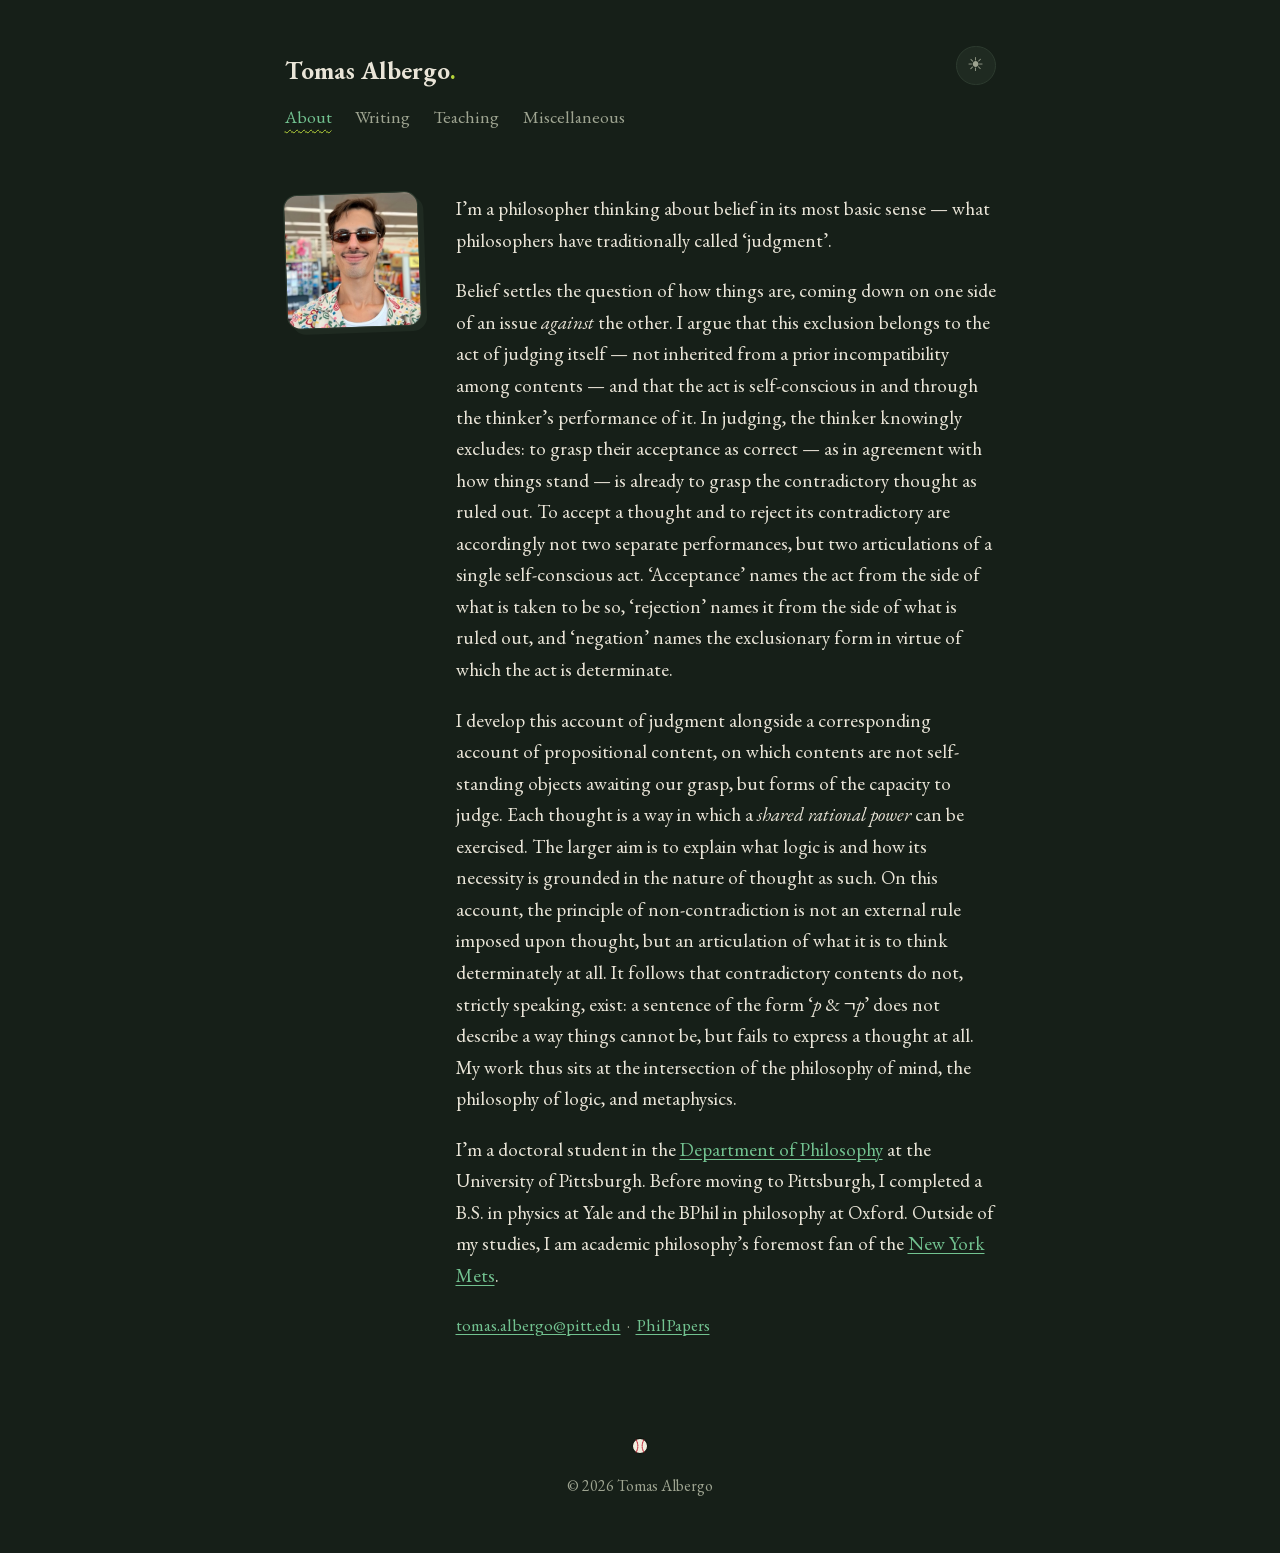
<file: index.html>
<!DOCTYPE html>
<html lang="en">
<head>
  <meta charset="utf-8">
  <meta name="viewport" content="width=device-width, initial-scale=1">
  <title>Tomas Albergo</title>
  <meta name="description" content="Tomas Albergo — philosopher thinking about belief and judgment. Doctoral student in Philosophy at the University of Pittsburgh.">
  <meta property="og:type" content="website">
  <meta property="og:title" content="Tomas Albergo">
  <meta property="og:description" content="Philosopher thinking about belief and judgment. Doctoral student in Philosophy at the University of Pittsburgh.">
  <meta property="og:url" content="https://tomasalbergo.com/">
  <meta property="og:image" content="https://tomasalbergo.com/photo.jpg">
  <meta name="twitter:card" content="summary">
  <meta name="google-site-verification" content="ArDgcw3N_p2uInqVRMdQoOHSDqNxz90BxAihpVG6E00">
  <link rel="icon" href="favicon.svg" type="image/svg+xml">
  <link rel="stylesheet" href="style.css">
  <script src="theme.js"></script>
  <script src="runner.js" defer></script>
</head>
<body>

<header class="site-header">
  <a class="wordmark" href="index.html">Tomas Albergo<span class="dot">.</span></a>
  <nav>
    <a href="index.html" aria-current="page">About</a>
    <a href="writing.html">Writing</a>
    <a href="teaching.html">Teaching</a>
    <a href="miscellaneous.html">Miscellaneous</a>
  </nav>
</header>

<main>
  <section class="intro">
    <!-- photo.jpg is a web-sized copy of TA.jpeg (the full-size original) -->
    <img class="portrait" src="photo.jpg" alt="Photo of Tomas Albergo">

    <div>
      <h1 class="visually-hidden">About</h1>
      <p>
        I’m a philosopher thinking about belief in its most basic
        sense — what philosophers have traditionally called
        ‘judgment’.
      </p>
      <p>
        Belief settles the question of how things are, coming down
        on one side of an issue <em>against</em> the other. I argue
        that this exclusion belongs to the act of judging itself —
        not inherited from a prior incompatibility among contents —
        and that the act is self-conscious in and through the
        thinker’s performance of it. In judging, the thinker
        knowingly excludes: to grasp their acceptance as correct —
        as in agreement with how things stand — is already to grasp
        the contradictory thought as ruled out. To accept a thought
        and to reject its contradictory are accordingly not two
        separate performances, but two articulations of a single
        self-conscious act. ‘Acceptance’ names the act from the side
        of what is taken to be so, ‘rejection’ names it from the
        side of what is ruled out, and ‘negation’ names the
        exclusionary form in virtue of which the act is determinate.
      </p>
      <p>
        I develop this account of judgment alongside a corresponding
        account of propositional content, on which contents are not
        self-standing objects awaiting our grasp, but forms of the
        capacity to judge. Each thought is a way in which a
        <em>shared rational power</em> can be exercised. The larger
        aim is to explain what logic is and how its necessity is
        grounded in the nature of thought as such. On this account,
        the principle of non-contradiction is not an external rule
        imposed upon thought, but an articulation of what it is to
        think determinately at all. It follows that contradictory
        contents do not, strictly speaking, exist: a sentence of the
        form ‘<em>p</em> &amp; ¬<em>p</em>’ does not describe a way things cannot be,
        but fails to express a thought at all. My work thus sits at
        the intersection of the philosophy of mind, the philosophy
        of logic, and metaphysics.
      </p>
      <p>
        I’m a doctoral student in the
        <a href="https://www.philosophy.pitt.edu/">Department of
        Philosophy</a> at the University of Pittsburgh. Before moving
        to Pittsburgh, I completed a B.S. in physics at Yale and the
        BPhil in philosophy at Oxford. Outside of my studies, I am
        academic philosophy’s foremost fan of the
        <a href="https://www.youtube.com/watch?v=Fd4uZqP17Pk&amp;list=RDFd4uZqP17Pk&amp;start_radio=1">New
        York Mets</a>.
      </p>
      <p class="contact-line">
        <a href="mailto:tomas.albergo@pitt.edu">tomas.albergo@pitt.edu</a>
        &nbsp;·&nbsp; <a href="https://philpeople.org/profiles/tomas-anthony-albergo">PhilPapers</a>
      </p>
    </div>
  </section>

</main>

<p class="asterism"><svg class="footer-ball" viewBox="0 0 32 32" aria-hidden="true"><circle cx="16" cy="16" r="13.5"/><path d="M9.2 5.2 A 21 21 0 0 1 9.2 26.8"/><path d="M22.8 5.2 A 21 21 0 0 0 22.8 26.8"/></svg></p>

<footer class="site-footer">
  © 2026 Tomas Albergo
</footer>

</body>
</html>
</file>
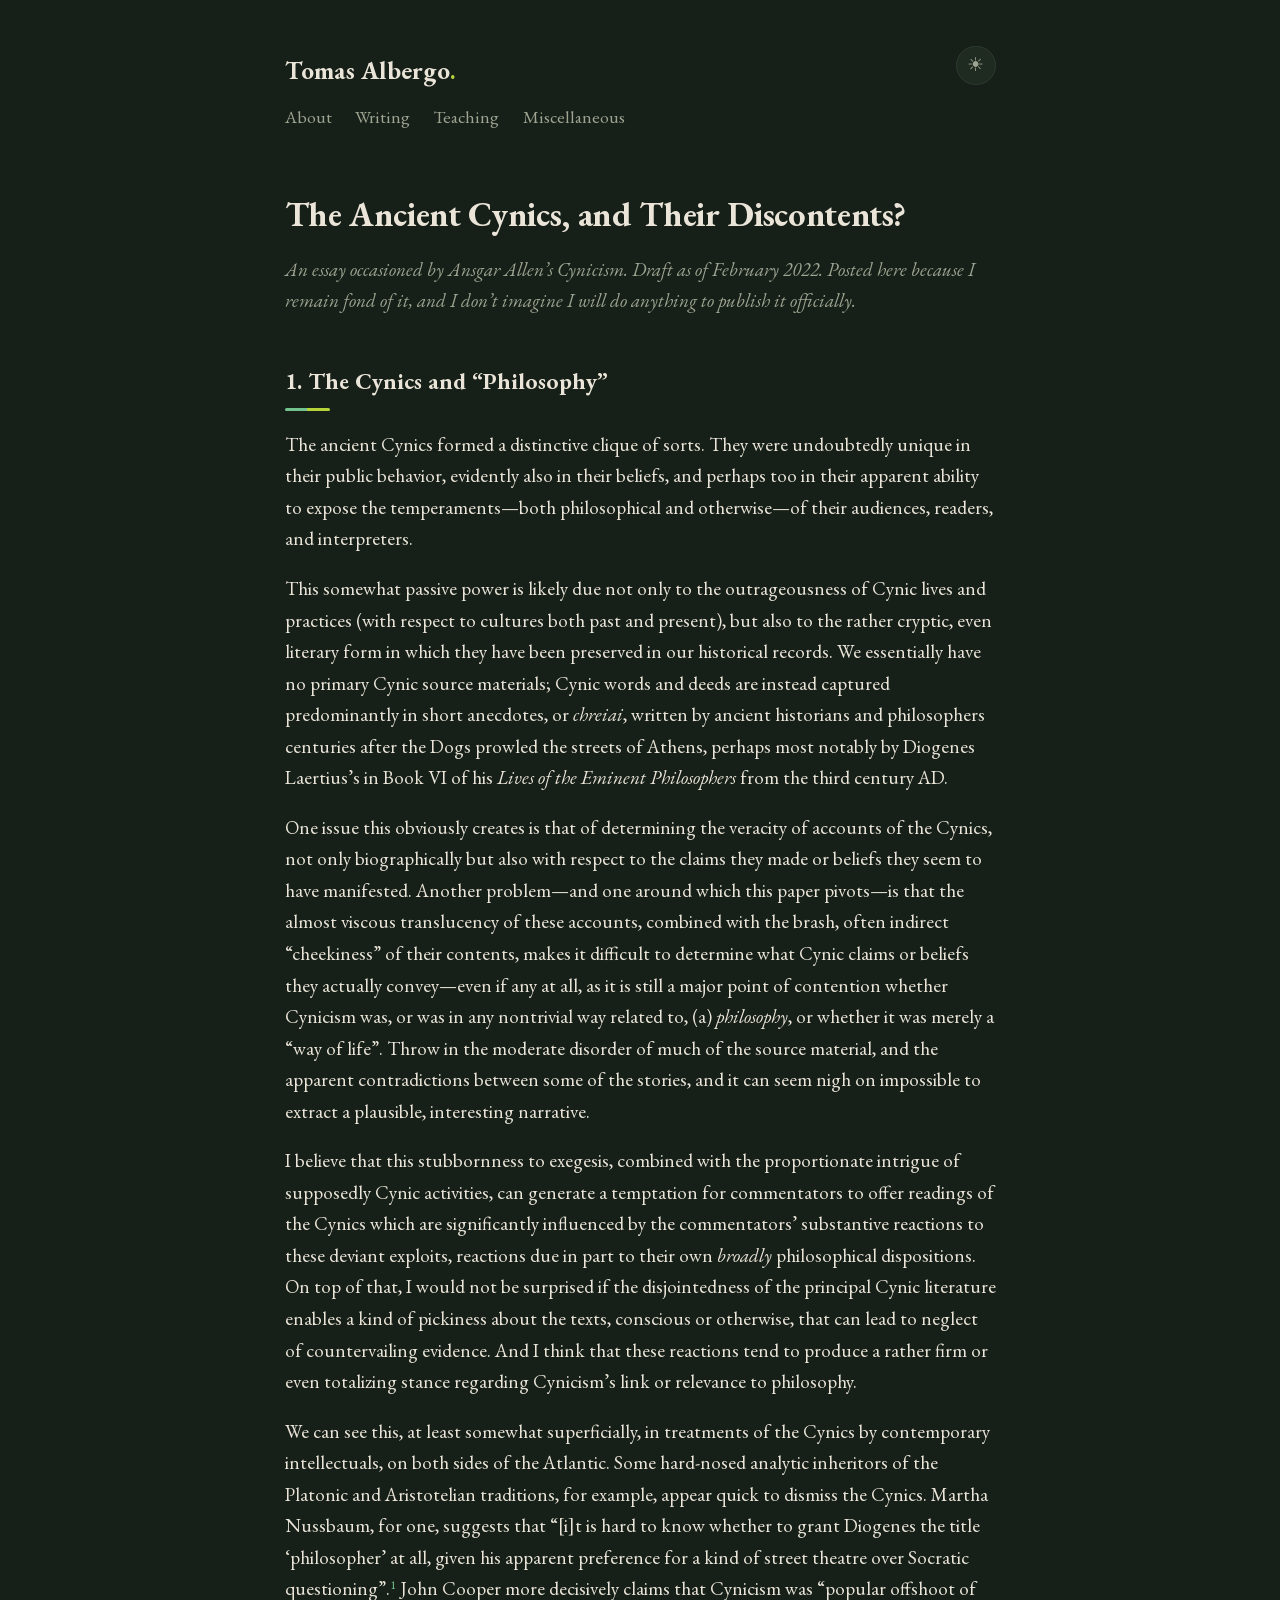
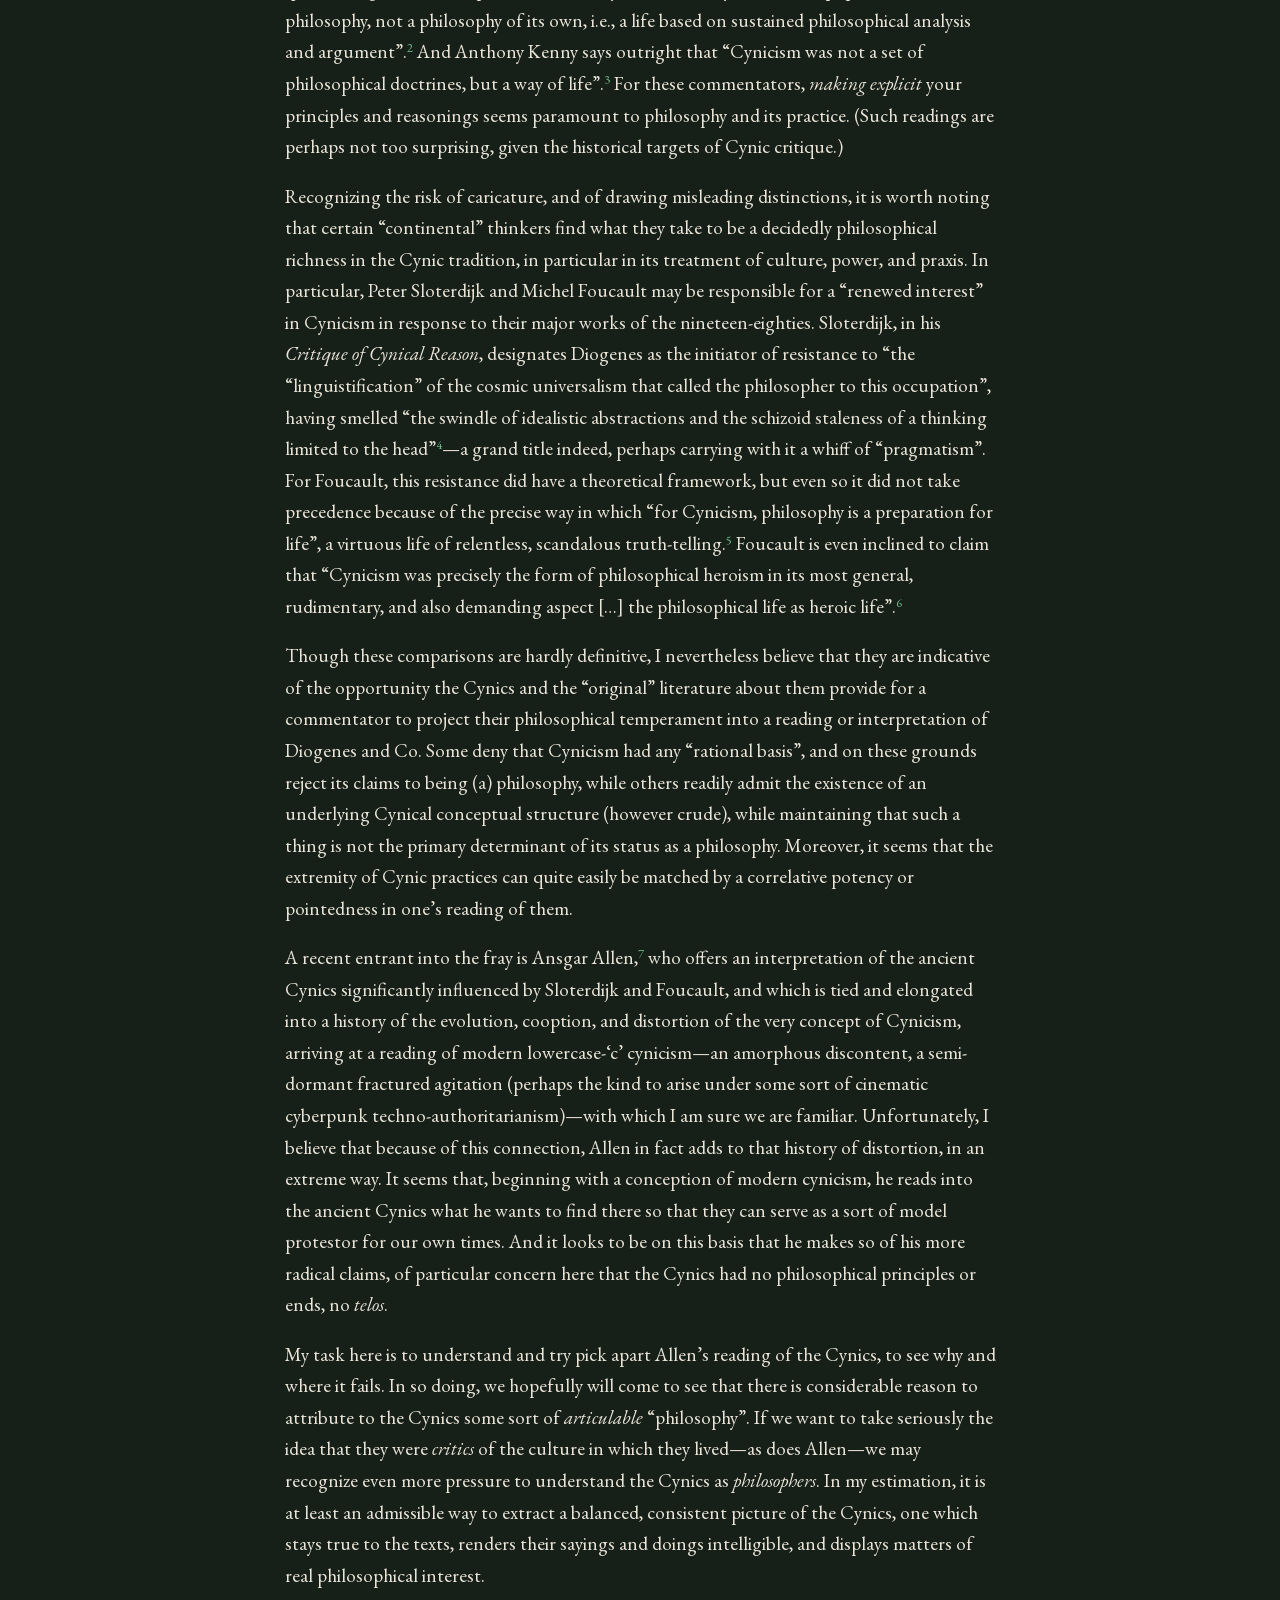
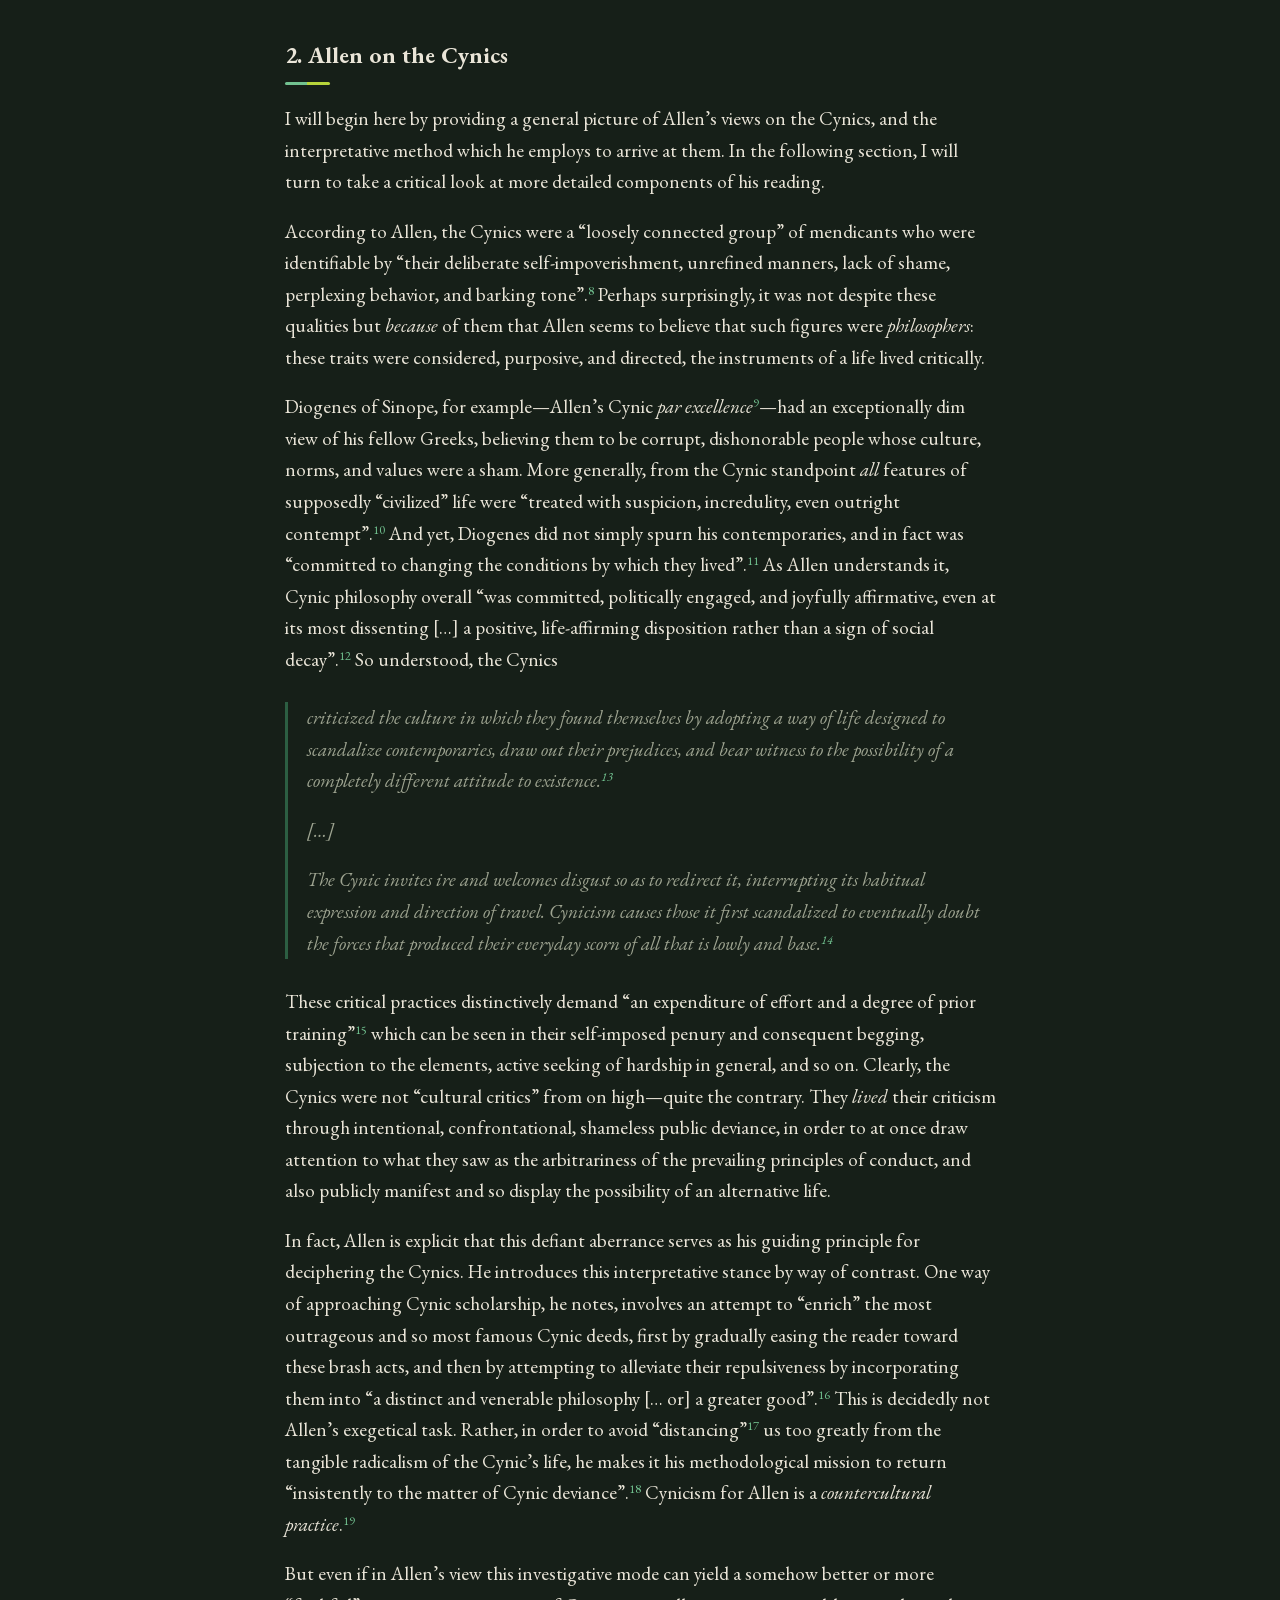
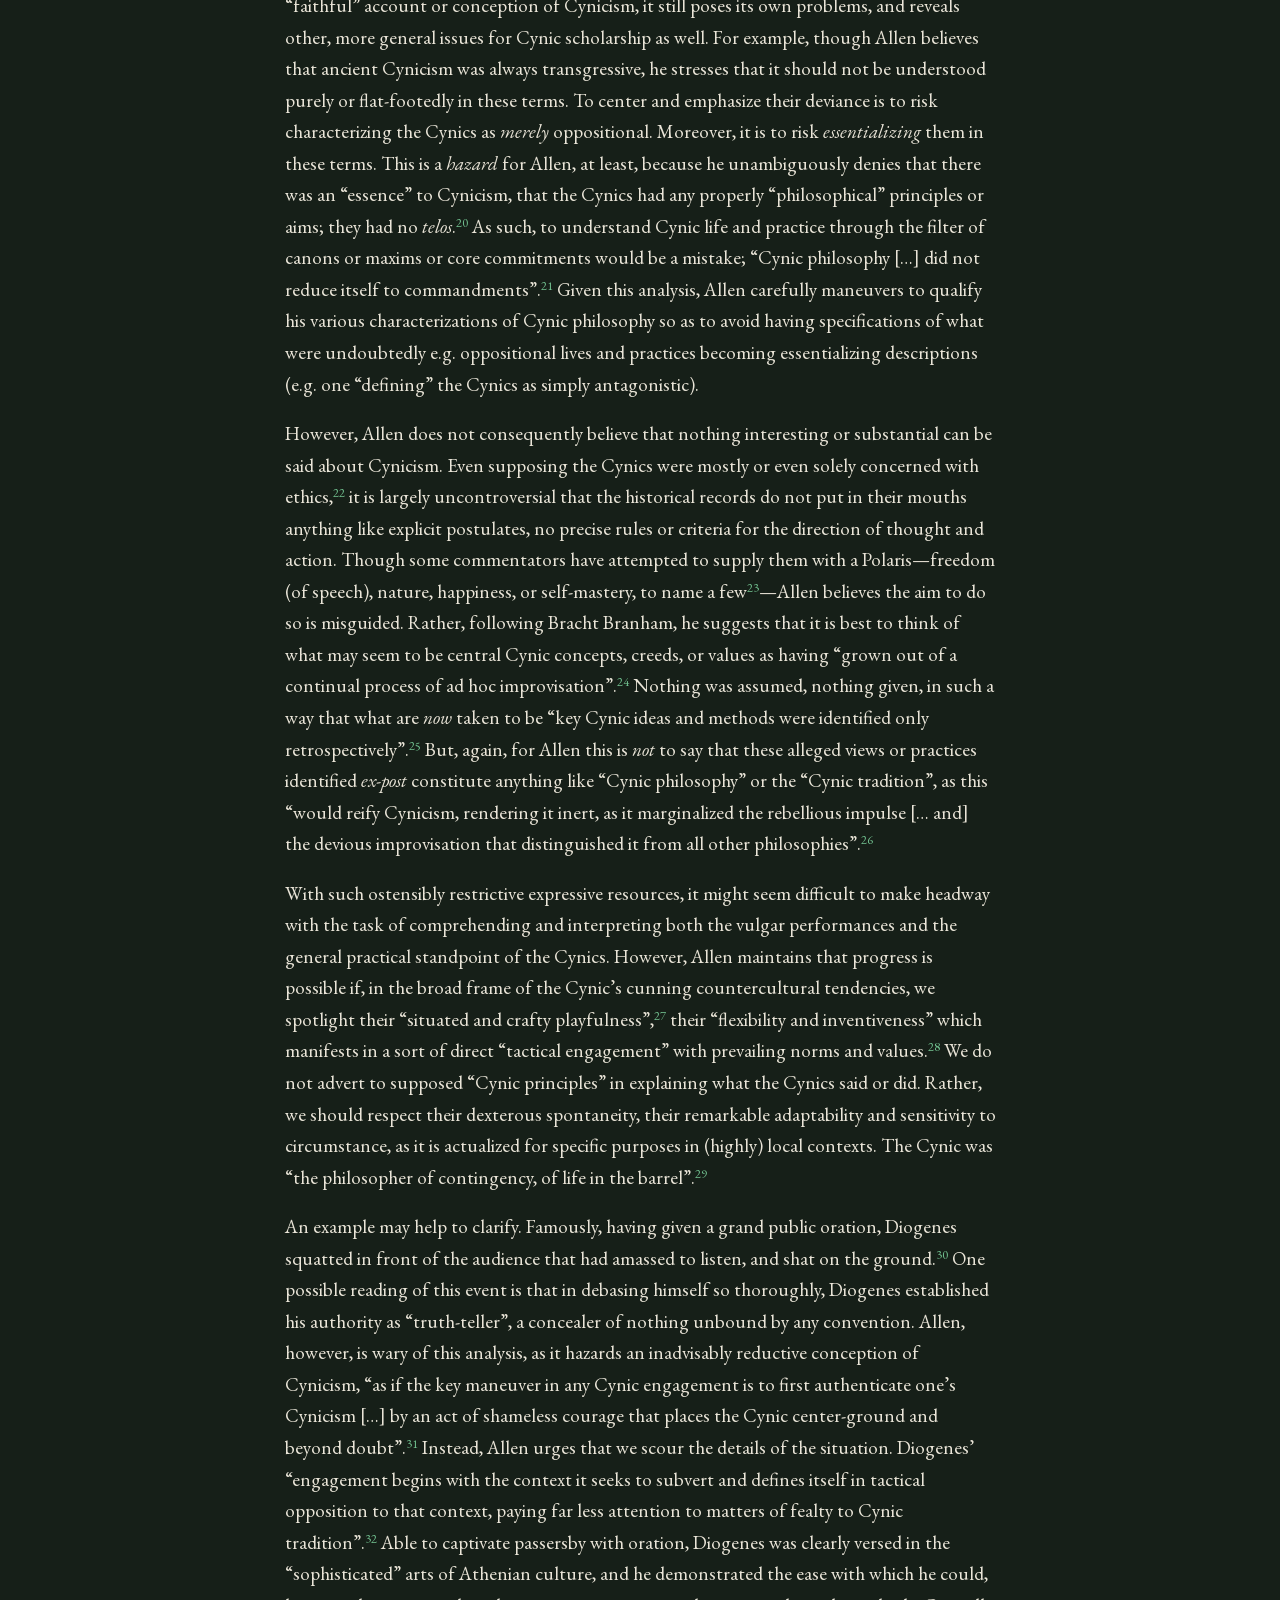
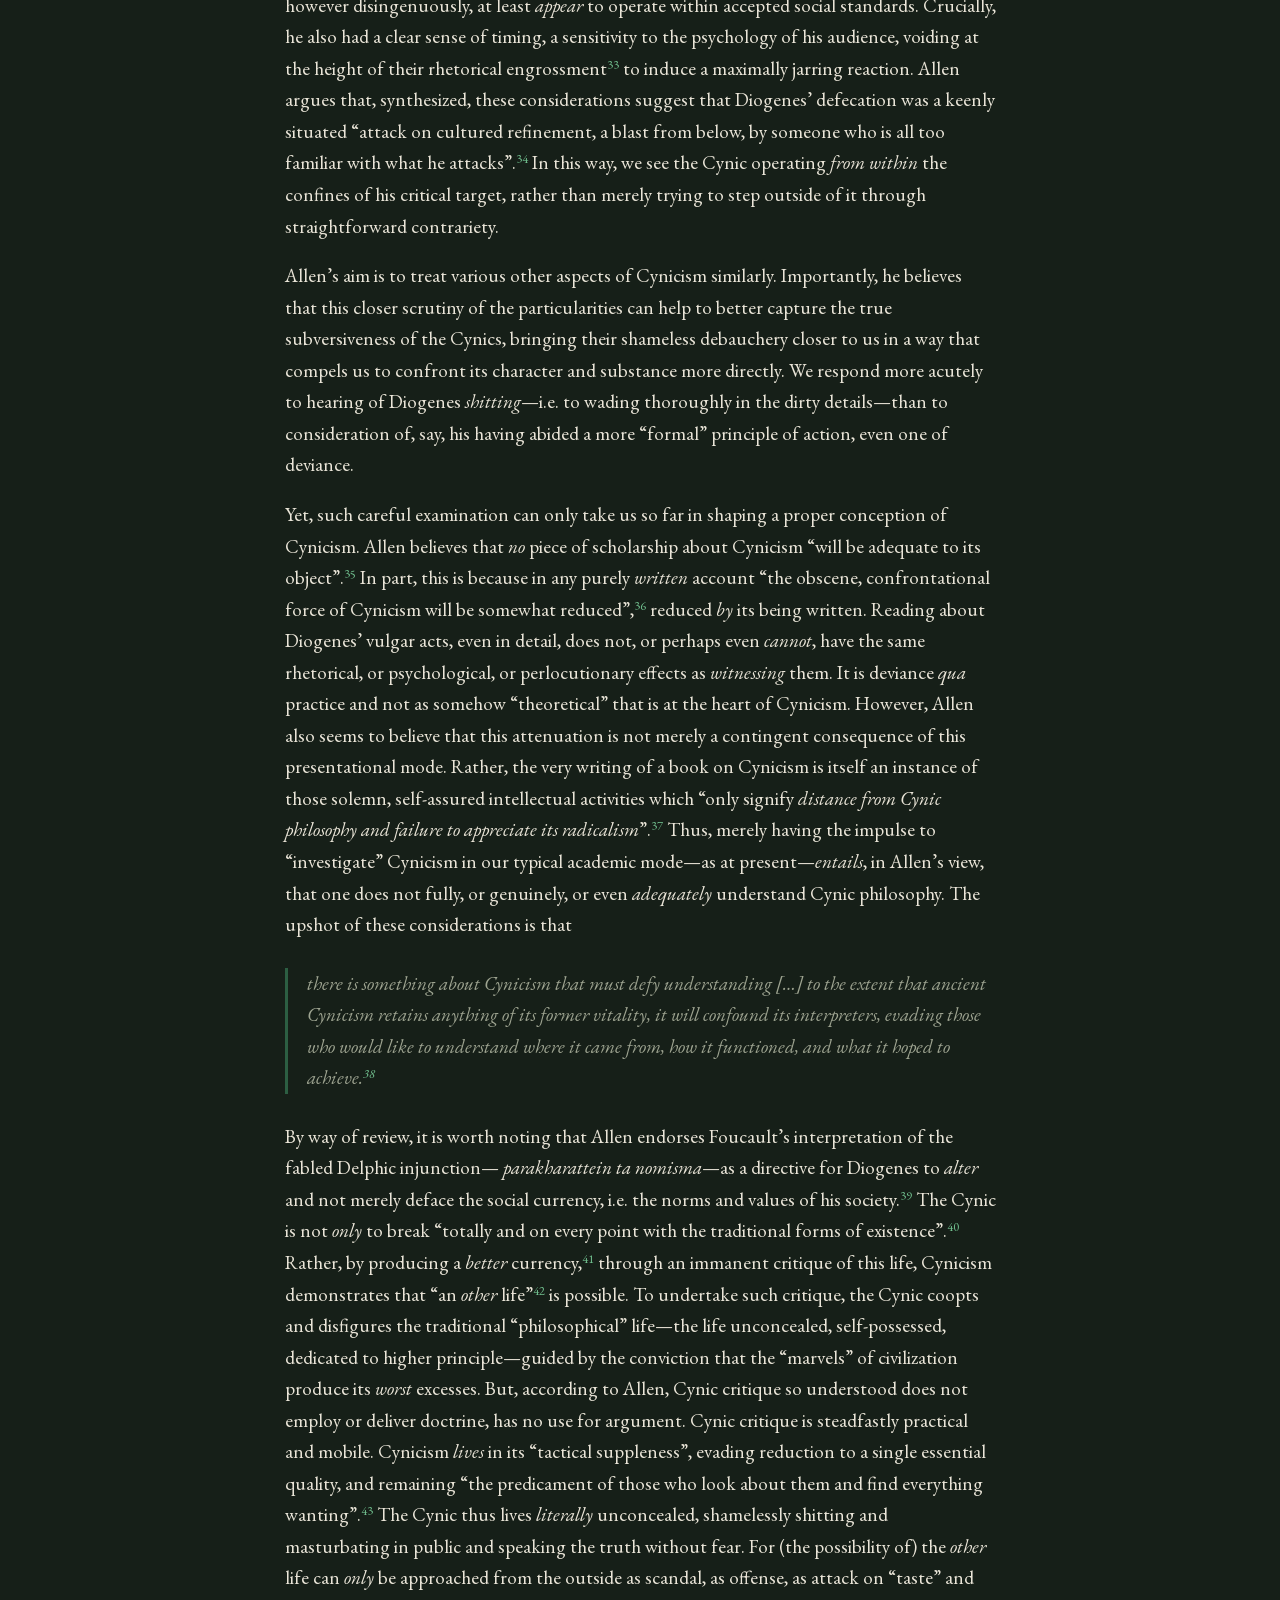
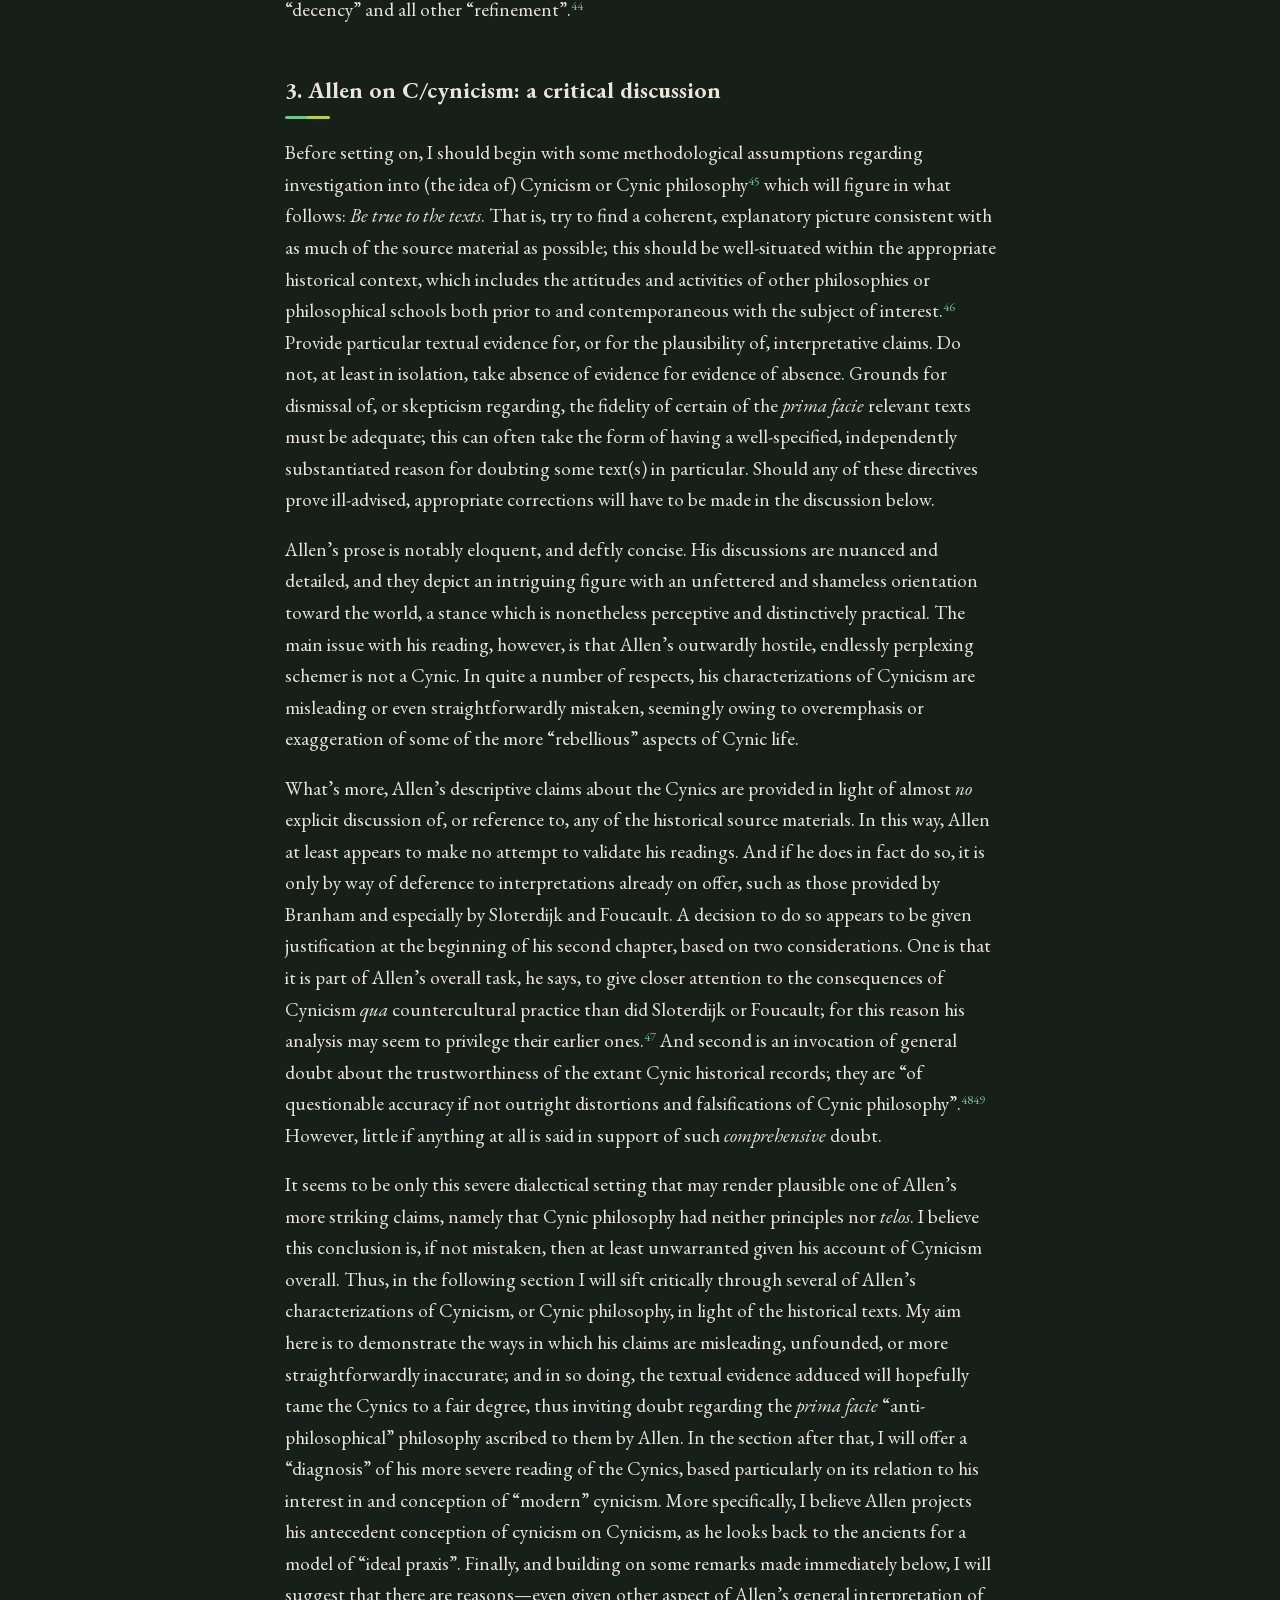
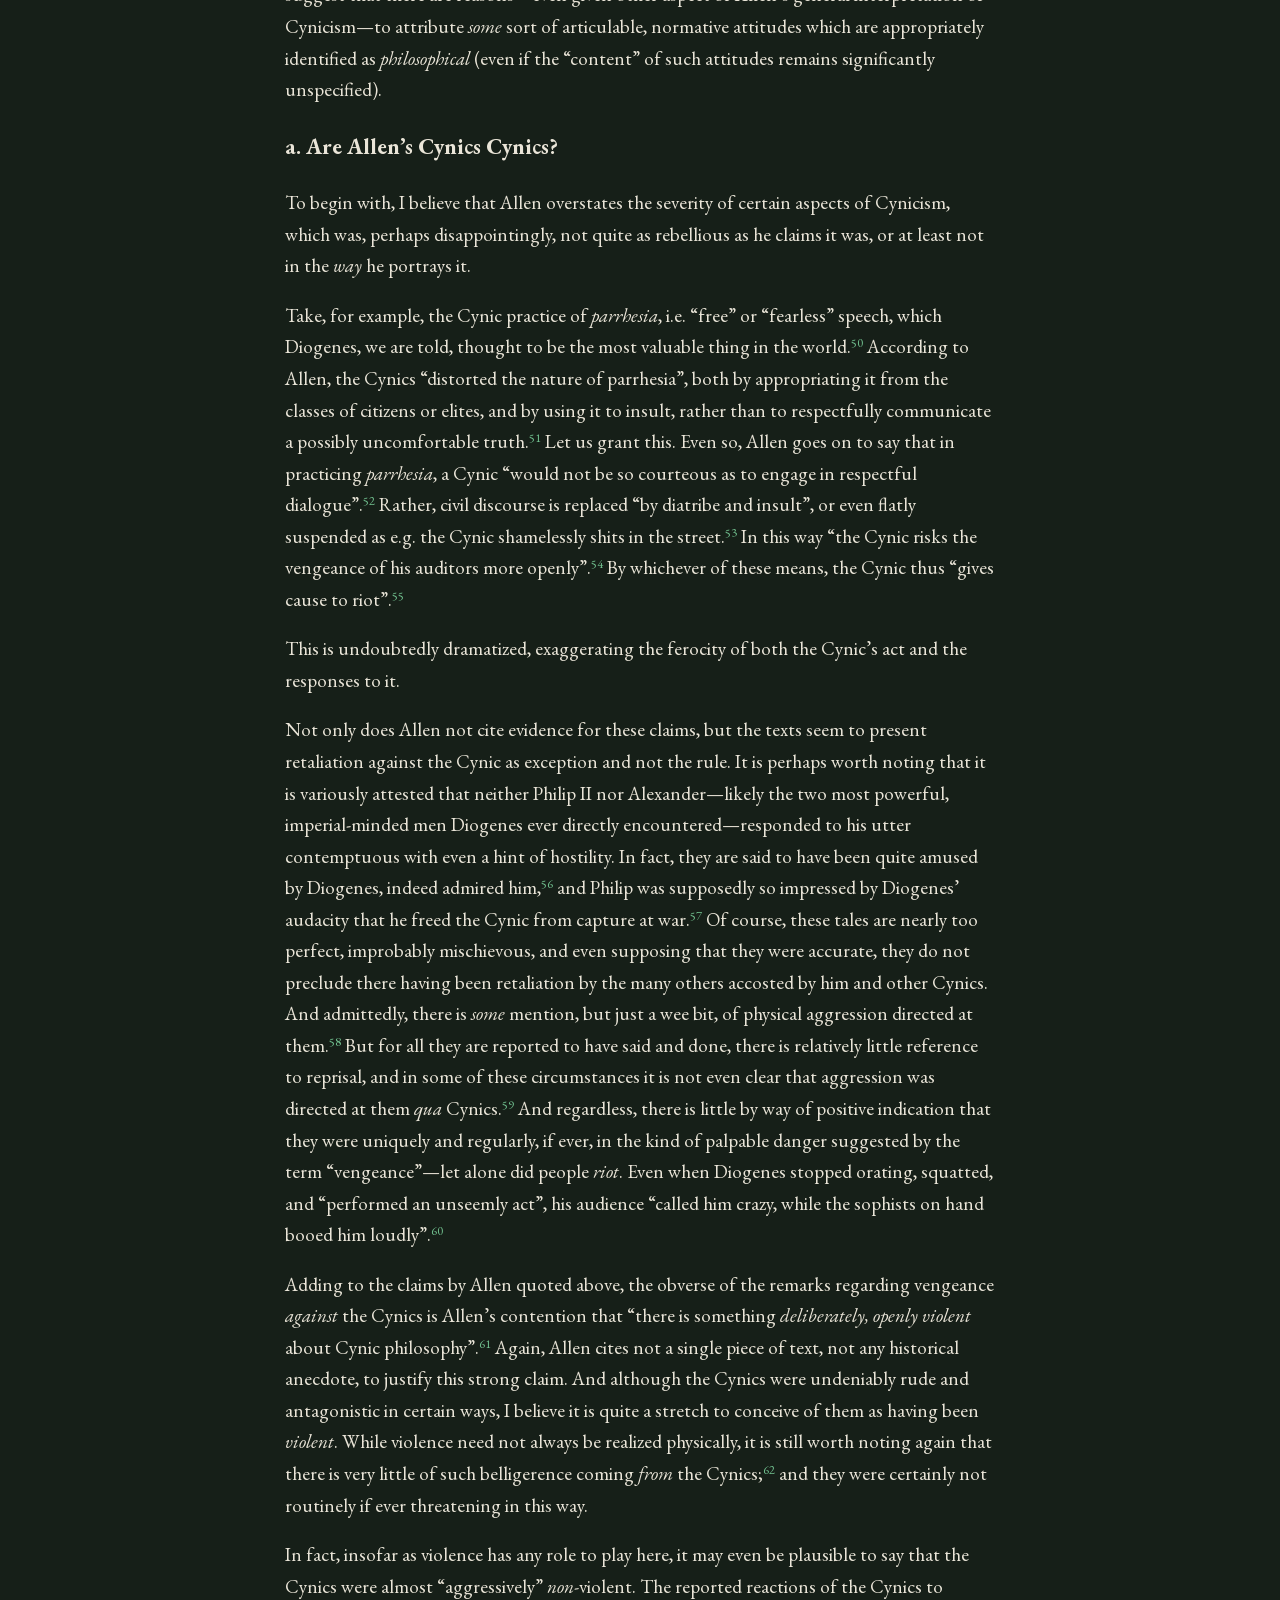
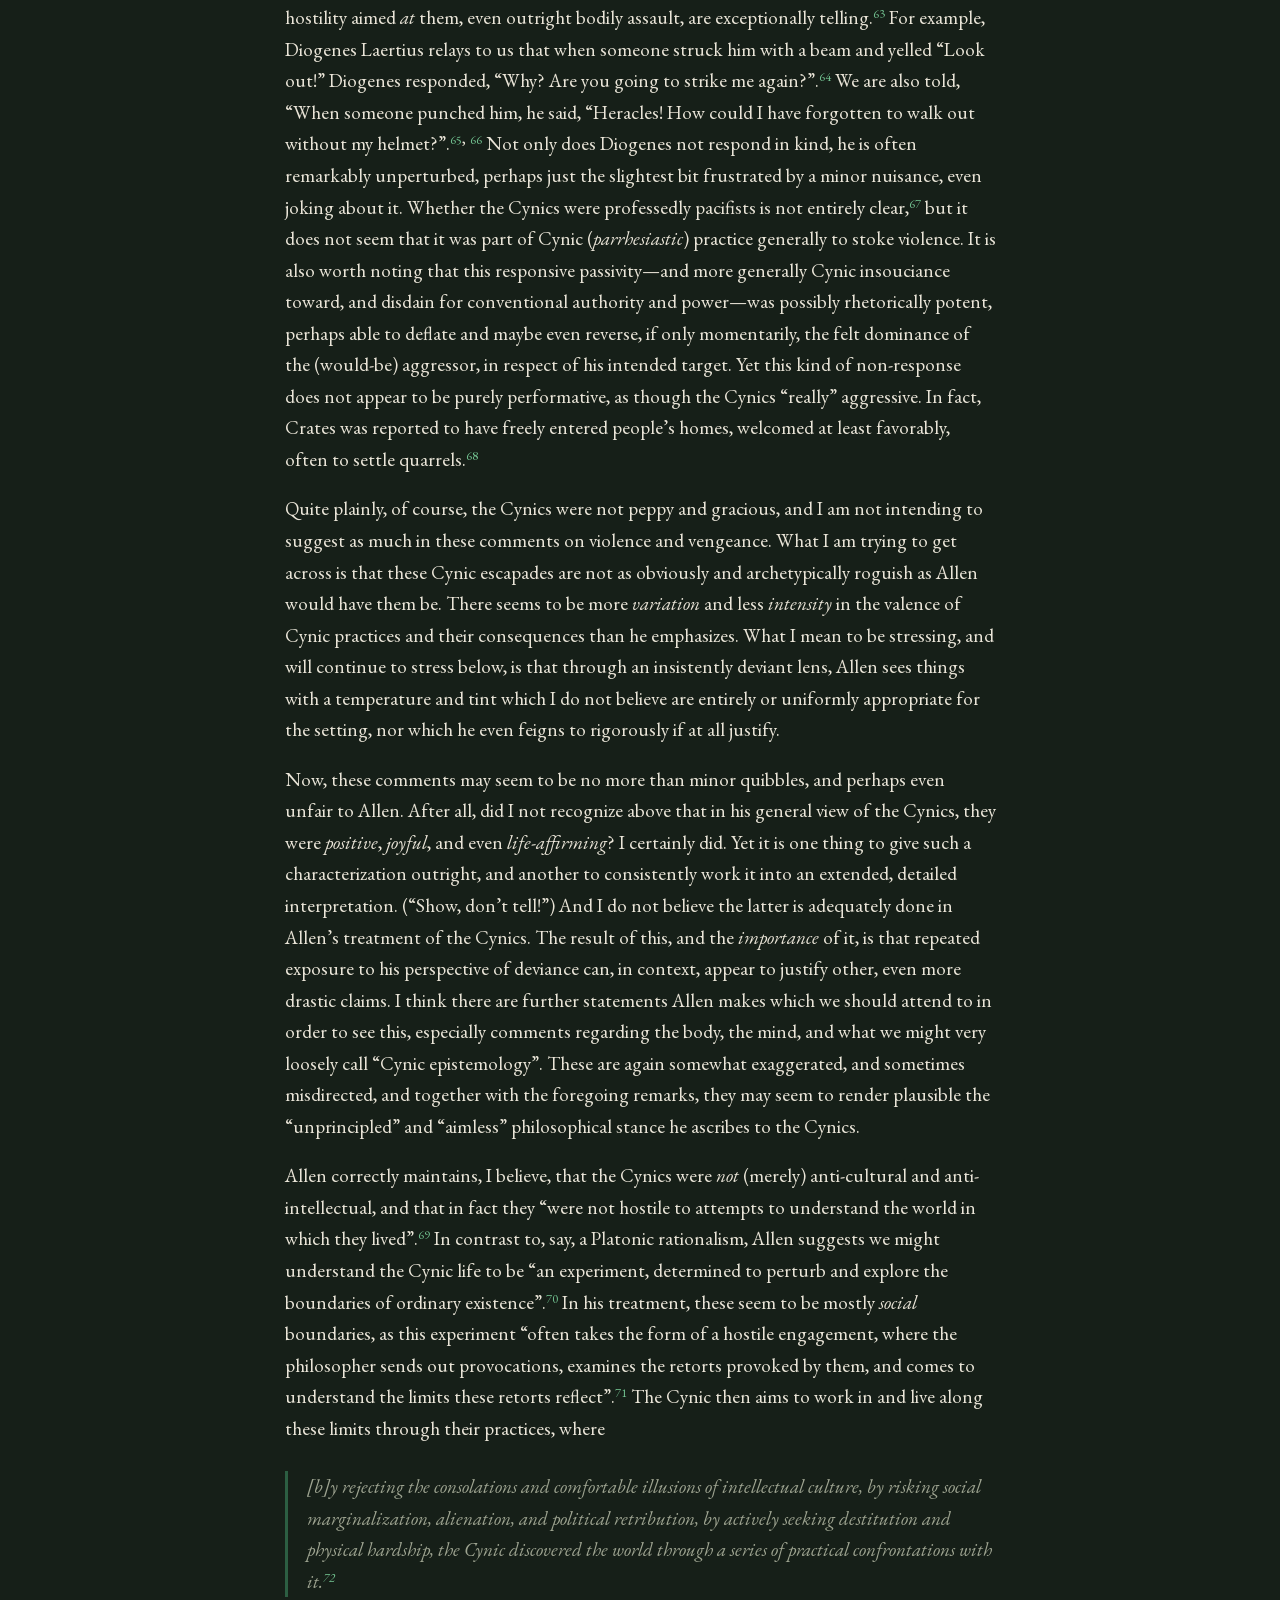
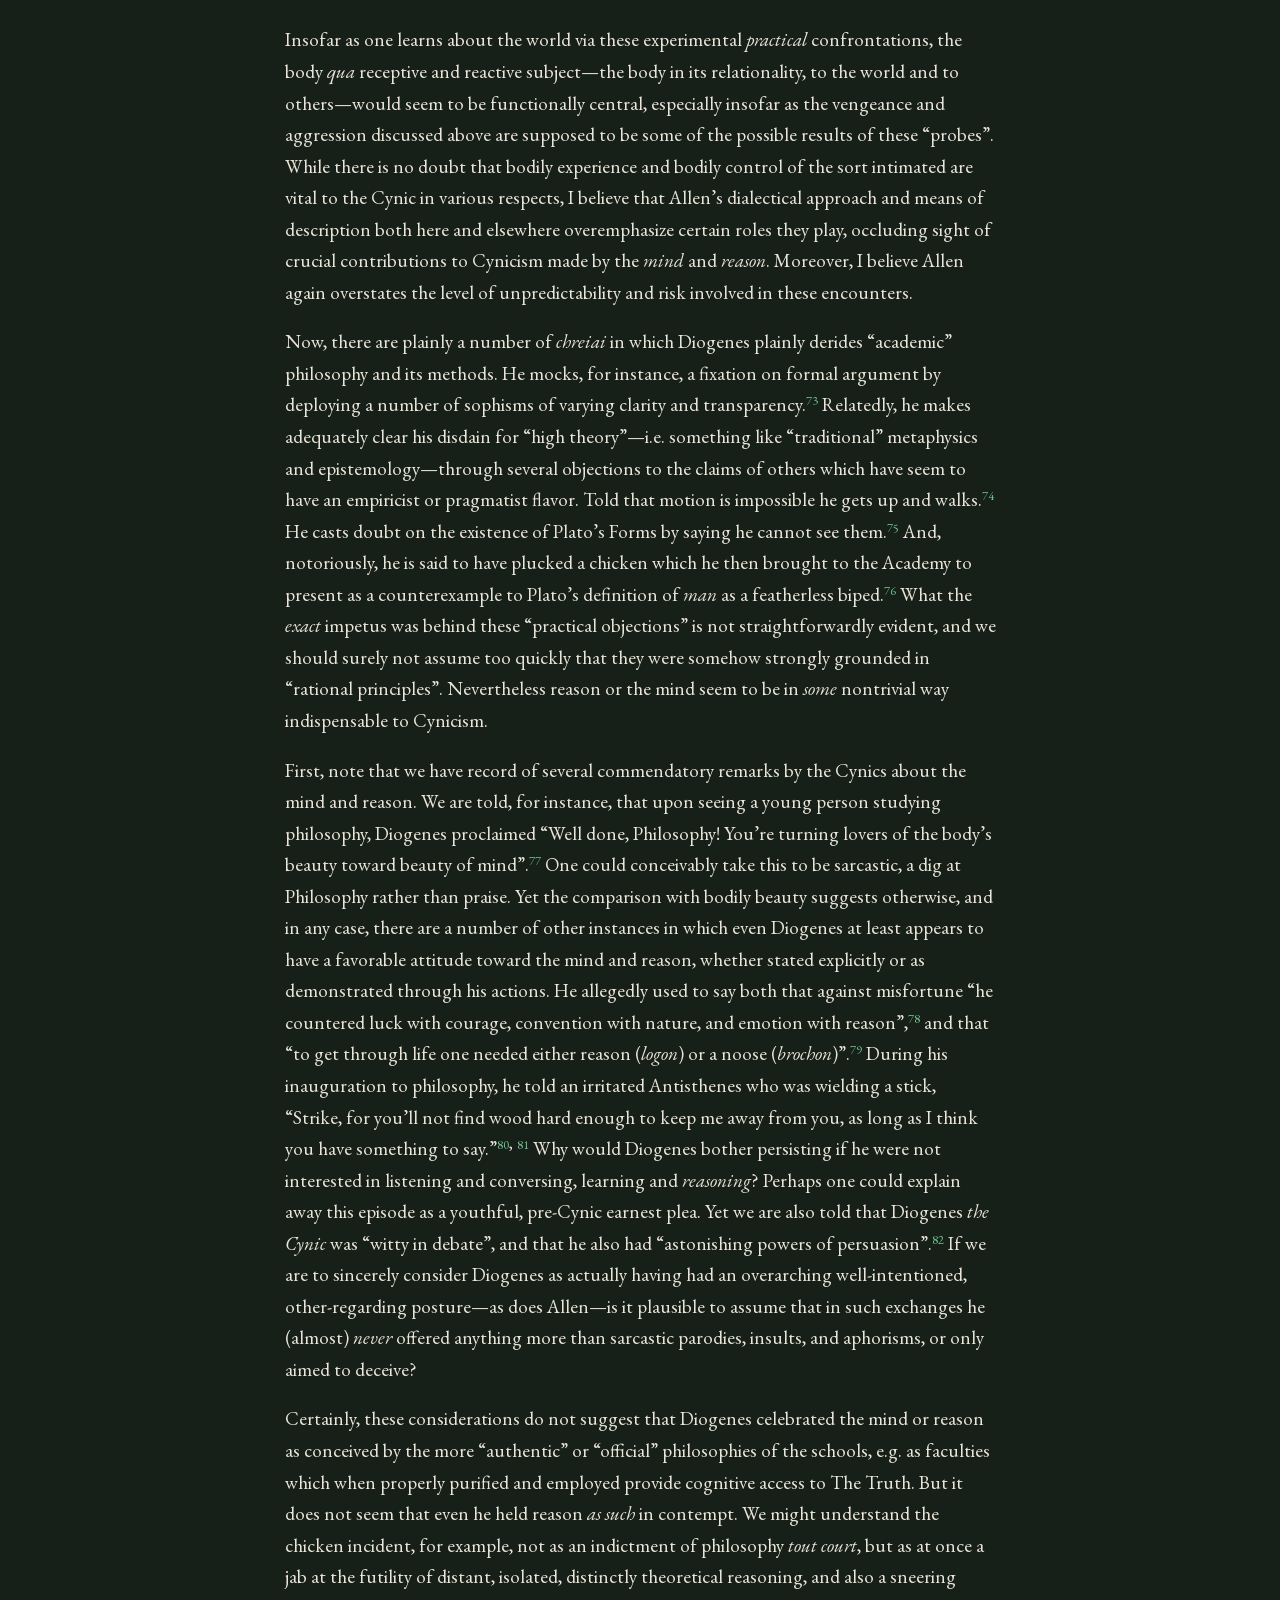
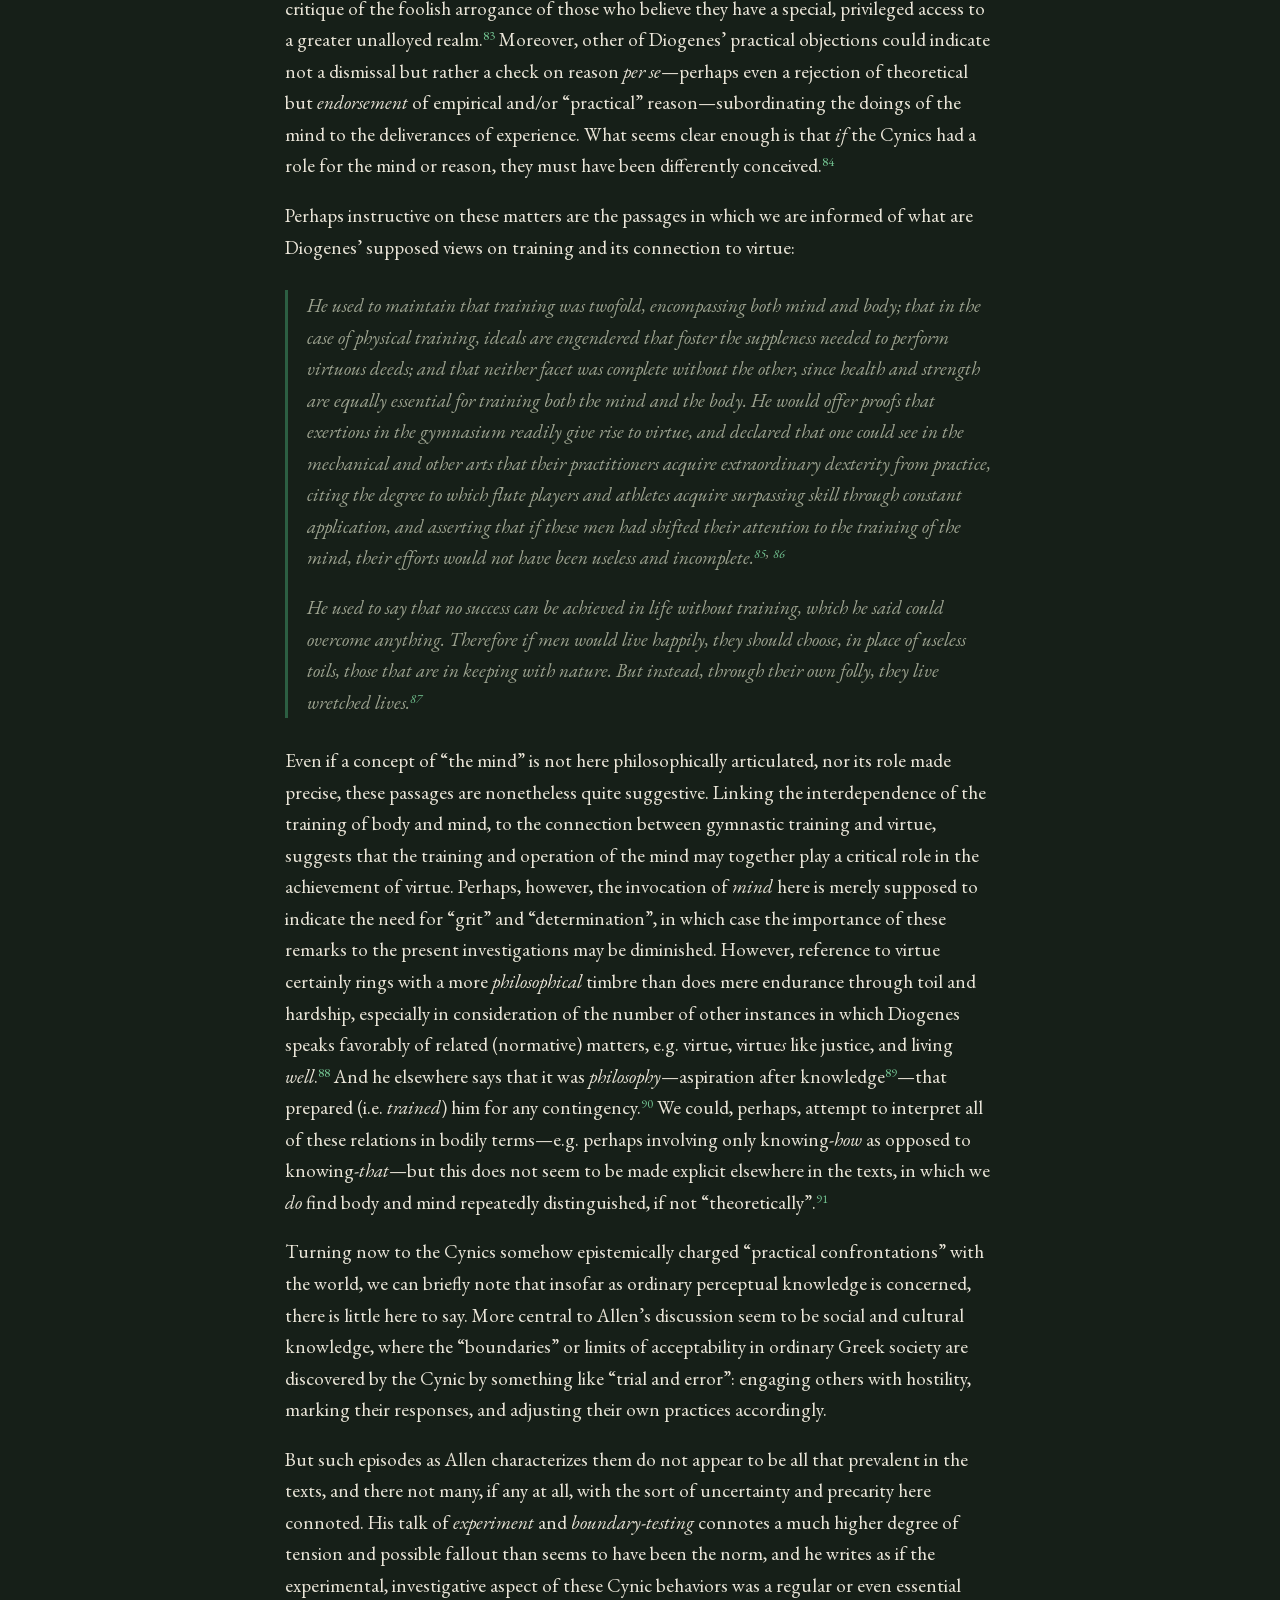
<file: ancient-cynics.html>
<!DOCTYPE html>
<html lang="en">
<head>
  <meta charset="utf-8">
  <meta name="viewport" content="width=device-width, initial-scale=1">
  <title>The Ancient Cynics, and Their Discontents? — Tomas Albergo</title>
  <meta name="description" content="An essay by Tomas Albergo on the ancient Cynics and Ansgar Allen's reading of them: were the Dogs philosophers?">
  <meta property="og:type" content="article">
  <meta property="og:title" content="The Ancient Cynics, and Their Discontents?">
  <meta property="og:description" content="An essay by Tomas Albergo on the ancient Cynics and Ansgar Allen's reading of them: were the Dogs philosophers?">
  <meta property="og:url" content="https://tomasalbergo.com/ancient-cynics.html">
  <meta property="og:image" content="https://tomasalbergo.com/photo.jpg">
  <meta name="twitter:card" content="summary">
  <link rel="icon" href="favicon.svg" type="image/svg+xml">
  <link rel="stylesheet" href="style.css">
  <script src="theme.js"></script>
  <script src="runner.js" defer></script>
  <style>
    /* essay furniture */
    .essay-meta { color: var(--ink-soft); font-style: italic; margin-top: -0.5rem; }
    .essay p { margin: 0 0 1rem; }
    a.footnote-ref { text-decoration: none; font-size: 0.78em; }
    sup { line-height: 0; }
    .divider { text-align: center; color: var(--pop-strong); font-size: 1.1rem; margin: 2.5rem 0; user-select: none; }
    .refs p { font-size: 0.88rem; color: var(--ink-soft); margin: 0 0 0.6rem; }
    .footnotes ol { padding-left: 1.6rem; }
    .footnotes li p { font-size: 0.88rem; color: var(--ink-soft); margin: 0 0 0.6rem; }
    .footnotes li:target { background: var(--paper-raised); border-radius: 4px; }
    a.footnote-back { text-decoration: none; color: var(--accent); }
    .backlink { font-size: 0.95rem; margin-top: 3rem; }
  </style>
</head>
<body>

<header class="site-header">
  <a class="wordmark" href="index.html">Tomas Albergo<span class="dot">.</span></a>
  <nav>
    <a href="index.html">About</a>
    <a href="writing.html">Writing</a>
    <a href="teaching.html">Teaching</a>
    <a href="miscellaneous.html">Miscellaneous</a>
  </nav>
</header>

<main class="essay">
  <h1>The Ancient Cynics, and Their Discontents?</h1>
  <p class="essay-meta">
    An essay occasioned by Ansgar Allen’s <em>Cynicism</em>.
    Draft as of February 2022. Posted here because I remain fond of
    it, and I don’t imagine I will do anything to publish it
    officially.
  </p>

<h2>1. The Cynics and “Philosophy”</h2>
<p>The ancient Cynics formed a distinctive clique of sorts. They were
undoubtedly unique in their public behavior, evidently also in their
beliefs, and perhaps too in their apparent ability to expose the
temperaments—both philosophical and otherwise—of their audiences,
readers, and interpreters.</p>
<p>This somewhat passive power is likely due not only to the
outrageousness of Cynic lives and practices (with respect to cultures
both past and present), but also to the rather cryptic, even literary
form in which they have been preserved in our historical records. We
essentially have no primary Cynic source materials; Cynic words and
deeds are instead captured predominantly in short anecdotes, or
<em>chreiai</em>, written by ancient historians and philosophers
centuries after the Dogs prowled the streets of Athens, perhaps most
notably by Diogenes Laertius’s in Book VI of his <em>Lives of the
Eminent Philosophers</em> from the third century AD.</p>
<p>One issue this obviously creates is that of determining the veracity
of accounts of the Cynics, not only biographically but also with respect
to the claims they made or beliefs they seem to have manifested. Another
problem—and one around which this paper pivots—is that the almost
viscous translucency of these accounts, combined with the brash, often
indirect “cheekiness” of their contents, makes it difficult to determine
what Cynic claims or beliefs they actually convey—even if any at all, as
it is still a major point of contention whether Cynicism was, or was in
any nontrivial way related to, (a) <em>philosophy</em>, or whether it
was merely a “way of life”. Throw in the moderate disorder of much of
the source material, and the apparent contradictions between some of the
stories, and it can seem nigh on impossible to extract a plausible,
interesting narrative.</p>
<p>I believe that this stubbornness to exegesis, combined with the
proportionate intrigue of supposedly Cynic activities, can generate a
temptation for commentators to offer readings of the Cynics which are
significantly influenced by the commentators’ substantive reactions to
these deviant exploits, reactions due in part to their own
<em>broadly</em> philosophical dispositions. On top of that, I would not
be surprised if the disjointedness of the principal Cynic literature
enables a kind of pickiness about the texts, conscious or otherwise,
that can lead to neglect of countervailing evidence. And I think that
these reactions tend to produce a rather firm or even totalizing stance
regarding Cynicism’s link or relevance to philosophy.</p>
<p>We can see this, at least somewhat superficially, in treatments of
the Cynics by contemporary intellectuals, on both sides of the Atlantic.
Some hard-nosed analytic inheritors of the Platonic and Aristotelian
traditions, for example, appear quick to dismiss the Cynics. Martha
Nussbaum, for one, suggests that “[i]t is hard to know whether to grant
Diogenes the title ‘philosopher’ at all, given his apparent preference
for a kind of street theatre over Socratic questioning”.<a href="#fn1"
class="footnote-ref" id="fnref1" role="doc-noteref"><sup>1</sup></a>
John Cooper more decisively claims that Cynicism was “popular offshoot
of philosophy, not a philosophy of its own, i.e., a life based on
sustained philosophical analysis and argument”.<a href="#fn2"
class="footnote-ref" id="fnref2" role="doc-noteref"><sup>2</sup></a> And
Anthony Kenny says outright that “Cynicism was not a set of
philosophical doctrines, but a way of life”.<a href="#fn3"
class="footnote-ref" id="fnref3" role="doc-noteref"><sup>3</sup></a> For
these commentators, <em>making explicit</em> your principles and
reasonings seems paramount to philosophy and its practice. (Such
readings are perhaps not too surprising, given the historical targets of
Cynic critique.)</p>
<p>Recognizing the risk of caricature, and of drawing misleading
distinctions, it is worth noting that certain “continental” thinkers
find what they take to be a decidedly philosophical richness in the
Cynic tradition, in particular in its treatment of culture, power, and
praxis. In particular, Peter Sloterdijk and Michel Foucault may be
responsible for a “renewed interest” in Cynicism in response to their
major works of the nineteen-eighties. Sloterdijk, in his <em>Critique of
Cynical Reason</em>, designates Diogenes as the initiator of resistance
to “the “linguistification” of the cosmic universalism that called the
philosopher to this occupation”, having smelled “the swindle of
idealistic abstractions and the schizoid staleness of a thinking limited
to the head”<a href="#fn4" class="footnote-ref" id="fnref4"
role="doc-noteref"><sup>4</sup></a>—a grand title indeed, perhaps
carrying with it a whiff of “pragmatism”. For Foucault, this resistance
did have a theoretical framework, but even so it did not take precedence
because of the precise way in which “for Cynicism, philosophy is a
preparation for life”, a virtuous life of relentless, scandalous
truth-telling.<a href="#fn5" class="footnote-ref" id="fnref5"
role="doc-noteref"><sup>5</sup></a> Foucault is even inclined to claim
that “Cynicism was precisely the form of philosophical heroism in its
most general, rudimentary, and also demanding aspect […] the
philosophical life as heroic life”.<a href="#fn6" class="footnote-ref"
id="fnref6" role="doc-noteref"><sup>6</sup></a></p>
<p>Though these comparisons are hardly definitive, I nevertheless
believe that they are indicative of the opportunity the Cynics and the
“original” literature about them provide for a commentator to project
their philosophical temperament into a reading or interpretation of
Diogenes and Co. Some deny that Cynicism had any “rational basis”, and
on these grounds reject its claims to being (a) philosophy, while others
readily admit the existence of an underlying Cynical conceptual
structure (however crude), while maintaining that such a thing is not
the primary determinant of its status as a philosophy. Moreover, it
seems that the extremity of Cynic practices can quite easily be matched
by a correlative potency or pointedness in one’s reading of them.</p>
<p>A recent entrant into the fray is Ansgar Allen,<a href="#fn7"
class="footnote-ref" id="fnref7" role="doc-noteref"><sup>7</sup></a> who
offers an interpretation of the ancient Cynics significantly influenced
by Sloterdijk and Foucault, and which is tied and elongated into a
history of the evolution, cooption, and distortion of the very concept
of Cynicism, arriving at a reading of modern lowercase-‘c’ cynicism—an
amorphous discontent, a semi-dormant fractured agitation (perhaps the
kind to arise under some sort of cinematic cyberpunk
techno-authoritarianism)—with which I am sure we are familiar.
Unfortunately, I believe that because of this connection, Allen in fact
adds to that history of distortion, in an extreme way. It seems that,
beginning with a conception of modern cynicism, he reads into the
ancient Cynics what he wants to find there so that they can serve as a
sort of model protestor for our own times. And it looks to be on this
basis that he makes so of his more radical claims, of particular concern
here that the Cynics had no philosophical principles or ends, no
<em>telos</em>.</p>
<p>My task here is to understand and try pick apart Allen’s reading of
the Cynics, to see why and where it fails. In so doing, we hopefully
will come to see that there is considerable reason to attribute to the
Cynics some sort of <em>articulable</em> “philosophy”. If we want to
take seriously the idea that they were <em>critics</em> of the culture
in which they lived—as does Allen—we may recognize even more pressure to
understand the Cynics as <em>philosophers</em>. In my estimation, it is
at least an admissible way to extract a balanced, consistent picture of
the Cynics, one which stays true to the texts, renders their sayings and
doings intelligible, and displays matters of real philosophical
interest.</p>
<h2>2. Allen on the Cynics</h2>
<p>I will begin here by providing a general picture of Allen’s views on
the Cynics, and the interpretative method which he employs to arrive at
them. In the following section, I will turn to take a critical look at
more detailed components of his reading.</p>
<p>According to Allen, the Cynics were a “loosely connected group” of
mendicants who were identifiable by “their deliberate
self-impoverishment, unrefined manners, lack of shame, perplexing
behavior, and barking tone”.<a href="#fn8" class="footnote-ref"
id="fnref8" role="doc-noteref"><sup>8</sup></a> Perhaps surprisingly, it
was not despite these qualities but <em>because</em> of them that Allen
seems to believe that such figures were <em>philosophers</em>: these
traits were considered, purposive, and directed, the instruments of a
life lived critically.</p>
<p>Diogenes of Sinope, for example—Allen’s Cynic <em>par
excellence</em><a href="#fn9" class="footnote-ref" id="fnref9"
role="doc-noteref"><sup>9</sup></a>—had an exceptionally dim view of his
fellow Greeks, believing them to be corrupt, dishonorable people whose
culture, norms, and values were a sham. More generally, from the Cynic
standpoint <em>all</em> features of supposedly “civilized” life were
“treated with suspicion, incredulity, even outright contempt”.<a
href="#fn10" class="footnote-ref" id="fnref10"
role="doc-noteref"><sup>10</sup></a> And yet, Diogenes did not simply
spurn his contemporaries, and in fact was “committed to changing the
conditions by which they lived”.<a href="#fn11" class="footnote-ref"
id="fnref11" role="doc-noteref"><sup>11</sup></a> As Allen understands
it, Cynic philosophy overall “was committed, politically engaged, and
joyfully affirmative, even at its most dissenting […] a positive,
life-affirming disposition rather than a sign of social decay”.<a
href="#fn12" class="footnote-ref" id="fnref12"
role="doc-noteref"><sup>12</sup></a> So understood, the Cynics</p>
<blockquote>
<p><em>criticized the culture</em> in which they found themselves <em>by
adopting a way of life designed to scandalize contemporaries</em>, draw
out their prejudices, and bear witness to the possibility of a
completely different attitude to existence.<a href="#fn13"
class="footnote-ref" id="fnref13"
role="doc-noteref"><sup>13</sup></a></p>
<p>[…]</p>
<p>The Cynic <em>invites ire and welcomes disgust so as to redirect
it</em>, interrupting its habitual expression and direction of travel.
Cynicism causes those it first scandalized to eventually <em>doubt the
forces that produced their everyday scorn</em> of all that is lowly and
base.<a href="#fn14" class="footnote-ref" id="fnref14"
role="doc-noteref"><sup>14</sup></a></p>
</blockquote>
<p>These critical practices distinctively demand “an expenditure of
effort and a degree of prior training”<a href="#fn15"
class="footnote-ref" id="fnref15" role="doc-noteref"><sup>15</sup></a>
which can be seen in their self-imposed penury and consequent begging,
subjection to the elements, active seeking of hardship in general, and
so on. Clearly, the Cynics were not “cultural critics” from on
high—quite the contrary. They <em>lived</em> their criticism through
intentional, confrontational, shameless public deviance, in order to at
once draw attention to what they saw as the arbitrariness of the
prevailing principles of conduct, and also publicly manifest and so
display the possibility of an alternative life.</p>
<p>In fact, Allen is explicit that this defiant aberrance serves as his
guiding principle for deciphering the Cynics. He introduces this
interpretative stance by way of contrast. One way of approaching Cynic
scholarship, he notes, involves an attempt to “enrich” the most
outrageous and so most famous Cynic deeds, first by gradually easing the
reader toward these brash acts, and then by attempting to alleviate
their repulsiveness by incorporating them into “a distinct and venerable
philosophy [… or] a greater good”.<a href="#fn16" class="footnote-ref"
id="fnref16" role="doc-noteref"><sup>16</sup></a> This is decidedly not
Allen’s exegetical task. Rather, in order to avoid “distancing”<a
href="#fn17" class="footnote-ref" id="fnref17"
role="doc-noteref"><sup>17</sup></a> us too greatly from the tangible
radicalism of the Cynic’s life, he makes it his methodological mission
to return “insistently to the matter of Cynic deviance”.<a href="#fn18"
class="footnote-ref" id="fnref18" role="doc-noteref"><sup>18</sup></a>
Cynicism for Allen is a <em>countercultural practice</em>.<a
href="#fn19" class="footnote-ref" id="fnref19"
role="doc-noteref"><sup>19</sup></a></p>
<p>But even if in Allen’s view this investigative mode can yield a
somehow better or more “faithful” account or conception of Cynicism, it
still poses its own problems, and reveals other, more general issues for
Cynic scholarship as well. For example, though Allen believes that
ancient Cynicism was always transgressive, he stresses that it should
not be understood purely or flat-footedly in these terms. To center and
emphasize their deviance is to risk characterizing the Cynics as
<em>merely</em> oppositional. Moreover, it is to risk
<em>essentializing</em> them in these terms. This is a <em>hazard</em>
for Allen, at least, because he unambiguously denies that there was an
“essence” to Cynicism, that the Cynics had any properly “philosophical”
principles or aims; they had no <em>telos</em>.<a href="#fn20"
class="footnote-ref" id="fnref20" role="doc-noteref"><sup>20</sup></a>
As such, to understand Cynic life and practice through the filter of
canons or maxims or core commitments would be a mistake; “Cynic
philosophy […] did not reduce itself to commandments”.<a href="#fn21"
class="footnote-ref" id="fnref21" role="doc-noteref"><sup>21</sup></a>
Given this analysis, Allen carefully maneuvers to qualify his various
characterizations of Cynic philosophy so as to avoid having
specifications of what were undoubtedly e.g. oppositional lives and
practices becoming essentializing descriptions (e.g. one “defining” the
Cynics as simply antagonistic).</p>
<p>However, Allen does not consequently believe that nothing interesting
or substantial can be said about Cynicism. Even supposing the Cynics
were mostly or even solely concerned with ethics,<a href="#fn22"
class="footnote-ref" id="fnref22" role="doc-noteref"><sup>22</sup></a>
it is largely uncontroversial that the historical records do not put in
their mouths anything like explicit postulates, no precise rules or
criteria for the direction of thought and action. Though some
commentators have attempted to supply them with a Polaris—freedom (of
speech), nature, happiness, or self-mastery, to name a few<a
href="#fn23" class="footnote-ref" id="fnref23"
role="doc-noteref"><sup>23</sup></a>—Allen believes the aim to do so is
misguided. Rather, following Bracht Branham, he suggests that it is best
to think of what may seem to be central Cynic concepts, creeds, or
values as having “grown out of a continual process of ad hoc
improvisation”.<a href="#fn24" class="footnote-ref" id="fnref24"
role="doc-noteref"><sup>24</sup></a> Nothing was assumed, nothing given,
in such a way that what are <em>now</em> taken to be “key Cynic ideas
and methods were identified only retrospectively”.<a href="#fn25"
class="footnote-ref" id="fnref25" role="doc-noteref"><sup>25</sup></a>
But, again, for Allen this is <em>not</em> to say that these alleged
views or practices identified <em>ex-post</em> constitute anything like
“Cynic philosophy” or the “Cynic tradition”, as this “would reify
Cynicism, rendering it inert, as it marginalized the rebellious impulse
[… and] the devious improvisation that distinguished it from all other
philosophies”.<a href="#fn26" class="footnote-ref" id="fnref26"
role="doc-noteref"><sup>26</sup></a></p>
<p>With such ostensibly restrictive expressive resources, it might seem
difficult to make headway with the task of comprehending and
interpreting both the vulgar performances and the general practical
standpoint of the Cynics. However, Allen maintains that progress is
possible if, in the broad frame of the Cynic’s cunning countercultural
tendencies, we spotlight their “situated and crafty playfulness”,<a
href="#fn27" class="footnote-ref" id="fnref27"
role="doc-noteref"><sup>27</sup></a> their “flexibility and
inventiveness” which manifests in a sort of direct “tactical engagement”
with prevailing norms and values.<a href="#fn28" class="footnote-ref"
id="fnref28" role="doc-noteref"><sup>28</sup></a> We do not advert to
supposed “Cynic principles” in explaining what the Cynics said or did.
Rather, we should respect their dexterous spontaneity, their remarkable
adaptability and sensitivity to circumstance, as it is actualized for
specific purposes in (highly) local contexts. The Cynic was “the
philosopher of contingency, of life in the barrel”.<a href="#fn29"
class="footnote-ref" id="fnref29"
role="doc-noteref"><sup>29</sup></a></p>
<p>An example may help to clarify. Famously, having given a grand public
oration, Diogenes squatted in front of the audience that had amassed to
listen, and shat on the ground.<a href="#fn30" class="footnote-ref"
id="fnref30" role="doc-noteref"><sup>30</sup></a> One possible reading
of this event is that in debasing himself so thoroughly, Diogenes
established his authority as “truth-teller”, a concealer of nothing
unbound by any convention. Allen, however, is wary of this analysis, as
it hazards an inadvisably reductive conception of Cynicism, “as if the
key maneuver in any Cynic engagement is to first authenticate one’s
Cynicism […] by an act of shameless courage that places the Cynic
center-ground and beyond doubt”.<a href="#fn31" class="footnote-ref"
id="fnref31" role="doc-noteref"><sup>31</sup></a> Instead, Allen urges
that we scour the details of the situation. Diogenes’ “engagement begins
with the context it seeks to subvert and defines itself in tactical
opposition to that context, paying far less attention to matters of
fealty to Cynic tradition”.<a href="#fn32" class="footnote-ref"
id="fnref32" role="doc-noteref"><sup>32</sup></a> Able to captivate
passersby with oration, Diogenes was clearly versed in the
“sophisticated” arts of Athenian culture, and he demonstrated the ease
with which he could, however disingenuously, at least <em>appear</em> to
operate within accepted social standards. Crucially, he also had a clear
sense of timing, a sensitivity to the psychology of his audience,
voiding at the height of their rhetorical engrossment<a href="#fn33"
class="footnote-ref" id="fnref33" role="doc-noteref"><sup>33</sup></a>
to induce a maximally jarring reaction. Allen argues that, synthesized,
these considerations suggest that Diogenes’ defecation was a keenly
situated “attack on cultured refinement, a blast from below, by someone
who is all too familiar with what he attacks”.<a href="#fn34"
class="footnote-ref" id="fnref34" role="doc-noteref"><sup>34</sup></a>
In this way, we see the Cynic operating <em>from within</em> the
confines of his critical target, rather than merely trying to step
outside of it through straightforward contrariety.</p>
<p>Allen’s aim is to treat various other aspects of Cynicism similarly.
Importantly, he believes that this closer scrutiny of the
particularities can help to better capture the true subversiveness of
the Cynics, bringing their shameless debauchery closer to us in a way
that compels us to confront its character and substance more directly.
We respond more acutely to hearing of Diogenes <em>shitting</em>—i.e. to
wading thoroughly in the dirty details—than to consideration of, say,
his having abided a more “formal” principle of action, even one of
deviance.</p>
<p>Yet, such careful examination can only take us so far in shaping a
proper conception of Cynicism. Allen believes that <em>no</em> piece of
scholarship about Cynicism “will be adequate to its object”.<a
href="#fn35" class="footnote-ref" id="fnref35"
role="doc-noteref"><sup>35</sup></a> In part, this is because in any
purely <em>written</em> account “the obscene, confrontational force of
Cynicism will be somewhat reduced”,<a href="#fn36" class="footnote-ref"
id="fnref36" role="doc-noteref"><sup>36</sup></a> reduced <em>by</em>
its being written. Reading about Diogenes’ vulgar acts, even in detail,
does not, or perhaps even <em>cannot</em>, have the same rhetorical, or
psychological, or perlocutionary effects as <em>witnessing</em> them. It
is deviance <em>qua</em> practice and not as somehow “theoretical” that
is at the heart of Cynicism. However, Allen also seems to believe that
this attenuation is not merely a contingent consequence of this
presentational mode. Rather, the very writing of a book on Cynicism is
itself an instance of those solemn, self-assured intellectual activities
which “only signify <em>distance from Cynic philosophy and</em>
<em>failure to appreciate its radicalism</em>”.<a href="#fn37"
class="footnote-ref" id="fnref37" role="doc-noteref"><sup>37</sup></a>
Thus, merely having the impulse to “investigate” Cynicism in our typical
academic mode—as at present—<em>entails</em>, in Allen’s view, that one
does not fully, or genuinely, or even <em>adequately</em> understand
Cynic philosophy. The upshot of these considerations is that</p>
<blockquote>
<p><em>there is</em> <em>something about Cynicism that must defy
understanding</em> […] to the extent that ancient Cynicism retains
anything of its <em>former vitality</em>, it <em>will confound its
interpreters</em>, evading those who would like to understand where it
came from, how it functioned, and what it hoped to achieve.<a
href="#fn38" class="footnote-ref" id="fnref38"
role="doc-noteref"><sup>38</sup></a></p>
</blockquote>
<p>By way of review, it is worth noting that Allen endorses Foucault’s
interpretation of the fabled Delphic injunction— <em>parakharattein ta
nomisma</em>—as a directive for Diogenes to <em>alter</em> and not
merely deface the social currency, i.e. the norms and values of his
society.<a href="#fn39" class="footnote-ref" id="fnref39"
role="doc-noteref"><sup>39</sup></a> The Cynic is not <em>only</em> to
break “totally and on every point with the traditional forms of
existence”.<a href="#fn40" class="footnote-ref" id="fnref40"
role="doc-noteref"><sup>40</sup></a> Rather, by producing a
<em>better</em> currency,<a href="#fn41" class="footnote-ref"
id="fnref41" role="doc-noteref"><sup>41</sup></a> through an immanent
critique of this life, Cynicism demonstrates that “an <em>other</em>
life”<a href="#fn42" class="footnote-ref" id="fnref42"
role="doc-noteref"><sup>42</sup></a> is possible. To undertake such
critique, the Cynic coopts and disfigures the traditional
“philosophical” life—the life unconcealed, self-possessed, dedicated to
higher principle—guided by the conviction that the “marvels” of
civilization produce its <em>worst</em> excesses. But, according to
Allen, Cynic critique so understood does not employ or deliver doctrine,
has no use for argument. Cynic critique is steadfastly practical and
mobile. Cynicism <em>lives</em> in its “tactical suppleness”, evading
reduction to a single essential quality, and remaining “the predicament
of those who look about them and find everything wanting”.<a
href="#fn43" class="footnote-ref" id="fnref43"
role="doc-noteref"><sup>43</sup></a> The Cynic thus lives
<em>literally</em> unconcealed, shamelessly shitting and masturbating in
public and speaking the truth without fear. For (the possibility of) the
<em>other</em> life can <em>only</em> be approached from the outside as
scandal, as offense, as attack on “taste” and “decency” and all other
“refinement”.<a href="#fn44" class="footnote-ref" id="fnref44"
role="doc-noteref"><sup>44</sup></a></p>
<h2>3. Allen on C/cynicism: a critical discussion</h2>
<p>Before setting on, I should begin with some methodological
assumptions regarding investigation into (the idea of) Cynicism or Cynic
philosophy<a href="#fn45" class="footnote-ref" id="fnref45"
role="doc-noteref"><sup>45</sup></a> which will figure in what follows:
<em>Be true to the texts</em>. That is, try to find a coherent,
explanatory picture consistent with as much of the source material as
possible; this should be well-situated within the appropriate historical
context, which includes the attitudes and activities of other
philosophies or philosophical schools both prior to and contemporaneous
with the subject of interest.<a href="#fn46" class="footnote-ref"
id="fnref46" role="doc-noteref"><sup>46</sup></a> Provide particular
textual evidence for, or for the plausibility of, interpretative claims.
Do not, at least in isolation, take absence of evidence for evidence of
absence. Grounds for dismissal of, or skepticism regarding, the fidelity
of certain of the <em>prima facie</em> relevant texts must be adequate;
this can often take the form of having a well-specified, independently
substantiated reason for doubting some text(s) in particular. Should any
of these directives prove ill-advised, appropriate corrections will have
to be made in the discussion below.</p>
<p>Allen’s prose is notably eloquent, and deftly concise. His
discussions are nuanced and detailed, and they depict an intriguing
figure with an unfettered and shameless orientation toward the world, a
stance which is nonetheless perceptive and distinctively practical. The
main issue with his reading, however, is that Allen’s outwardly hostile,
endlessly perplexing schemer is not a Cynic. In quite a number of
respects, his characterizations of Cynicism are misleading or even
straightforwardly mistaken, seemingly owing to overemphasis or
exaggeration of some of the more “rebellious” aspects of Cynic life.</p>
<p>What’s more, Allen’s descriptive claims about the Cynics are provided
in light of almost <em>no</em> explicit discussion of, or reference to,
any of the historical source materials. In this way, Allen at least
appears to make no attempt to validate his readings. And if he does in
fact do so, it is only by way of deference to interpretations already on
offer, such as those provided by Branham and especially by Sloterdijk
and Foucault. A decision to do so appears to be given justification at
the beginning of his second chapter, based on two considerations. One is
that it is part of Allen’s overall task, he says, to give closer
attention to the consequences of Cynicism <em>qua</em> countercultural
practice than did Sloterdijk or Foucault; for this reason his analysis
may seem to privilege their earlier ones.<a href="#fn47"
class="footnote-ref" id="fnref47" role="doc-noteref"><sup>47</sup></a>
And second is an invocation of general doubt about the trustworthiness
of the extant Cynic historical records; they are “of questionable
accuracy if not outright distortions and falsifications of Cynic
philosophy”.<a href="#fn48" class="footnote-ref" id="fnref48"
role="doc-noteref"><sup>48</sup></a><a href="#fn49" class="footnote-ref"
id="fnref49" role="doc-noteref"><sup>49</sup></a> However, little if
anything at all is said in support of such <em>comprehensive</em>
doubt.</p>
<p>It seems to be only this severe dialectical setting that may render
plausible one of Allen’s more striking claims, namely that Cynic
philosophy had neither principles nor <em>telos</em>. I believe this
conclusion is, if not mistaken, then at least unwarranted given his
account of Cynicism overall. Thus, in the following section I will sift
critically through several of Allen’s characterizations of Cynicism, or
Cynic philosophy, in light of the historical texts. My aim here is to
demonstrate the ways in which his claims are misleading, unfounded, or
more straightforwardly inaccurate; and in so doing, the textual evidence
adduced will hopefully tame the Cynics to a fair degree, thus inviting
doubt regarding the <em>prima facie</em> “anti-philosophical” philosophy
ascribed to them by Allen. In the section after that, I will offer a
“diagnosis” of his more severe reading of the Cynics, based particularly
on its relation to his interest in and conception of “modern” cynicism.
More specifically, I believe Allen projects his antecedent conception of
cynicism on Cynicism, as he looks back to the ancients for a model of
“ideal praxis”. Finally, and building on some remarks made immediately
below, I will suggest that there are reasons—even given other aspect of
Allen’s general interpretation of Cynicism—to attribute <em>some</em>
sort of articulable, normative attitudes which are appropriately
identified as <em>philosophical</em> (even if the “content” of such
attitudes remains significantly unspecified).</p>
<h3>a. Are Allen’s Cynics Cynics?</h3>
<p>To begin with, I believe that Allen overstates the severity of
certain aspects of Cynicism, which was, perhaps disappointingly, not
quite as rebellious as he claims it was, or at least not in the
<em>way</em> he portrays it.</p>
<p>Take, for example, the Cynic practice of <em>parrhesia</em>, i.e.
“free” or “fearless” speech, which Diogenes, we are told, thought to be
the most valuable thing in the world.<a href="#fn50"
class="footnote-ref" id="fnref50" role="doc-noteref"><sup>50</sup></a>
According to Allen, the Cynics “distorted the nature of parrhesia”, both
by appropriating it from the classes of citizens or elites, and by using
it to insult, rather than to respectfully communicate a possibly
uncomfortable truth.<a href="#fn51" class="footnote-ref" id="fnref51"
role="doc-noteref"><sup>51</sup></a> Let us grant this. Even so, Allen
goes on to say that in practicing <em>parrhesia</em>, a Cynic “would not
be so courteous as to engage in respectful dialogue”.<a href="#fn52"
class="footnote-ref" id="fnref52" role="doc-noteref"><sup>52</sup></a>
Rather, civil discourse is replaced “by diatribe and insult”, or even
flatly suspended as e.g. the Cynic shamelessly shits in the street.<a
href="#fn53" class="footnote-ref" id="fnref53"
role="doc-noteref"><sup>53</sup></a> In this way “the Cynic risks the
vengeance of his auditors more openly”.<a href="#fn54"
class="footnote-ref" id="fnref54" role="doc-noteref"><sup>54</sup></a>
By whichever of these means, the Cynic thus “gives cause to riot”.<a
href="#fn55" class="footnote-ref" id="fnref55"
role="doc-noteref"><sup>55</sup></a></p>
<p>This is undoubtedly dramatized, exaggerating the ferocity of both the
Cynic’s act and the responses to it.</p>
<p>Not only does Allen not cite evidence for these claims, but the texts
seem to present retaliation against the Cynic as exception and not the
rule. It is perhaps worth noting that it is variously attested that
neither Philip II nor Alexander—likely the two most powerful,
imperial-minded men Diogenes ever directly encountered—responded to his
utter contemptuous with even a hint of hostility. In fact, they are said
to have been quite amused by Diogenes, indeed admired him,<a
href="#fn56" class="footnote-ref" id="fnref56"
role="doc-noteref"><sup>56</sup></a> and Philip was supposedly so
impressed by Diogenes’ audacity that he freed the Cynic from capture at
war.<a href="#fn57" class="footnote-ref" id="fnref57"
role="doc-noteref"><sup>57</sup></a> Of course, these tales are nearly
too perfect, improbably mischievous, and even supposing that they were
accurate, they do not preclude there having been retaliation by the many
others accosted by him and other Cynics. And admittedly, there is
<em>some</em> mention, but just a wee bit, of physical aggression
directed at them.<a href="#fn58" class="footnote-ref" id="fnref58"
role="doc-noteref"><sup>58</sup></a> But for all they are reported to
have said and done, there is relatively little reference to reprisal,
and in some of these circumstances it is not even clear that aggression
was directed at them <em>qua</em> Cynics.<a href="#fn59"
class="footnote-ref" id="fnref59" role="doc-noteref"><sup>59</sup></a>
And regardless, there is little by way of positive indication that they
were uniquely and regularly, if ever, in the kind of palpable danger
suggested by the term “vengeance”—let alone did people <em>riot</em>.
Even when Diogenes stopped orating, squatted, and “performed an unseemly
act”, his audience “called him crazy, while the sophists on hand booed
him loudly”.<a href="#fn60" class="footnote-ref" id="fnref60"
role="doc-noteref"><sup>60</sup></a></p>
<p>Adding to the claims by Allen quoted above, the obverse of the
remarks regarding vengeance <em>against</em> the Cynics is Allen’s
contention that “there is something <em>deliberately, openly
violent</em> about Cynic philosophy”.<a href="#fn61"
class="footnote-ref" id="fnref61" role="doc-noteref"><sup>61</sup></a>
Again, Allen cites not a single piece of text, not any historical
anecdote, to justify this strong claim. And although the Cynics were
undeniably rude and antagonistic in certain ways, I believe it is quite
a stretch to conceive of them as having been <em>violent</em>. While
violence need not always be realized physically, it is still worth
noting again that there is very little of such belligerence coming
<em>from</em> the Cynics;<a href="#fn62" class="footnote-ref"
id="fnref62" role="doc-noteref"><sup>62</sup></a> and they were
certainly not routinely if ever threatening in this way.</p>
<p>In fact, insofar as violence has any role to play here, it may even
be plausible to say that the Cynics were almost “aggressively”
<em>non-</em>violent. The reported reactions of the Cynics to hostility
aimed <em>at</em> them, even outright bodily assault, are exceptionally
telling.<a href="#fn63" class="footnote-ref" id="fnref63"
role="doc-noteref"><sup>63</sup></a> For example, Diogenes Laertius
relays to us that when someone struck him with a beam and yelled “Look
out!” Diogenes responded, “Why? Are you going to strike me again?”.<a
href="#fn64" class="footnote-ref" id="fnref64"
role="doc-noteref"><sup>64</sup></a> We are also told, “When someone
punched him, he said, “Heracles! How could I have forgotten to walk out
without my helmet?”.<a href="#fn65" class="footnote-ref" id="fnref65"
role="doc-noteref"><sup>65</sup></a><sup>,</sup> <a href="#fn66"
class="footnote-ref" id="fnref66" role="doc-noteref"><sup>66</sup></a>
Not only does Diogenes not respond in kind, he is often remarkably
unperturbed, perhaps just the slightest bit frustrated by a minor
nuisance, even joking about it. Whether the Cynics were professedly
pacifists is not entirely clear,<a href="#fn67" class="footnote-ref"
id="fnref67" role="doc-noteref"><sup>67</sup></a> but it does not seem
that it was part of Cynic (<em>parrhesiastic</em>) practice generally to
stoke violence. It is also worth noting that this responsive
passivity—and more generally Cynic insouciance toward, and disdain for
conventional authority and power—was possibly rhetorically potent,
perhaps able to deflate and maybe even reverse, if only momentarily, the
felt dominance of the (would-be) aggressor, in respect of his intended
target. Yet this kind of non-response does not appear to be purely
performative, as though the Cynics “really” aggressive. In fact, Crates
was reported to have freely entered people’s homes, welcomed at least
favorably, often to settle quarrels.<a href="#fn68" class="footnote-ref"
id="fnref68" role="doc-noteref"><sup>68</sup></a></p>
<p>Quite plainly, of course, the Cynics were not peppy and gracious, and
I am not intending to suggest as much in these comments on violence and
vengeance. What I am trying to get across is that these Cynic escapades
are not as obviously and archetypically roguish as Allen would have them
be. There seems to be more <em>variation</em> and less
<em>intensity</em> in the valence of Cynic practices and their
consequences than he emphasizes. What I mean to be stressing, and will
continue to stress below, is that through an insistently deviant lens,
Allen sees things with a temperature and tint which I do not believe are
entirely or uniformly appropriate for the setting, nor which he even
feigns to rigorously if at all justify.</p>
<p>Now, these comments may seem to be no more than minor quibbles, and
perhaps even unfair to Allen. After all, did I not recognize above that
in his general view of the Cynics, they were <em>positive</em>,
<em>joyful</em>, and even <em>life-affirming</em>? I certainly did. Yet
it is one thing to give such a characterization outright, and another to
consistently work it into an extended, detailed interpretation. (“Show,
don’t tell!”) And I do not believe the latter is adequately done in
Allen’s treatment of the Cynics. The result of this, and the
<em>importance</em> of it, is that repeated exposure to his perspective
of deviance can, in context, appear to justify other, even more drastic
claims. I think there are further statements Allen makes which we should
attend to in order to see this, especially comments regarding the body,
the mind, and what we might very loosely call “Cynic epistemology”.
These are again somewhat exaggerated, and sometimes misdirected, and
together with the foregoing remarks, they may seem to render plausible
the “unprincipled” and “aimless” philosophical stance he ascribes to the
Cynics.</p>
<p>Allen correctly maintains, I believe, that the Cynics were
<em>not</em> (merely) anti-cultural and anti-intellectual, and that in
fact they “were not hostile to attempts to understand the world in which
they lived”.<a href="#fn69" class="footnote-ref" id="fnref69"
role="doc-noteref"><sup>69</sup></a> In contrast to, say, a Platonic
rationalism, Allen suggests we might understand the Cynic life to be “an
experiment, determined to perturb and explore the boundaries of ordinary
existence”.<a href="#fn70" class="footnote-ref" id="fnref70"
role="doc-noteref"><sup>70</sup></a> In his treatment, these seem to be
mostly <em>social</em> boundaries, as this experiment “often takes the
form of a hostile engagement, where the philosopher sends out
provocations, examines the retorts provoked by them, and comes to
understand the limits these retorts reflect”.<a href="#fn71"
class="footnote-ref" id="fnref71" role="doc-noteref"><sup>71</sup></a>
The Cynic then aims to work in and live along these limits through their
practices, where</p>
<blockquote>
<p>[b]y rejecting the consolations and comfortable illusions of
intellectual culture, by risking social marginalization, alienation, and
political retribution, by actively seeking destitution and physical
hardship, the Cynic discovered the world through a series of practical
confrontations with it.<a href="#fn72" class="footnote-ref" id="fnref72"
role="doc-noteref"><sup>72</sup></a></p>
</blockquote>
<p>Insofar as one learns about the world via these experimental
<em>practical</em> confrontations, the body <em>qua</em> receptive and
reactive subject—the body in its relationality, to the world and to
others—would seem to be functionally central, especially insofar as the
vengeance and aggression discussed above are supposed to be some of the
possible results of these “probes”. While there is no doubt that bodily
experience and bodily control of the sort intimated are vital to the
Cynic in various respects, I believe that Allen’s dialectical approach
and means of description both here and elsewhere overemphasize certain
roles they play, occluding sight of crucial contributions to Cynicism
made by the <em>mind</em> and <em>reason</em>. Moreover, I believe Allen
again overstates the level of unpredictability and risk involved in
these encounters.</p>
<p>Now, there are plainly a number of <em>chreiai</em> in which Diogenes
plainly derides “academic” philosophy and its methods. He mocks, for
instance, a fixation on formal argument by deploying a number of
sophisms of varying clarity and transparency.<a href="#fn73"
class="footnote-ref" id="fnref73" role="doc-noteref"><sup>73</sup></a>
Relatedly, he makes adequately clear his disdain for “high theory”—i.e.
something like “traditional” metaphysics and epistemology—through
several objections to the claims of others which have seem to have an
empiricist or pragmatist flavor. Told that motion is impossible he gets
up and walks.<a href="#fn74" class="footnote-ref" id="fnref74"
role="doc-noteref"><sup>74</sup></a> He casts doubt on the existence of
Plato’s Forms by saying he cannot see them.<a href="#fn75"
class="footnote-ref" id="fnref75" role="doc-noteref"><sup>75</sup></a>
And, notoriously, he is said to have plucked a chicken which he then
brought to the Academy to present as a counterexample to Plato’s
definition of <em>man</em> as a featherless biped.<a href="#fn76"
class="footnote-ref" id="fnref76" role="doc-noteref"><sup>76</sup></a>
What the <em>exact</em> impetus was behind these “practical objections”
is not straightforwardly evident, and we should surely not assume too
quickly that they were somehow strongly grounded in “rational
principles”. Nevertheless reason or the mind seem to be in <em>some</em>
nontrivial way indispensable to Cynicism.</p>
<p>First, note that we have record of several commendatory remarks by
the Cynics about the mind and reason. We are told, for instance, that
upon seeing a young person studying philosophy, Diogenes proclaimed
“Well done, Philosophy! You’re turning lovers of the body’s beauty
toward beauty of mind”.<a href="#fn77" class="footnote-ref" id="fnref77"
role="doc-noteref"><sup>77</sup></a> One could conceivably take this to
be sarcastic, a dig at Philosophy rather than praise. Yet the comparison
with bodily beauty suggests otherwise, and in any case, there are a
number of other instances in which even Diogenes at least appears to
have a favorable attitude toward the mind and reason, whether stated
explicitly or as demonstrated through his actions. He allegedly used to
say both that against misfortune “he countered luck with courage,
convention with nature, and emotion with reason”,<a href="#fn78"
class="footnote-ref" id="fnref78" role="doc-noteref"><sup>78</sup></a>
and that “to get through life one needed either reason (<em>logon</em>)
or a noose (<em>brochon</em>)”.<a href="#fn79" class="footnote-ref"
id="fnref79" role="doc-noteref"><sup>79</sup></a> During his
inauguration to philosophy, he told an irritated Antisthenes who was
wielding a stick, “Strike, for you’ll not find wood hard enough to keep
me away from you, as long as I think you have something to say.”<a
href="#fn80" class="footnote-ref" id="fnref80"
role="doc-noteref"><sup>80</sup></a><sup>,</sup> <a href="#fn81"
class="footnote-ref" id="fnref81" role="doc-noteref"><sup>81</sup></a>
Why would Diogenes bother persisting if he were not interested in
listening and conversing, learning and <em>reasoning</em>? Perhaps one
could explain away this episode as a youthful, pre-Cynic earnest plea.
Yet we are also told that Diogenes <em>the Cynic</em> was “witty in
debate”, and that he also had “astonishing powers of persuasion”.<a
href="#fn82" class="footnote-ref" id="fnref82"
role="doc-noteref"><sup>82</sup></a> If we are to sincerely consider
Diogenes as actually having had an overarching well-intentioned,
other-regarding posture—as does Allen—is it plausible to assume that in
such exchanges he (almost) <em>never</em> offered anything more than
sarcastic parodies, insults, and aphorisms, or only aimed to
deceive?</p>
<p>Certainly, these considerations do not suggest that Diogenes
celebrated the mind or reason as conceived by the more “authentic” or
“official” philosophies of the schools, e.g. as faculties which when
properly purified and employed provide cognitive access to The Truth.
But it does not seem that even he held reason <em>as such</em> in
contempt. We might understand the chicken incident, for example, not as
an indictment of philosophy <em>tout court</em>, but as at once a jab at
the futility of distant, isolated, distinctly theoretical reasoning, and
also a sneering critique of the foolish arrogance of those who believe
they have a special, privileged access to a greater unalloyed realm.<a
href="#fn83" class="footnote-ref" id="fnref83"
role="doc-noteref"><sup>83</sup></a> Moreover, other of Diogenes’
practical objections could indicate not a dismissal but rather a check
on reason <em>per se</em>—perhaps even a rejection of theoretical but
<em>endorsement</em> of empirical and/or “practical”
reason—subordinating the doings of the mind to the deliverances of
experience. What seems clear enough is that <em>if</em> the Cynics had a
role for the mind or reason, they must have been differently
conceived.<a href="#fn84" class="footnote-ref" id="fnref84"
role="doc-noteref"><sup>84</sup></a></p>
<p>Perhaps instructive on these matters are the passages in which we are
informed of what are Diogenes’ supposed views on training and its
connection to virtue:</p>
<blockquote>
<p>He used to maintain that training was twofold, encompassing both mind
and body; that in the case of physical training, ideals are engendered
that foster the suppleness needed to perform virtuous deeds; and that
neither facet was complete without the other, since health and strength
are equally essential for training both the mind and the body. He would
offer proofs that exertions in the gymnasium readily give rise to
virtue, and declared that one could see in the mechanical and other arts
that their practitioners acquire extraordinary dexterity from practice,
citing the degree to which flute players and athletes acquire surpassing
skill through constant application, and asserting that <em>if these men
had shifted their attention to the training of the mind</em>, their
efforts would not have been useless and incomplete.<a href="#fn85"
class="footnote-ref" id="fnref85"
role="doc-noteref"><sup>85</sup></a><sup>,</sup> <a href="#fn86"
class="footnote-ref" id="fnref86"
role="doc-noteref"><sup>86</sup></a></p>
<p>He used to say that no success can be achieved in life without
training, which he said could overcome anything. Therefore if men would
live happily, they should choose, in place of useless toils, those that
are in keeping with nature. But instead, through their own folly, they
live wretched lives.<a href="#fn87" class="footnote-ref" id="fnref87"
role="doc-noteref"><sup>87</sup></a></p>
</blockquote>
<p>Even if a concept of “the mind” is not here philosophically
articulated, nor its role made precise, these passages are nonetheless
quite suggestive. Linking the interdependence of the training of body
and mind, to the connection between gymnastic training and virtue,
suggests that the training and operation of the mind may together play a
critical role in the achievement of virtue. Perhaps, however, the
invocation of <em>mind</em> here is merely supposed to indicate the need
for “grit” and “determination”, in which case the importance of these
remarks to the present investigations may be diminished. However,
reference to virtue certainly rings with a more <em>philosophical</em>
timbre than does mere endurance through toil and hardship, especially in
consideration of the number of other instances in which Diogenes speaks
favorably of related (normative) matters, e.g. virtue, virtue<em>s</em>
like justice, and living <em>well</em>.<a href="#fn88"
class="footnote-ref" id="fnref88" role="doc-noteref"><sup>88</sup></a>
And he elsewhere says that it was <em>philosophy</em>—aspiration after
knowledge<a href="#fn89" class="footnote-ref" id="fnref89"
role="doc-noteref"><sup>89</sup></a>—that prepared (i.e.
<em>trained</em>) him for any contingency.<a href="#fn90"
class="footnote-ref" id="fnref90" role="doc-noteref"><sup>90</sup></a>
We could, perhaps, attempt to interpret all of these relations in bodily
terms—e.g. perhaps involving only knowing-<em>how</em> as opposed to
knowing-<em>that</em>—but this does not seem to be made explicit
elsewhere in the texts, in which we <em>do</em> find body and mind
repeatedly distinguished, if not “theoretically”.<a href="#fn91"
class="footnote-ref" id="fnref91"
role="doc-noteref"><sup>91</sup></a></p>
<p>Turning now to the Cynics somehow epistemically charged “practical
confrontations” with the world, we can briefly note that insofar as
ordinary perceptual knowledge is concerned, there is little here to say.
More central to Allen’s discussion seem to be social and cultural
knowledge, where the “boundaries” or limits of acceptability in ordinary
Greek society are discovered by the Cynic by something like “trial and
error”: engaging others with hostility, marking their responses, and
adjusting their own practices accordingly.</p>
<p>But such episodes as Allen characterizes them do not appear to be all
that prevalent in the texts, and there not many, if any at all, with the
sort of uncertainty and precarity here connoted. His talk of
<em>experiment</em> and <em>boundary-testing</em> connotes a much higher
degree of tension and possible fallout than seems to have been the norm,
and he writes as if the experimental, investigative aspect of these
Cynic behaviors was a regular or even essential component of them.
Unfortunately, things do not look to be quite as thrilling. For one
thing, it is far from clear that e.g. the Cynic’s wit “always carried
with it an element of danger”,<a href="#fn92" class="footnote-ref"
id="fnref92" role="doc-noteref"><sup>92</sup></a> as many of the
reported quips seem to be comparatively dull yet pithy remarks, that
were potentially even groaners;<a href="#fn93" class="footnote-ref"
id="fnref93" role="doc-noteref"><sup>93</sup></a> dogs may be
territorial, but they are also playful, <em>man’s best friend</em>.
Moreover, Diogenes, for example, seems to have almost never been
apprehensive or trepidatious whatsoever in his capers, but instead was
confident and often flatly arrogant;<a href="#fn94" class="footnote-ref"
id="fnref94" role="doc-noteref"><sup>94</sup></a> it is not apparent
that he spent much effort “testing the waters” to see what Athenian
society would permit of him.<a href="#fn95" class="footnote-ref"
id="fnref95" role="doc-noteref"><sup>95</sup></a> And relatedly, it is
not clear that many, if any, of the <em>chreiai</em> give the impression
that Diogenes had set out to use these social shenanigans as “learning
experiences” in the way Allen suggests. Certainly, it would be hard to
maintain that the Cynics <em>never</em> learned in this way from their
often-scandalous public acts and social exchanges.<a href="#fn96"
class="footnote-ref" id="fnref96" role="doc-noteref"><sup>96</sup></a>
But for the most part e.g. Diogenes thought he was <em>right</em> in his
thinking and doing, and also seems to have believed that he knew what he
could get away with (hence the minimal vengeance remarked on above).</p>
<p>Given these considerations, I suspect that Allen unduly
<em>externalizes</em> “Cynic epistemology” broadly understood, in the
sense that the focus is placed primarily on the body—the body as
experiment, the body <em>in the world</em>, the social body as other.
And he correlatively understates the relevance of mind and reason to
Cynicism. At one point, Allen even openly expresses hesitation about
turning the gaze of Cynicism “inward”,<a href="#fn97"
class="footnote-ref" id="fnref97" role="doc-noteref"><sup>97</sup></a>
specifically in relation to the thought of a Cynic’s “use” in some sense
of philosophical principles. These two elements of the overall
interpretation come together in such a way that mind and reason (and
whatever concomitants they tow), even when understood quite
permissively, do not seem to play any significant role in Cynic life,
practice, or philosophy. Of course, this is likely not <em>entirely</em>
true, as Allen makes much of the flexibility and craftiness and
inventiveness that the Cynics display in their “performances”;
nonetheless, it is not quite clear in what these capacities consist,
e.g. whether they are something “phenomenologically intuitive” or more
robustly cognitive. At the very least, Allen makes no obvious effort to
seriously incorporate the mental, which seems to stand against the
suggested importance of empirical and “practical” reasoning considered
above.</p>
<p>Finally, and once again keeping especially in mind the initial
discussion of violence and vengeance, it hopefully has become clear that
accompanying Allen’s general deference to <em>deviance</em>, as the
central node of interpretation, is the ubiquity of language such as:
‘obscenity’, ‘confrontation’, ‘violence’, ‘vengeance’, ‘aggression’,
‘disfigurement’, ‘disgust, ‘outrage’, ‘hostility’, ‘ad hoc
improvisation’. Collectively, these terms and their employment impart to
the dialectic as a whole a general sense of <em>chaos</em>, of
unpredictability and utter contingency. The Cynic body is, according to
Allen, “essentially ungovernable.”<a href="#fn98" class="footnote-ref"
id="fnref98" role="doc-noteref"><sup>98</sup></a> <em>Lawlessness
reigns</em>. Of course, there is no doubt that the lives of the Cynics
often had a spur-of-the-moment character, issuing shameless invitations
to anger and abhorrence. But the situation here is too frenzied and
dire. Perhaps it is worth noting, in this respect, how
<em>contrived</em> some of the Cynics’ stunts must have been. For
example, Diogenes is clearly at least <em>portrayed</em> as clever, a
demonstrated by, for example, his admonishment of Plato aptly using one
of the philosopher’s own technical metaphysical terms, μετέχειν.<a
href="#fn99" class="footnote-ref" id="fnref99"
role="doc-noteref"><sup>99</sup></a> This precision screams of intent.
Moreover, in this context, Diogenes even seems to be setting up a “trap”
for Plato to fall into, giving Diogenes the chance to rag on Plato in
this way, which is highly suggestive of a premeditated encounter. And
this “attack” by Diogenes, if we could call it that, is remarkably tame,
niche, and even geeky; if Plato both understood and responded to the
joke, he almost assuredly groaned without “violent reprisal”. Other like
examples are not too hard to come by.<a href="#fn100"
class="footnote-ref" id="fnref100"
role="doc-noteref"><sup>100</sup></a></p>
<p>The confluence of these aspects of Allen’s overall account of the
Cynics—i.e. the general absence of mind and reason; the relative
emphasis on the body and the “externalization” of Cynic epistemology;
and the hyperbolized levels of conflict in a setting disposed to
disorder—serves to yield an impression of plausibility to what I take to
be his most striking assertions, namely that Diogenes’ mature Cynicism
(and so, it seems, Cynicism <em>per se</em>) was “<em>unprincipled</em>
and doggedly <em>subversive</em>”,<a href="#fn101" class="footnote-ref"
id="fnref101" role="doc-noteref"><sup>101</sup></a> and (perhaps
concomitantly) that it had no <em>telos</em>. Now, if I have succeeded
in taking a fair bit of air out of the above interpretative claims, we
might be less convinced of the aptness of these characterizations.
Perhaps we can pause here and pick ourselves up out of the dirt. But if
I have tamed the Dogs to some extent, hopefully I have done so in a way
that in fact gestures toward conclusions contradicting Allen’s. There is
not only less aggression, but also more variation and nuance in the
comments and activities of the Cynics than Allen attributes to them, and
with explicit links drawn between practice, reason or the mind, and
virtue, we might try to recover a “Cynic philosophy”, in some sense of
the latter term. I would like to suggest and discuss an approach to
doing so below. And I would like to go even a bit further and claim that
if we are to maintain that the Cynics were truly, forthrightly engaged
in <em>critique</em>—and especially if we are to hold that their
criticism had a largely stable, circumscribed target (i.e. the
conventions and values of a society)—then there is at least real
pressure on us to ascribe to the Cynics philosophical principles and a
<em>telos</em>, or at least their <em>having had</em> some such. This
reveals a tension in Allen’s account, regardless of its overall
accuracy. To consider these matters, I will next begin with a detour by
investigating the reasons behind that may have driven Allen’s reading of
the Cynics.</p>
<h3>b. “Modern”, small-‘c’ cynicism</h3>
<p>Regardless of the above discussion, there is still a fair amount of
difficulty in directly assessing Allen’s “anti-philosophical”
philosophical claims about the Cynics. For one thing, he does not
elaborate much on what count as <em>philosophical</em> aims and
principles. As to the latter, there are some pertinent remarks, e.g.
that the Cynics did not reduce themselves to “commandments”;<a
href="#fn102" class="footnote-ref" id="fnref102"
role="doc-noteref"><sup>102</sup></a> or that we must avoid interpreting
Cynic acts in terms of their attempting to preserve “fealty to Cynic
tradition”;<a href="#fn103" class="footnote-ref" id="fnref103"
role="doc-noteref"><sup>103</sup></a> or even that they refused to have
their practices “identified by any one trait”.<a href="#fn104"
class="footnote-ref" id="fnref104" role="doc-noteref"><sup>104</sup></a>
But these comments at least superficially suggest what might be an
oversimplified conception of “moral” principles, perhaps as snappy
heuristics or reductive, exceptionless rules one has a duty to follow,
such as “always speak truth to power”.<a href="#fn105"
class="footnote-ref" id="fnref105" role="doc-noteref"><sup>105</sup></a>
Moreover, an emphasis on <em>fealty</em> to tradition may run afoul of
something akin to Bernard Williams’ “one thought too many”<a
href="#fn106" class="footnote-ref" id="fnref106"
role="doc-noteref"><sup>106</sup></a> (especially insofar as this fealty
is construed <em>de dicto</em>, as Allen seems to present it). We might
wonder whether there is a different, possibly more general conception of
philosophical principles within reach, one that truly deserves the
moniker.</p>
<p>Additionally, it is not clear what Allen takes a “proper”
<em>telos</em> to be. As noted, he explicitly denies that the Cynics had
one. Yet his account of Cynicism repeatedly signals otherwise. He says,
for example, that Diogenes was <em>committed to changing</em> the
conditions by which his contemporaries lived;<a href="#fn107"
class="footnote-ref" id="fnref107" role="doc-noteref"><sup>107</sup></a>
that the Cynics redirected ire and disgust to cause those around them to
<em>question the origins of their conventional values</em>;<a
href="#fn108" class="footnote-ref" id="fnref108"
role="doc-noteref"><sup>108</sup></a> and even that it was “the
<em>Cynic project</em> to unsettle our educational commitments from
within”.<a href="#fn109" class="footnote-ref" id="fnref109"
role="doc-noteref"><sup>109</sup></a> What is attributed to the Cynics
here almost unquestionably <em>seem</em> to be broad-scope practical
objectives and intentions <em>grounded</em> in considered evaluative and
practically normative beliefs or attitudes. What about this fails to be
“philosophical”?</p>
<p>Even more tellingly, the deeds and views attributed by Allen to the
Cynics are expressly classified as <em>critical</em>. In his view, the
Cynics <em>criticized</em> the culture in which they lived,<a
href="#fn110" class="footnote-ref" id="fnref110"
role="doc-noteref"><sup>110</sup></a> <em>rejected</em> its framework of
principles for public and private conduct<a href="#fn111"
class="footnote-ref" id="fnref111" role="doc-noteref"><sup>111</sup></a>
and its <em>false</em> notions of decency.<a href="#fn112"
class="footnote-ref" id="fnref112" role="doc-noteref"><sup>112</sup></a>
Cynic critique <em>derides</em><a href="#fn113" class="footnote-ref"
id="fnref113" role="doc-noteref"><sup>113</sup></a> the
<em>counterfeit</em> social “currency”.<a href="#fn114"
class="footnote-ref" id="fnref114" role="doc-noteref"><sup>114</sup></a>
Given these characterizations and others like them, it would seem to be
hard for Allen to deny that there is <em>some</em> sense in which the
Cynics exhibited a “reasoned” or “rational” or <em>somehow</em>
“intelligent” repudiation of the norms and values of their societies.
Critique is not “pure” negation, not merely contrarian, but the critic
takes themselves to have a <em>reason</em> for their censorious
engagements, a reason to claim or otherwise make manifest that their
targets objectionably <em>err</em>. To deem otherwise risks judging the
Cynics to have been artless antagonists, which is untenable even to
Allen.<a href="#fn115" class="footnote-ref" id="fnref115"
role="doc-noteref"><sup>115</sup></a></p>
<p>Of course, what has just been said does not itself specify in what
this percipient appraisal consists. Were the targets taken to be false
<em>merely</em> because there are not actually any “true” norms and
values, or is there instead, according to the Cynics, an alternative,
“genuine” framework? In other words, were the Cynics <em>nihilists</em>,
mocking and shocking the masses for their naivety and ultimately empty
values? Or did they rather have a <em>different</em> conception of the
good, or the right, or, namely, <em>virtue</em> (or at least believe
that there was some such conception to be had)? Conceivably, Allen could
object to the very posing of these questions, on the grounds that there
is a “third way”, another possible basis for critique in, say, some form
of ethical particularism. After all, he does stress the importance of
Cynic sensitivity to the varied aspects of the specific, local contexts
in which they staged their shamelessness. However, such a view is not
articulated or suggested in the book, and if the following analysis of
his interpretation is right, he does not seem to be well-positioned to
read the Cynics in this way. More precisely, and as I will discuss
below, I believe that the sort of perspicacity to which Allen adverts is
more of a sensitivity to the <em>rhetorical</em> or <em>dialectical</em>
requirements of a particular situated act than it is a responsiveness to
moral or broadly evaluative considerations which are present, a
distinction which he does not seem to mark.</p>
<p>Given the task of his book overall, and also Allen’s general interest
in modern, lowercase-‘c’ cynicism evinced by his other works,<a
href="#fn116" class="footnote-ref" id="fnref116"
role="doc-noteref"><sup>116</sup></a> I am going to make what is
admittedly a speculative proposal: In his analysis of the ancient
Cynics, he yields to a tendency to romanticize an indulgent (modern)
cynicism, an idealized life of ambivalent disaffection and disobedience,
which he is enabled to do by the sort of tempting narrative freedom that
much of the historical literature on the Cynics can at least
<em>seem</em> to afford, the existence of which I proposed at the
beginning of this paper. To see this possibility and to understand its
consequences, we must first review Allen’s conception of this cynicism
of and for our own times.</p>
<p>For Allen, <em>modern</em> cynicism is in one respect “a conflicted,
melancholic state”<a href="#fn117" class="footnote-ref" id="fnref117"
role="doc-noteref"><sup>117</sup></a> that refuses to accommodate or
even acknowledge the “crisis of legitimation” pursuant to Nietzsche’s
death of God—i.e. the loss of external standards for meaning and action,
of a “cosmic sense of reason”.<a href="#fn118" class="footnote-ref"
id="fnref118" role="doc-noteref"><sup>118</sup></a> Even if loss as such
is recognized, there remains “a failure to understand precisely
<em>what</em> was lost”, resulting in a splintered yet vague malaise
that</p>
<blockquote>
<p>endures with such force, and is so difficult to combat, because it is
impossible to fully reconcile oneself to <em>a loss that one can only
vaguely comprehend</em> […] modern cynicism remains stuck within an
<em>abstract</em> but utterly debilitating <em>sense of
disappointment</em>.<a href="#fn119" class="footnote-ref" id="fnref119"
role="doc-noteref"><sup>119</sup></a></p>
</blockquote>
<p>However, Allen does not believe that this disappointment is
incorrigible, and nor does he conceive of it in a negative light, as a
disorder requiring specialized treatment. Rather, he sees in modern
cynicism an <em>incomplete</em> dissatisfaction, and urges the cynic to
<em>give in</em> to disappointment, to push it to its limits. In fact,
the book ends with an entreaty to mobilize, a call to harness the
“morally disillusioned, politically disaffected distrust” of the
promises of modernity that lives within contemporary cynicism,
transforming discontent into “a revolutionary politics that does not
shrink from the necessity of overcoming the current order”.<a
href="#fn120" class="footnote-ref" id="fnref120"
role="doc-noteref"><sup>120</sup></a> And it is here that Allen believes
the modern cynic may look back the ancients for guidance.</p>
<p>Perhaps crucially—and notably occurring in the midst of an extended
discussion of <em>modern</em> cynicism— Allen claims that
<em>ancient</em> “Cynic critique <em>does not explain exactly what it
finds repellent about society</em>”.<a href="#fn121"
class="footnote-ref" id="fnref121" role="doc-noteref"><sup>121</sup></a>
Instead, in the context of scandal the audience must marshal their own
incumbent moral frameworks if they are to engage with the Cynic’s
provocation. But these extant evaluative structures will be unable to
make sense of the Cynic act, “or at least, <em>this is the effect
Cynicism seeks to have</em> by way of willfully bizarre, queer acts of
transgression”.<a href="#fn122" class="footnote-ref" id="fnref122"
role="doc-noteref"><sup>122</sup></a> Allen believes that this mode of
critique—of <em>revolt</em>—can be adapted and employed by the modern
cynic just described. Like ancient Cynicism, this augmented modern
cynicism would not justify itself through an account of the catastrophe
that is the “civilized” world. Instead,</p>
<blockquote>
<p>it would focus on affirming its own <em>amorphous but sustained sense
of discontent</em> […] a bizarre choice […] that must to some extent
remain incoherent. Why affirm your cynicism? There is no adequate
answer. But like ancient Cynicism, this affirmative act indicates the
possibility of a different life.<a href="#fn123" class="footnote-ref"
id="fnref123" role="doc-noteref"><sup>123</sup></a></p>
</blockquote>
<p>The modern cynic thus eschews “formal” engagement, issuing in its
place “a glance that is blank before inspection” which “confounds power
and confronts it with its failure to organize”.<a href="#fn124"
class="footnote-ref" id="fnref124"
role="doc-noteref"><sup>124</sup></a></p>
<p>Accordingly, in Allen’s view there seems to be something that remains
<em>inscrutable</em> about modern cynicism, about the modern cynic
psyche. And this seems to be central to his account as well. This modern
cynic can look back to the practices of their ancient predecessors,
taking the activities of the latter to serve as a model for how to
affirm their own <em>amorphous</em> discontent, how to submit to their
<em>incomplete</em> disappointment. Some measure of <em>incoherence</em>
remains inevitable, and there is <em>no adequate reason</em> why to so
engage.<a href="#fn125" class="footnote-ref" id="fnref125"
role="doc-noteref"><sup>125</sup></a> The modern cynic does not explain
themselves because they <em>cannot</em>.</p>
<p>But herein may lie some of the primary reasons for which Allen claims
the <em>ancient</em> Cynics had neither principles nor <em>telos</em>.
He sees in the Cynics a kindred grievance, a similar distrust and
outright disdain for power, institutions, and conventional norms and
values. And in <em>also</em> recognizing the frequent if not regular
<em>indirectness</em> of their exploits as presented in the
<em>chreiai</em>—e.g. the use of jokes, recitations of Homeric verse,
nonverbal acts of shamelessness—he may be projecting back onto the
Cynics a similarly nebulous and <em>inexpressible</em> unrest, a perhaps
intuitive, sweeping, overwhelming sense that something is <em>wrong</em>
in the world, that the <em>world</em> is wrong. It is this they may be
ascribed, rather than some “philosophical” or “rationally articulated”
principles and aims. If so, it seems that Allen could be taking the
absence of any explicit explanation regarding the <em>reasons</em> for
Cynic sayings and doings, for the absence of (the possibility of) any
such explanation at all, i.e. the absence of any such reasons which
could serve as its ground. On this line of thought, the ancient Cynic
does not explain themselves because they too <em>cannot</em>—as they
<em>would</em> be able to if, namely, they grounded their activities in
certain philosophical principles or had a philosophical aim. If the
moderns cannot explain themselves, then neither can the ancients, or so
would seem.</p>
<p>This is certainly a conjecture, a retrospective retelling of the
genesis of Allen’s interpretation. But I do not believe we should
underestimate the centrality and influence of small-‘c’ cynicism here.
For one thing, Allen opens the book by telling us its aim is to “compare
ancient and modern forms of cynicism <em>in order to better understand
the latter</em>”.<a href="#fn126" class="footnote-ref" id="fnref126"
role="doc-noteref"><sup>126</sup></a> With this in mind, we can observe
that he also suggests that we can think of Diogenes as “a model
protestor”,<a href="#fn127" class="footnote-ref" id="fnref127"
role="doc-noteref"><sup>127</sup></a> and as already discussed, he
explicitly claims to be conceiving of ancient Cynicism as a
countercultural practice; this certainly rings with a twentieth-century
tone. And given that Allen does not provide much of a more direct
justification for his eschewal of the idea of Cynic principles and
aims—e.g. without much if any reference to the historical
sources—something like the indicated mode of inference might be at play
here.</p>
<p>Moreover, this approach may have been enabled in part by a failure to
recognize the different kinds of reasons for action that are at play in
even Diogenes’ most vulgar acts. Even if the Cynic “does not explain
exactly what it finds repellent about society”, this need not be
understood as a consequence of their actually having nothing articulable
to say. Rather, I believe this is more plausibly understood as a result
of the <em>rhetorical</em> or <em>dialectical</em> requirements of the
kinds of actions they decide to undertake. More particularly, in general
it is not rare that some things must remain unsaid if an act is to have
its intended effects. You do not explain a joke, but <em>not</em>
because the joke does not in some sense have an explanation. You do not
explain it because doing so would undermine (in that context) its
standing as a joke, as a source of <em>humor</em>.</p>
<blockquote>
<p>9. So please do not write to tell me about any more beautiful blue
things. To be fair, this book will not tell you about any, either. It
will not say, <em>Isn’t X beautiful</em>? Such demands are murderous to
beauty.<a href="#fn128" class="footnote-ref" id="fnref128"
role="doc-noteref"><sup>128</sup></a></p>
</blockquote>
<p>Similarly, if the acts of the Cynics were markedly
<em>performative</em>—especially if they intended in part to induce a
thick <em>emotional</em> response in their subjects—it should not be too
surprising that they did not break character. But we should not be too
quick to infer the absence of Cynic philosophical principles from, at
least in part, the absence of any straightforward articulation of some
such, or of the reasons and reasoning which issue from them; and nor
should the latter absence be taken straightforwardly as evidence for a
sort of formless if potent Cynic discontent.</p>
<p>Moreover, it is almost patently <em>not</em> the case that the Cynics
aimed (in general) to remain inexplicable to their audiences—quite far
from it. Often, the point of a Diogenic joke, for example, is quite near
the surface, such as when he casually refers to temple magistrates as
<em>thieves</em>.<a href="#fn129" class="footnote-ref" id="fnref129"
role="doc-noteref"><sup>129</sup></a> The same can be said of some even
his most “shameless” acts. Consider, say, the occasion in which, while
masturbating in the marketplace, he said “If only one could relieve
hunger by rubbing one’s belly.”<a href="#fn130" class="footnote-ref"
id="fnref130" role="doc-noteref"><sup>130</sup></a> The deflationary
message here is <em>obvious</em>. The point of the “exercise” seems to
be to generate a certain cognitive-emotional response, perhaps to first
induce disgust and then reflection, e.g. on Diogenes rather blasé
attitude about the whole thing; “Is this really such a big deal?”. Of
course, supposing this was the aim of such conduct, at least in part,
the behavior was clearly only marginally effective, if at all.
Nevertheless, it does still seem that the Cynics are often trying to
<em>make a point</em> to their audiences, and <em>a fortiori</em> that
they do have some sort of background reasons for which they ultimately
engage in their acts. (One might wonder what kind of “transformative”
effects such actions could have if they were forever left
unintelligible.<a href="#fn131" class="footnote-ref" id="fnref131"
role="doc-noteref"><sup>131</sup></a>)</p>
<p>I have been arguing that Allen may have been led by a dominant
concern for, and conception of, <em>modern</em> cynicism to give an
account of the Cynics as having had no philosophical principles or
<em>telos</em>. This conclusion would seem to cause trouble for Allen’s
account overall, as throughout his book he frequently claims that the
Cynics were engaged in critical activities. What then is the basis of
their critique? One way of getting around the issue would be, as I
suggested on his behalf, to claim a sort of ethical particularism on
e.g. Diogenes’ behalf. However, were the story I have just told correct,
I believe it precludes Allen from taking this particularist stance, as
this would require that one nevertheless be able to appreciate the
“moral” <em>reasons for action</em> in a given circumstance. But if all
we are ever left with is something like a vague, visceral,
incommunicable discontent we might wonder how he can account for Cynic
<em>critique</em>. A final option might be to try to furnish the Cynics
with some kind of <em>ineffable</em> <em>intuition</em>, a capacity to
“see through the bullshit”, to just <em>see</em> the world and its
evaluative structure as they really are. This is no place to elaborate
such an experiential mode, and would have to tell an adequate story
about how exercises of this capacity can issue or be employed in
<em>critique</em>. But in any case, it seems that something has to budge
or change if Allen’s account is to even be consistent, never mind
accurate.</p>
<p>For Sloterdijk, the modern cynic “feels nauseated in principle: for
him, everything is shit; his overdisappointed superego does not see the
good in the shit.”<a href="#fn132" class="footnote-ref" id="fnref132"
role="doc-noteref"><sup>132</sup></a> The ancient Cynics, in contrast,
never became nauseous, because like children “who do not yet know
anything about the negativity of their excrement.”<a href="#fn133"
class="footnote-ref" id="fnref133" role="doc-noteref"><sup>133</sup></a>
However, Allen takes this assessment of the ancients to be unfair, as
“Cynic engagements with excrement can be understood as tactical rather
than infantile”.<a href="#fn134" class="footnote-ref" id="fnref134"
role="doc-noteref"><sup>134</sup></a> I want to say something analogous
about Allen’s treatment of the Cynics (and, I suppose, the cynics). The
disintegration of a clearly “rational basis” for the practices of the
Cynics makes their story <em>less</em> and not <em>more</em> radical as
it underappreciates the complexity of their thinking and insight. It
seems unlikely that we will get much by way of (interesting) critique
out of only an aggravated, indeterminate disaffection. Shitting on the
ground in front of a group of people is not “deep” if propelled by
nothing but angst. If the culture and values of Athens were a sham, we
should like to know <em>why</em>, and I believe we underestimate the
Cynics if we deny that they had much if anything to say on the
matter.</p>
<h2>4. Ancient Cynicism, a tale</h2>
<p>We may not have direct records of the Cynics as spouting principles
on the mount, but do we not have reason enough to claim some sort of
“philosophy” on their behalf? That the Cynics had disdain for
conventional norms and values does not seem to be in contention here.
But not only did they have these critical attitudes, they seemed to have
thought that there was not just an <em>other</em> life available, but a
<em>better</em> life. Allen recognizes this, claiming that the Cynics
aimed not only to undermine all extant evaluative structures—to
demonstrate the worthlessness of conventional social currency—but also
to put “the <em>true currency</em> with its <em>true value</em> into
circulation”.<a href="#fn135" class="footnote-ref" id="fnref135"
role="doc-noteref"><sup>135</sup></a> If we observe and take seriously
the references in the texts to things like <em>virtue</em>, and
<em>justice</em>, and <em>living well</em>,<a href="#fn136"
class="footnote-ref" id="fnref136" role="doc-noteref"><sup>136</sup></a>
we might be tempted to say there is some sort of articulable Cynic moral
framework, and a conception of the good life to which it aspires.<a
href="#fn137" class="footnote-ref" id="fnref137"
role="doc-noteref"><sup>137</sup></a></p>
<p>There are obviously a number of obstacles to explicating “Cynicism”
in this sense: the lack of precision in the <em>prima facie</em> moral
discourse attributed to the Cynics, the absence of truly
<em>primary</em> sources, the scattershot and sometimes contradictory
nature of the <em>chreiai</em>, and so on. What I want to do below is
suggest a way toward a more balanced reading of the Cynics, informed
also by the attempted domestication of the Dogs given in §3. The
ultimate aim is to extract from the historical texts considered
together—of course while being careful to evaluate and situate each one
of them—something that seems to comprise a plausible, coherent “core” of
the beliefs, attitudes, and activities of the Cynics. Once this is
established, I think a finer investigation can then be initiated.</p>
<p>We are told that the Cynics were accused of taking a “shortcut to
virtue”.<a href="#fn138" class="footnote-ref" id="fnref138"
role="doc-noteref"><sup>138</sup></a> One way to understand this, if
crudely, is as follows. Both Plato and Aristotle thought that the
virtues were essential to living well. Plato thought that true virtue
could be achieved only if one succeeded in rigorous matters of theory,
including the achievement of knowledge of e.g. mathematics and the
nature of goodness. Aristotle disagreed, and thought instead that we
needed to understand how the various virtues hung together in a whole.
Additionally, on Aristotle’s view, to become virtuous a person must be
raised in a certain way, developing certain habits, such that one learns
to become attuned to the variety of moral considerations present in any
given situation. Now, Antisthenes believed too that virtue could be
taught,<a href="#fn139" class="footnote-ref" id="fnref139"
role="doc-noteref"><sup>139</sup></a> but he also claimed that virtue
was (more) a matter of deeds or actions, rather than learning or
erudition.<a href="#fn140" class="footnote-ref" id="fnref140"
role="doc-noteref"><sup>140</sup></a> We could perhaps see this in part
as a rejection of half of Aristotle’s account, namely that one first
needs to know how all the virtues hang together in order to become
virtuous. Rather, one becomes virtuous <em>just by doing</em>, being
guided by reason in the process. Moreover, the virtues of the Cynic may
be differently conceived.</p>
<p>Though it contains none of that (supposedly) signature Cynic
shamelessness, I believe that the speech about “true” wealth by the
character of Antisthenes in Xenophon’s <em>Symposium</em> is quite
illuminating of Cynicism in general, and especially with respect to the
possible etiology of the philosophy and the nature of the virtues it
champions. There seems to be here a rich and possibly indispensable, if
not complete, core to the Cynic “ideology”.</p>
<p>Here we are told by Antisthenes that “wealth and poverty relate not
so much to a man’s possessions as to his soul”.<a href="#fn141"
class="footnote-ref" id="fnref141" role="doc-noteref"><sup>141</sup></a>
He seems to believe this after, and <em>based</em> on, observation of
greed and the <em>wrongdoing</em> perpetrated in the name of
acquisition, such as that even of “rulers who commit far worse crimes
for money than the poor […] who will […] kill people in the thousands,
even reduce cities to slavery, all for money”.<a href="#fn142"
class="footnote-ref" id="fnref142" role="doc-noteref"><sup>142</sup></a>
And he says he pities such people, as despite having not a penny to his
name he is quite content just to have enough to eat and to stay warm; to
have a place to rest; and to satisfy “the itch for sex” without
fanfare.<a href="#fn143" class="footnote-ref" id="fnref143"
role="doc-noteref"><sup>143</sup></a> He enjoys simple pleasures when
the craving comes, making the experience that much nicer,<a
href="#fn144" class="footnote-ref" id="fnref144"
role="doc-noteref"><sup>144</sup></a> and his most precious possession
is that, if he were robbed of all his wealth, he would accept any job,
not matter how harsh, to support himself.<a href="#fn145"
class="footnote-ref" id="fnref145" role="doc-noteref"><sup>145</sup></a>
Significantly, according to Antisthenes a person with simple tastes will
be <em>more ethical</em>, and this <em>because</em> they in having these
tastes will be less covetous of the possessions of others.<a
href="#fn146" class="footnote-ref" id="fnref146"
role="doc-noteref"><sup>146</sup></a> Moreover, wealth of the soul makes
one <em>generous</em> and <em>proud</em>, and Antisthenes says of
himself, “I make no effort to hide my magnificence […] and am ready to
share my soul’s riches with anyone”.<a href="#fn147"
class="footnote-ref" id="fnref147" role="doc-noteref"><sup>147</sup></a>
And vitally, for Antisthenes, “leisure, <em>the</em> <em>most enviable
thing</em> of all”, is also there for him to enjoy.<a href="#fn148"
class="footnote-ref" id="fnref148"
role="doc-noteref"><sup>148</sup></a></p>
<p>Of course, both the person and the life described by Antisthenes seem
pure and even <em>holy</em> almost, stripped of the cruder and more
indecent regalia with which they are usually adorned. But I believe we
can see in this figure the basic materials out of which the Cynic is
formed and sculpted. After Xenophon’s Antisthenes states that true
wealth resides in the soul—<em>as</em> <em>opposed to</em> being
constituted by possession of money—he appears to begin explaining or
<em>justifying</em> this claim by an appeal not only to the envy
generated by a desire for riches, but also to the acts of violence and
even the sheer <em>atrocities</em> committed by tyrants for financial
gain. Then, after outlining the various ways in which he instead is
content with so little, he claims, almost certainly by way of
comparison, that people like him—i.e. “men of simple tastes”<a
href="#fn149" class="footnote-ref" id="fnref149"
role="doc-noteref"><sup>149</sup></a>—are more <em>ethical</em> than
“men bent on amassing wealth”.<a href="#fn150" class="footnote-ref"
id="fnref150" role="doc-noteref"><sup>150</sup></a> I believe we can see
in this line of thought something that lies at the core of Cynicism in
several respects. Here I think it is worth separating, at least
conceptually, the <em>etiology</em> of Cynicism form the
<em>practice</em> or <em>persistence</em> of it—and perhaps also the
<em>introduction</em>, for a particular person, to the Cynic life, from
that person’s “mature” Cynicism. This is useful, I believe, because it
can help us to better consider both why someone might, as a matter of
historical fact, come to <em>be</em> a Cynic, and also what is “behind”
(their) Cynicism, in particular an explanation of <em>why</em> the Cynic
takes conventional values to be fraudulent—something Allen fails to
offer—and of why they embody and advocate the alterative they do in
turn.</p>
<p>Suppose Xenophon’s Antisthenes provides a largely accurate if
incomplete presentation of the views of the real man, which can be
significantly supplemented by the beginning of Laertius’ Book 6. Here
the actual Antisthenes is attributed some beliefs similar to those
already canvassed,<a href="#fn151" class="footnote-ref" id="fnref151"
role="doc-noteref"><sup>151</sup></a> and is also said to have
maintained e.g. that: virtue and Socratic resolve are sufficient for
happiness;<a href="#fn152" class="footnote-ref" id="fnref152"
role="doc-noteref"><sup>152</sup></a> to die happy was the greatest
blessing;<a href="#fn153" class="footnote-ref" id="fnref153"
role="doc-noteref"><sup>153</sup></a> and <em>reasoning</em> is our
greatest defense.<a href="#fn154" class="footnote-ref" id="fnref154"
role="doc-noteref"><sup>154</sup></a></p>
<p>We then seem have here an account, at least in part, of <em>how</em>
he was led to the <em>Symposium</em> beliefs and <em>why</em>—i.e. on
what grounds—he holds them; this could be important if Antisthenes was
the “first Cynic” or even the (final) “proto-Cynic”, or something along
these lines. If we move on to Diogenes, we can see that the exact story
of his transition to Cynicism, including to both his <em>beliefs</em>
and practices, is difficult to discern with great detail. But there are
a number of things to observe in this regard. For example, Laertius says
that it was <em>when</em> Diogenes became a pupil or disciple of
Antisthenes that he adopted the simple life, and this too since he was
an <em>exile</em>.<a href="#fn155" class="footnote-ref" id="fnref155"
role="doc-noteref"><sup>155</sup></a> This might suggest that Diogenes
turned to Cynicism in part as a matter of <em>coping</em> with his
circumstances. Additionally, it is said that he may have taken the jar
in the Metröon as a dwelling because of the delay by a man who was
supposed to procure him a house.<a href="#fn156" class="footnote-ref"
id="fnref156" role="doc-noteref"><sup>156</sup></a> Here we may have an
example of adaptability to the contingencies of life and its material
conditions, as stressed by Allen.</p>
<p>Considerations such as these would seem to indicate as a matter of
historical fact that Diogenes did not embrace Cynicism through a
straightforward, “traditional” philosophical education. He was not
“merely persuaded” by what Antisthenes had to say, and so in this way
adopted a philosophical framework. Even if obvious, it is useful to
state this explicitly as a point of contrast. Instead, the development
of both his normative or evaluative beliefs, and of his practices, was
probably winding and somewhat spontaneous, as is neatly captured by e.g.
his supposed (and likely apocryphal) acceptance of the life of simple
contentment through observing and contemplating the basic activities of
a mouse.<a href="#fn157" class="footnote-ref" id="fnref157"
role="doc-noteref"><sup>157</sup></a> But even if this is so, we can
still wonder whether through such experiences and events he ultimately
arrived at a relatively <em>stable</em> set of beliefs and basic
practices, his “mature” Cynicism. That is, even accepting that he was
and remained throughout his life flexible and adaptable and in need of
little, did Diogenes reach some manner of reflective equilibrium,
perhaps in part through an initial process of considerable “ad hoc
improvisation”? I believe we have reason to answer affirmatively, and
also to imagine that his beliefs about living well (and relatedly about
convention) were in a crucial way remarkably similar to those of
“Antisthenes”, <em>even if</em> his practices markedly differed.</p>
<p>I think there is a story to tell here, one that would be partially
comprised of the following, admittedly crude suggestions. Being an exile
and non-citizen of Athens, Diogenes was “forced” to become flexible and
accommodating just to get by; he did not become <em>Diogenes the
Cynic</em> overnight. Undoubtedly, he also became familiar with the
philosophical scene in Athens and may have found some solace in the
ethical teachings of Antisthenes. As time passed Diogenes sustained a
life of relative poverty and hardship (though not yet necessarily
self-imposed). And as he adapted and coped, he learned <em>through
experience</em>—not just by external observation (e.g. of the mouse),
but also through an encompassing and <em>reflective</em> inward
gaze—what little he actually <em>did</em> need to be content. Or, more
accurately, what he <em>would</em> need were he not still hampered by
various desires, fears, irritations, perhaps feelings of shame, and so
on—i.e. were he to detoxify his values.<a href="#fn158"
class="footnote-ref" id="fnref158" role="doc-noteref"><sup>158</sup></a>
Simultaneously, he came to see, perhaps in part through the seed of
thought planted in his head by Antisthenes, what horrible, absolutely
<em>dreadful</em> exploits can emerge from these “conventional values”,
manifesting as greed and anxiety and overwhelming,
artificially-conditioned desires.<a href="#fn159" class="footnote-ref"
id="fnref159" role="doc-noteref"><sup>159</sup></a> It is plausibly an
insight like <em>this</em> which may at least have initiated for
Diogenes the revelation that the codes of Athenian society were deeply
disingenuous, pretentious, and corrupt.</p>
<p>If so, then maybe the confluence of these various thoughts and
affairs gave rise to some of his ethical beliefs and austere practices.
It was, perhaps in this context, reflection on what one needs for simple
contentment (and the concomitant absence of disappointment) that he came
to attitudes regarding what is (or is not) <em>truly</em> shameful, and
certain views about living by “nature”, notably a distinct and
ultimately complex conception of nature at that. In this way there also
could have appeared ideas about the likely interrelated Cynic virtues of
e.g. independence, self-mastery, self-sufficiency, freedom (of speech),
and so on. This is not to say that they all came at once, as if through
a bout of theorizing. Rather, it is through experience that one comes to
learn, through trial and exposure, what is needed of one to live well.
And in this vein, Diogenes knew, from his own experience, how difficult
it is to eliminate and keep away the residual wants and fears and
humiliations that impeded achievement of these virtues and the way of
life they bring. And <em>this</em> could be the impetus and reason for
his elective schedule of hardships, in support of developing these
virtues to secure contentment.</p>
<p>In §3a I discussed the relationship which Diogenes is said to have
found between gymnastic training, mind, and virtue. Now, gymnastics is
but one kind of training, i.e. apparently that required to “foster the
suppleness needed to perform virtuous deeds”. Yet, one might reasonably
maintain that these connections generalize, that is, that the forms of
physical and mental hardship other than gymnastics, which the Cynics
intentionally bring upon themselves—subjection to the elements,
self-imposed penury, the seeking out of emotional abuse<a href="#fn160"
class="footnote-ref" id="fnref160"
role="doc-noteref"><sup>160</sup></a>—also involve a sort of body-mind
interdependence which is then related in some <em>generative</em> way to
(the pursuit of) virtue. In other words, these practices were of a
piece. And this suggests to me the following, especially insofar as we
understand there to be nontrivial association of <em>independence</em>
broadly conceived, with <em>virtue</em>: These behaviors and
(re-in)forced habits seem to have served primarily as input to a
reflexive, reflective process of self-discovery and self-mastery—i.e. to
<em>philosophy</em>. One achieves Cynic <em>self-knowledge</em>—i.e.
knowledge of oneself <em>as human</em>, of (one’s) <em>human
“</em>nature”—in part through <em>consistent</em>, <em>conscious</em>
trials which, if <em>deliberate</em>, can immediately disclose to the
subject their present dispositions and temperaments, especially their
recalcitrant fears and desires and irresolution. That is, one can learn
in this way their current station along the road to virtue. This willful
self-abasement then provides guidance for future efforts, and bolsters
resolve to both undertake and withstand future austerity.</p>
<p>The mind or reason or whatever you want to call it is absolutely
crucial here. One needs to undertake these all of these “exercises” in
the right frame of mind, understanding why not only they <em>do</em>
perform them but why they <em>should</em>. That is, insofar as these
efforts are deliberate, one needs to take themselves as having (a)
reason for carrying them out<a href="#fn161" class="footnote-ref"
id="fnref161" role="doc-noteref"><sup>161</sup></a>, i.e. to have some
sort of <em>normative attitude</em> toward them. Thus Diogenes speaks of
giving <em>attention</em> to the training of the mind, choosing those
toils that are in keeping with “nature”, however the latter is
ultimately to be understood.<a href="#fn162" class="footnote-ref"
id="fnref162" role="doc-noteref"><sup>162</sup></a> And insofar as he
was out to “change the currency” too—to help them achieve these
virtues—such attention to the mind is paramount, as without it, Diogenes
would not know what coin to mint in its place. In order to know what is
truly good one must know and understand oneself and what kind of being
one is. Through this “training”, broadly understood, one comes to
understand and master, and thus <em>know</em> oneself, learning and
achieving what is required for a life of simple contentment. Thus,
Diogenes says that philosophy has prepared him for whatever happens,<a
href="#fn163" class="footnote-ref" id="fnref163"
role="doc-noteref"><sup>163</sup></a> “to be of truly good heart and
never distressed, wherever one is and whatever the moment may bring”—to
be <em>happy</em>.<a href="#fn164" class="footnote-ref" id="fnref164"
role="doc-noteref"><sup>164</sup></a></p>
<p>But Diogenes’ was not a fundamentally egoistic philosophy, despite
what emphasis on traits like <em>independence</em> and <em>freedom</em>
and <em>self-sufficiency</em> may connote. Rather, he wanted these
things <em>for others</em> as well.<a href="#fn165" class="footnote-ref"
id="fnref165" role="doc-noteref"><sup>165</sup></a> He seems to have
thought that he could “teach” others virtue too, as he professed the
ability “Govern men”<a href="#fn166" class="footnote-ref" id="fnref166"
role="doc-noteref"><sup>166</sup></a> with expertise; after all, the
virtuous are the true nobility. This a matter that must treated with
more care than can be done here. For example, we would ideally need to
elaborate on <em>why</em> Diogenes came to adopt his particularly
charged methods, e.g. those of insult and disgust. Drawing on the
discussion of “training” above, perhaps part of the picture involves a
conviction of Diogenes’ that one must <em>expose</em> or
<em>manifest</em> e.g. their attitudes toward certain activities or ways
of living in order to properly interrogate them. One must <em>feel</em>
disgust at the sight of Diogenes performing the act of Aphrodite in the
agora, while simultaneously becoming stupefied at his detachment from
it. Only then will one be impelled or even have the opportunity to
reflect on, say, shame. (Note, however, that the need for experience in
learning and (obviously) in practicing virtue need not imply there are
no articulable, “philosophical” beliefs at play here.) Nevertheless, it
is likely that some such barbs were thrown, and some acts staged, out of
outright disdain, the expression of which calls for understanding. And
almost certainly, <em>parrhesia</em> is vital to these “educational”
practices.</p>
<p>This narrative I have been sketchily articulating is ambitious,
speculative, incomplete, and probably mistaken in numerous ways.
However, I do think its direction is apt. In theorizing the Cynics,
there is a tendency to overplay not only Diogenes, but also his more
ludicrous and shameless displays. But much of his behavior, and much of
what he says, often takes a milder form, e.g. as a sarcastic, pointed,
or even silly joke or gesture. Yes, he spit in a man’s face in the man’s
own home.<a href="#fn167" class="footnote-ref" id="fnref167"
role="doc-noteref"><sup>167</sup></a> But Diogenes also instructed a man
who wanted to study philosophy to carry around a fish, his first
“educational” task on the way to virtue;<a href="#fn168"
class="footnote-ref" id="fnref168" role="doc-noteref"><sup>168</sup></a>
this is surely worth a relaxed chuckle, even if we find it insightful.
Recognition of these less exciting yet still amusing aspects and
anecdotes lightens the mood a bit, and in this way makes the connection
of the “true”, (Post-)Diogenic Cynicism to the views of our supposed
Antisthenes more imaginable.</p>
<p>In this regard, it is important to see that Diogenes too valued
leisure. Laertius’ telling of the tale in which he tells Alexander to
move out of his light begins by informing us that Diogenes was basking
in the sun.<a href="#fn169" class="footnote-ref" id="fnref169"
role="doc-noteref"><sup>169</sup></a> Seemingly relaxing while others
were busy preparing for battle, he started rolling his tub around to
make it look like he was hard at work.<a href="#fn170"
class="footnote-ref" id="fnref170" role="doc-noteref"><sup>170</sup></a>
He very well may have enjoyed cakes,<a href="#fn171"
class="footnote-ref" id="fnref171" role="doc-noteref"><sup>171</sup></a>
and is said to have liked wine—as long as it was someone else’s.<a
href="#fn172" class="footnote-ref" id="fnref172"
role="doc-noteref"><sup>172</sup></a> Turning toward other figures, we
see that several Cynics—e.g. Crates, Hipparchia, Metrocles,
Onesicritus<a href="#fn173" class="footnote-ref" id="fnref173"
role="doc-noteref"><sup>173</sup></a>—actively <em>spurned</em> the
wealth they had, perhaps as their “initiation” to the Cynic life. Crates
is reported also to have converted Metrocles to Cynicism with a
well-timed <em>fart</em>, having “put new heart in him”.<a href="#fn174"
class="footnote-ref" id="fnref174" role="doc-noteref"><sup>174</sup></a>
Crates and Hipparchia attended dinners together,<a href="#fn175"
class="footnote-ref" id="fnref175" role="doc-noteref"><sup>175</sup></a>
yet were not lavish, as e.g. Crates was content with that which nature
provides.<a href="#fn176" class="footnote-ref" id="fnref176"
role="doc-noteref"><sup>176</sup></a> Add to these remarks regarding
Cynic levity made throughout discussions above and I think the picture
becomes a bit clearer.</p>
<p>Even if it was stretched and transformed in various ways, especially
by Diogenes, I think it is possible in general to discern the values of
Antisthenes, and perhaps even the reasons for them, operating if not
transparently then not far below the surface in other Cynic lives. And I
believe that if we want to understand what, say, <em>nature</em> is for
Diogenes, and also what independence, self-mastery, self-sufficiency,
and freedom (of speech) are (not to mention the connections between
these concepts), we would do well to keep the basic framework of
Antisthenes, including its apparent <em>telos</em> of happiness
<em>qua</em> simple contentment, in mind. If this is right, and if
Antisthenes had something philosophical to <em>say</em> regarding these
matters—as it seems he did—then I do not see why we should fail to
ascribe a “philosophy” to the Cynics, even if at this point we cannot
quite make out the fine print.</p>
<h2>5. Postscript</h2>
<p>At the beginning of my critical remarks on Allen’s reading of the
Cynics in §3, I noted how he introduces a comprehensive doubt about the
accuracy or reliability of <em>all</em> of the historical sources about
Cynicism. And he does so without much justification, other than a remark
about the purposes for which some of the records may have been made.<a
href="#fn177" class="footnote-ref" id="fnref177"
role="doc-noteref"><sup>177</sup></a> But if this is the case, where is
he getting textual support for his interpretation? Seeing as he provides
very little in this regard, we might shrug our shoulders. Yet later on
the book, in discussion of the devolution of Cynicism into a “street
philosophy”, Allen says that we cannot</p>
<blockquote>
<p>accurately assess the vitality of Cynic philosophy in its
street-level form, because most of the sketches and sayings on which we
depend were composed and passed on by commentators who were not
themselves Cynics, and had at best only partial affinity for what Cynic
philosophy was attempting to achieve.<a href="#fn178"
class="footnote-ref" id="fnref178"
role="doc-noteref"><sup>178</sup></a></p>
</blockquote>
<p>Now this seems to be, if not implied, then eerily reminiscent of the
earlier remarks about assessing ancient Cynicism proper. And moreover,
one of Allen’s main opening tasks seems to be to emphasize the
“vitality” of the ancients, a vitality that will forever elude the
interpreter.<a href="#fn179" class="footnote-ref" id="fnref179"
role="doc-noteref"><sup>179</sup></a> But given these several
introductions of suspicion, what grounds could he <em>possibly</em> have
for claiming this vitality on the Cynics’ behalf? How has he not
undermined his own authority in a seemingly irredeemable way?</p>
<p>This claim about the vitality of the Cynics is curious too. Allen
believes that <em>no</em> “academic” account of Cynicism can really,
<em>truly</em> understand it. Appeals to theory “will fail to grasp the
significance of ancient Cynicism”.<a href="#fn180" class="footnote-ref"
id="fnref180" role="doc-noteref"><sup>180</sup></a> Self-serious
scholarly activities “only signify distance from Cynic philosophy and
failure to appreciate its radicalism”.<a href="#fn181"
class="footnote-ref" id="fnref181" role="doc-noteref"><sup>181</sup></a>
Why is this the case? I believe that, insofar as Allen understands
Cynicism as a countercultural <em>practice</em> without any sort of
discursively explicable “philosophical” core—no <em>justification</em>
of itself—he is left <em>only</em> with the practical aspects of
Cynicism as some kind of “essence” (even if he would likely reject such
a characterization). If the “radical subversion in action” <em>is</em>
Cynicism, then perhaps he is right in <em>some</em> sense that a purely
written study will not fully “capture” the Cynics. And this sense seems
to be, or at least be analogous to, the sense in which one must
“experience” Cynicism—e.g. watching Diogenes shit and feeling disgust—in
order to truly be <em>moved</em> by it. This is intriguing inasmuch as
it suggests, say, that one can only understand Cynicism if one is
subjected to it; but maybe not even this is enough to <em>really</em>
“grasp its significance”. Does one have to <em>be</em> a Cynic in order
to understand Cynicism? It is unclear, and that would make for quite a
distinct “philosophy”, if we could still call it that. For as far as I
can tell, I “understand” to the extent possible mathematical Platonism
without buying it for a second. I would like to know more about this
missing conceivability of the ancient Cynics.</p>
<p>In any case, if my commentary, analyses, and/or reading above have
any drive behind them, we might reasonably maintain that there is more
to Cynicism than Allen supplies them with, that there is a “rational”,
conceptual, detailed <em>account</em> of Cynic philosophy to be had. We
can talk about Cynicism in a way that does “get at it”, in a way such
that one can understand it without (essential) remainder. And I think we
should do this. Otherwise, their supposed “critiques” would be shallower
and less cutting, unclearly “motivated”. We would have less reason to
see them as having summarily seen through the bullshit, recognizing the
pervasive pretenses assembled to conceal the self-interest, social
apathy, and the attendant malice and violence of “civilized” society. We
must resist the urge to romanticize a disobedient, unfettered life in
the way that I believe Allen does.</p>
<p class="divider" aria-hidden="true">❀</p>
<h2>References</h2>
<div class="refs">
<p>Allen, Ansgar. <em>The Cynical Educator</em>. Leicester: Mayfly,
2017.</p>
<p>Allen, Ansgar. <em>Cynicism</em>. Cambridge, MA: MIT Press, 2018.</p>
<p>Branham, Bracht. “Defacing the Currency: Diogenes’ Rhetoric and the
<em>Invention</em> of Cynicism.” <em>The Cynics: The Cynic Movement in
Antiquity and Its Legacy</em>. Edited by Bracht Branham and Marie-Odile
Goulet-Cazé. Berkeley: University of California Press, 1996.</p>
<p>Branham, Bracht and Marie-Odile Goulet-Cazé. “Introduction.” <em>The
Cynics: The Cynic Movement in Antiquity and Its Legacy</em>. Edited by
Bracht Branham and Marie-Odile Goulet-Cazé. Berkeley: University of
California Press, 1996.</p>
<p>Cooper, John M. <em>Pursuits of Wisdom: Six Ways of Life in Ancient
Philosophy from Socrates to Plotinus</em>. Princeton, NJ: Princeton
University Press, 2012.</p>
<p>Dobbin, Robert, translator. <em>The Cynic Philosophers: from Diogenes
to Julian</em>. Edited by Robert Dobbin, Penguin Classics, 2013. </p>
<p>Foucault, Michel. <em>The Courage of Truth: Lectures at the Collège
de France 1983–1984</em>. Translated by G. Burchell. Basingstoke:
Palgrave Macmillan, 2011.</p>
<p>Hard, Robin, translator. <em>Sayings and Anecdotes: with Other
Popular Moralists.</em> Oxford: Oxford University Press, 2012. </p>
<p>Kenny, Anthony. <em>Ancient Philosophy: A New History of Western
Philosophy, Volume I</em>. Oxford: Oxford University Press, 2004.</p>
<p>Laertius. <em>Lives of Eminent Philosophers, Volume II, Books
6-10</em>. Translated by R. D. Hicks. Cambridge, MA: Harvard University
Press, 1925. </p>
<p>Laertius, Diogenes. <em>Lives of the Eminent Philosophers</em>.
Translated by Pamela Mensch. Oxford University Press, 2018. </p>
<p>Nelson, Maggie. <em>Bluets</em>. Wave Books, 2009.</p>
<p>Nussbaum, Martha. <em>Cultivating Humanity: A Classical Defense of
Reform in Liberal Education</em>. Cambridge, MA: Harvard University
Press, 1997.</p>
<p>Sloterdijk, Peter. <em>Critique of Cynical Reason</em>. Translated by
Michael Eldred. Minneapolis: University of Minnesota Press, 1987.</p>
<p>Williams, Bernard. <em>Moral Luck</em>, Cambridge: Cambridge
University Press, 1981.</p>
</div>
<h2>Notes</h2>
<section class="footnotes" role="doc-endnotes">
<ol>
<li id="fn1"><p>Nussbaum, <em>Cultivating Humanity</em>: 57-8.<a
href="#fnref1" class="footnote-back" role="doc-backlink">↩︎</a></p></li>
<li id="fn2"><p>Cooper, <em>Pursuits of Wisdom</em>: 62, fn. 56.<a
href="#fnref2" class="footnote-back" role="doc-backlink">↩︎</a></p></li>
<li id="fn3"><p>Kenny, <em>Ancient Philosophy</em>: 96.<a href="#fnref3"
class="footnote-back" role="doc-backlink">↩︎</a></p></li>
<li id="fn4"><p>Sloterdijk, <em>Critique of Cynical Reason</em>: 102.<a
href="#fnref4" class="footnote-back" role="doc-backlink">↩︎</a></p></li>
<li id="fn5"><p>Foucault, <em>The Courage of Truth</em>: 238.<a
href="#fnref5" class="footnote-back" role="doc-backlink">↩︎</a></p></li>
<li id="fn6"><p><em>Ibid</em>.: 210.<a href="#fnref6"
class="footnote-back" role="doc-backlink">↩︎</a></p></li>
<li id="fn7"><p>Allen, <em>Cynicism</em>.<a href="#fnref7"
class="footnote-back" role="doc-backlink">↩︎</a></p></li>
<li id="fn8"><p>Op. cit.: 2.<a href="#fnref8" class="footnote-back"
role="doc-backlink">↩︎</a></p></li>
<li id="fn9"><p>This is notable for two reasons. First, Allen’s
discussion of the ancient Cynics is almost entirely informed by a
particular conception of Diogenes. Secondly, insofar as
<em>practice</em> was central to Cynicism as Allen conceives of it here,
I will consider the “ancient Cynics” to be figures such as Diogenes,
Crates, Hipparchia, Metrocles, and also Antisthenes and those broadly
surrounding them.<a href="#fnref9" class="footnote-back"
role="doc-backlink">↩︎</a></p></li>
<li id="fn10"><p><em>Ibid</em>.: 11.<a href="#fnref10"
class="footnote-back" role="doc-backlink">↩︎</a></p></li>
<li id="fn11"><p><em>Ibid</em>.: 1.<a href="#fnref11"
class="footnote-back" role="doc-backlink">↩︎</a></p></li>
<li id="fn12"><p><em>Ibid</em>.: 7.<a href="#fnref12"
class="footnote-back" role="doc-backlink">↩︎</a></p></li>
<li id="fn13"><p><em>Ibid</em>.: 2; emphasis mine.<a href="#fnref13"
class="footnote-back" role="doc-backlink">↩︎</a></p></li>
<li id="fn14"><p><em>Ibid</em>.: 11; emphases mine.<a href="#fnref14"
class="footnote-back" role="doc-backlink">↩︎</a></p></li>
<li id="fn15"><p><em>Ibid</em>.: 13.<a href="#fnref15" class="footnote-back"
role="doc-backlink">↩︎</a></p></li>
<li id="fn16"><p><em>Ibid</em>.: 8-9.<a href="#fnref16"
class="footnote-back" role="doc-backlink">↩︎</a></p></li>
<li id="fn17"><p><em>Ibid</em>.: 12.<a href="#fnref17"
class="footnote-back" role="doc-backlink">↩︎</a></p></li>
<li id="fn18"><p><em>Ibid</em>.: 9.<a href="#fnref18"
class="footnote-back" role="doc-backlink">↩︎</a></p></li>
<li id="fn19"><p><em>Ibid</em>.: 21.<a href="#fnref19"
class="footnote-back" role="doc-backlink">↩︎</a></p></li>
<li id="fn20"><p>This makes unclear to me what Allen takes “philosophy”
to be.<a href="#fnref20" class="footnote-back"
role="doc-backlink">↩︎</a></p></li>
<li id="fn21"><p><em>Ibid</em>.: 30.<a href="#fnref21"
class="footnote-back" role="doc-backlink">↩︎</a></p></li>
<li id="fn22"><p>Cf. DL 6.103.<a href="#fnref22" class="footnote-back"
role="doc-backlink">↩︎</a></p></li>
<li id="fn23"><p>Bracht Branham and Marie-Odile Goulet-Cazé,
“Introduction:”, <em>The Cynics</em>: 21-3.<a href="#fnref23"
class="footnote-back" role="doc-backlink">↩︎</a></p></li>
<li id="fn24"><p>Bracht Branham, “Diogenes’ Rhetoric and the Invention
of Cynicism”: 87.<a href="#fnref24" class="footnote-back"
role="doc-backlink">↩︎</a></p></li>
<li id="fn25"><p>Allen, op. cit.: 24.<a href="#fnref25"
class="footnote-back" role="doc-backlink">↩︎</a></p></li>
<li id="fn26"><p><em>Ibid</em>.<a href="#fnref26" class="footnote-back"
role="doc-backlink">↩︎</a></p></li>
<li id="fn27"><p><em>Ibid.</em><a href="#fnref27" class="footnote-back"
role="doc-backlink">↩︎</a></p></li>
<li id="fn28"><p><em>Ibid</em>.: 56.<a href="#fnref28"
class="footnote-back" role="doc-backlink">↩︎</a></p></li>
<li id="fn29"><p>Branham op. cit.: 88-9.<a href="#fnref29"
class="footnote-back" role="doc-backlink">↩︎</a></p></li>
<li id="fn30"><p>Cf. Dio Chrysostom, “Oration 8, On Virtue”; trans.
Dobbin (§124).<a href="#fnref30" class="footnote-back"
role="doc-backlink">↩︎</a></p></li>
<li id="fn31"><p>Allen, op. cit.: 55-6.<a href="#fnref31"
class="footnote-back" role="doc-backlink">↩︎</a></p></li>
<li id="fn32"><p><em>Ibid</em>.: 56.<a href="#fnref32"
class="footnote-back" role="doc-backlink">↩︎</a></p></li>
<li id="fn33"><p>Pun intended ☺.<a href="#fnref33" class="footnote-back"
role="doc-backlink">↩︎</a></p></li>
<li id="fn34"><p><em>Ibid</em>.<a href="#fnref34" class="footnote-back"
role="doc-backlink">↩︎</a></p></li>
<li id="fn35"><p><em>Ibid</em>.: 12.<a href="#fnref35"
class="footnote-back" role="doc-backlink">↩︎</a></p></li>
<li id="fn36"><p><em>Ibid</em>.: 9.<a href="#fnref36"
class="footnote-back" role="doc-backlink">↩︎</a></p></li>
<li id="fn37"><p><em>Ibid</em>.: 12; emphasis mine.<a href="#fnref37"
class="footnote-back" role="doc-backlink">↩︎</a></p></li>
<li id="fn38"><p><em>Ibid</em>.: 18; emphases mine.<a href="#fnref38"
class="footnote-back" role="doc-backlink">↩︎</a></p></li>
<li id="fn39"><p>Cf. <em>ibid</em>.: 49.<a href="#fnref39"
class="footnote-back" role="doc-backlink">↩︎</a></p></li>
<li id="fn40"><p>Foucault op. cit.: 245.<a href="#fnref40"
class="footnote-back" role="doc-backlink">↩︎</a></p></li>
<li id="fn41"><p>Allen op. cit.: 50.<a href="#fnref41"
class="footnote-back" role="doc-backlink">↩︎</a></p></li>
<li id="fn42"><p>Foucault op. cit.: 287.<a href="#fnref42"
class="footnote-back" role="doc-backlink">↩︎</a></p></li>
<li id="fn43"><p>Allen op. cit.: 198.<a href="#fnref43"
class="footnote-back" role="doc-backlink">↩︎</a></p></li>
<li id="fn44"><p><em>Ibid</em>.: 198-9.<a href="#fnref44"
class="footnote-back" role="doc-backlink">↩︎</a></p></li>
<li id="fn45"><p>N.B.: Cynicism and Cynic philosophy seem to be one and
the same for Allen. In the initial discussion of his interpretative
details below, I will treat them similarly.<a href="#fnref45"
class="footnote-back" role="doc-backlink">↩︎</a></p></li>
<li id="fn46"><p>And perhaps subsequent figures too, but <em>only</em>
<em>if</em> one has quite considerable reason to allow them some sort of
bona fide, elucidatory authority or precedence.<a href="#fnref46"
class="footnote-back" role="doc-backlink">↩︎</a></p></li>
<li id="fn47"><p><em>Ibid</em>.<a href="#fnref47" class="footnote-back"
role="doc-backlink">↩︎</a></p></li>
<li id="fn48"><p><em>Ibid</em>.: 17.<a href="#fnref48"
class="footnote-back" role="doc-backlink">↩︎</a></p></li>
<li id="fn49"><p>How does this not undermine any- if not everything
Allen claims about the Cynics? I will return to this at the end.<a
href="#fnref49" class="footnote-back" role="doc-backlink">↩︎</a></p></li>
<li id="fn50"><p>Cf. DL 6.69.<a href="#fnref50" class="footnote-back"
role="doc-backlink">↩︎</a></p></li>
<li id="fn51"><p>Allen op. cit.: 31.<a href="#fnref51"
class="footnote-back" role="doc-backlink">↩︎</a></p></li>
<li id="fn52"><p><em>Ibid</em>.<a href="#fnref52" class="footnote-back"
role="doc-backlink">↩︎</a></p></li>
<li id="fn53"><p><em>Ibid</em>.: 32.<a href="#fnref53"
class="footnote-back" role="doc-backlink">↩︎</a></p></li>
<li id="fn54"><p><em>Ibid</em>.: 32.<a href="#fnref54"
class="footnote-back" role="doc-backlink">↩︎</a></p></li>
<li id="fn55"><p><em>Ibid</em>.<a href="#fnref55" class="footnote-back"
role="doc-backlink">↩︎</a></p></li>
<li id="fn56"><p>Re Alexander, cf. e.g. DL 6.32; Plutarch, <em>Life of
Alexander</em> 671D-E.<a href="#fnref56" class="footnote-back"
role="doc-backlink">↩︎</a></p></li>
<li id="fn57"><p>DL 6.43.<a href="#fnref57" class="footnote-back"
role="doc-backlink">↩︎</a></p></li>
<li id="fn58"><p>E.g.: Diogenes is hit with a beam at DL 6.41, punched
at DL 6.42, and beaten at a party in DL 6.33; Crates too gets a black
eye at DL 6.90.<a href="#fnref58" class="footnote-back"
role="doc-backlink">↩︎</a></p></li>
<li id="fn59"><p>As in e.g. Laertius’ anecdote about Diogenes at 6.42,
the entire context of which is given by “When someone punched him…”;
trans. Mensch.<a href="#fnref59" class="footnote-back"
role="doc-backlink">↩︎</a></p></li>
<li id="fn60"><p>Dio Chrysostom “Oration 8, On Virtue”; trans. Dobbin
(§124).<a href="#fnref60" class="footnote-back"
role="doc-backlink">↩︎</a></p></li>
<li id="fn61"><p>Op. cit.: 44; emphasis mine.<a href="#fnref61"
class="footnote-back" role="doc-backlink">↩︎</a></p></li>
<li id="fn62"><p>See e.g. DL 6.42 for aggression <em>from</em>
Diogenes.<a href="#fnref62" class="footnote-back"
role="doc-backlink">↩︎</a></p></li>
<li id="fn63"><p>Though see e.g. DL 6.66 for a situation in which he
returns a hit with a stick.<a href="#fnref63" class="footnote-back"
role="doc-backlink">↩︎</a></p></li>
<li id="fn64"><p>DL 6.41, trans. Mensch.<a href="#fnref64"
class="footnote-back" role="doc-backlink">↩︎</a></p></li>
<li id="fn65"><p>DL 6.42, trans. Mensch.<a href="#fnref65"
class="footnote-back" role="doc-backlink">↩︎</a></p></li>
<li id="fn66"><p>For other examples of passive, often cutting responses
to aggression, see e.g. DL 6.33, 6.48, 6.54 re Diogenes; DL 6.90 for two
examples re Crates; and DL 7.24 for Zeno of Citium, admonishing his
teacher, this very Crates, for the use of force, and urging him to use
<em>reason</em>.<a href="#fnref66" class="footnote-back"
role="doc-backlink">↩︎</a></p></li>
<li id="fn67"><p>See e.g. DL 6.85 and 6.92 for negative remarks by
Crates about the military and fighting in general; see also Apuleius,
<em>Florida</em> 22 for the claim that Crates like Heracles set out to
combat anger.<a href="#fnref67" class="footnote-back"
role="doc-backlink">↩︎</a></p></li>
<li id="fn68"><p>See Antonius 1.26.70, Apuleius, <em>Florida</em> 22,
and Plutarch, <em>Convivial Questions</em> 2.1.6, 632e; DL 6.86 has
Crates “admonishing” the members of the homes (trans. Mensch), though
that this was anything remotely <em>violent</em> is completely unclear
and is suggested not to be by the other sources.<a href="#fnref68"
class="footnote-back" role="doc-backlink">↩︎</a></p></li>
<li id="fn69"><p>Allen op. cit.: 27.<a href="#fnref69"
class="footnote-back" role="doc-backlink">↩︎</a></p></li>
<li id="fn70"><p><em>Ibid</em>.: 28.<a href="#fnref70"
class="footnote-back" role="doc-backlink">↩︎</a></p></li>
<li id="fn71"><p><em>Ibid</em>.<a href="#fnref71" class="footnote-back"
role="doc-backlink">↩︎</a></p></li>
<li id="fn72"><p><em>Ibid.</em>: 28-9.<a href="#fnref72"
class="footnote-back" role="doc-backlink">↩︎</a></p></li>
<li id="fn73"><p>Cf. e.g. DL 6.37, 6.69, 6,72.<a href="#fnref73"
class="footnote-back" role="doc-backlink">↩︎</a></p></li>
<li id="fn74"><p>DL 6.39.<a href="#fnref74" class="footnote-back"
role="doc-backlink">↩︎</a></p></li>
<li id="fn75"><p>DL 6.53<a href="#fnref75" class="footnote-back"
role="doc-backlink">↩︎</a></p></li>
<li id="fn76"><p>DL 6.40.<a href="#fnref76" class="footnote-back"
role="doc-backlink">↩︎</a></p></li>
<li id="fn77"><p>DL 6.58, trans. Mensch.<a href="#fnref77"
class="footnote-back" role="doc-backlink">↩︎</a></p></li>
<li id="fn78"><p>DL 6.38-9, trans. Mensch.<a href="#fnref78"
class="footnote-back" role="doc-backlink">↩︎</a></p></li>
<li id="fn79"><p>DL 6.24., trans. Mensch.<a href="#fnref79"
class="footnote-back" role="doc-backlink">↩︎</a></p></li>
<li id="fn80"><p>DL 6.21, trans. Mensch.<a href="#fnref80"
class="footnote-back" role="doc-backlink">↩︎</a></p></li>
<li id="fn81"><p>For what it’s worth, Allen seems to even to “weaponize”
(in several senses) this tale, claiming that Antisthenes <em>beat</em>
Diogenes with his staff, as opposed to having <em>threatened</em> him
(op. cit.: 67). Something like the latter translation is given by Hicks,
Mensch, Dobbin, and Hard.<a href="#fnref81" class="footnote-back"
role="doc-backlink">↩︎</a></p></li>
<li id="fn82"><p>DL 6.74, 6.75, respectively; trans. Mensch.<a
href="#fnref82" class="footnote-back" role="doc-backlink">↩︎</a></p></li>
<li id="fn83"><p>Perhaps something similar could be said for his remarks
to the astronomer at DL 6.39.<a href="#fnref83" class="footnote-back"
role="doc-backlink">↩︎</a></p></li>
<li id="fn84"><p>Cf. Stobaeus 3.3.51: “Someone said that Diogenes was
out of his mind. ‘It’s not that I’m out of my mind,’ he replied. ‘It’s
that I don’t have the same mind as you.’”; trans. Hard (§74). This is
ambiguous, but suggestive, nevertheless.<a href="#fnref84"
class="footnote-back" role="doc-backlink">↩︎</a></p></li>
<li id="fn85"><p>DL 6.70; trans. Mensch (emphasis mine).<a
href="#fnref85" class="footnote-back" role="doc-backlink">↩︎</a></p></li>
<li id="fn86"><p>N.B.: Where Mensch has “ideals” Hard translates to
“mental impressions” (§105), Dobbin to “thoughts and visions” (§53), and
Hicks to “perceptions”. Additionally, both Hicks and Hard have “soul” in
place of Mensch’s instance of “mind” where she writes “…equally
essential for training both the mind and the body”.<a href="#fnref86"
class="footnote-back" role="doc-backlink">↩︎</a></p></li>
<li id="fn87"><p>DL 6.71; trans. Mensch.<a href="#fnref87"
class="footnote-back" role="doc-backlink">↩︎</a></p></li>
<li id="fn88"><p>See e.g. DL 6.54, and Themistius, <em>On Virtue</em>
43, re virtue; DL 6.28 re justice; DL 6.55 and 6.65 re living well.<a
href="#fnref88" class="footnote-back" role="doc-backlink">↩︎</a></p></li>
<li id="fn89"><p>DL 6.64.<a href="#fnref89" class="footnote-back"
role="doc-backlink">↩︎</a></p></li>
<li id="fn90"><p>DL 6.63.<a href="#fnref90" class="footnote-back"
role="doc-backlink">↩︎</a></p></li>
<li id="fn91"><p>For more appeals to reason, see the letters “by”
Diogenes and Crates in the Cynic epistles (some are provided e.g. in
Dobbin). I have not cited them in the main text due to extant concerns
about their origin.<a href="#fnref91" class="footnote-back"
role="doc-backlink">↩︎</a></p></li>
<li id="fn92"><p>Allen op. cit.: 64.<a href="#fnref92"
class="footnote-back" role="doc-backlink">↩︎</a></p></li>
<li id="fn93"><p>For those issued by Diogenes, see e.g. DL 6.34 for a
silly remark about being paid insufficient thanks; 6.59 for a comment
about votive offerings; and 6.69 about a teacher’s “pupils”. For what
could almost be a scene out of a cartoon, see DL 6.90, where it is
reported that Crates dryly recites Homer while being dragged along by
his foot.<a href="#fnref93" class="footnote-back"
role="doc-backlink">↩︎</a></p></li>
<li id="fn94"><p>Consider his complete non-responses to Alexander and
Philip, mentioned above; cf. also DL 6.63, where Diogenes is “offended”
at his lack of praise for being a deserving beggar.<a href="#fnref94"
class="footnote-back" role="doc-backlink">↩︎</a></p></li>
<li id="fn95"><p>If anything, Crates seems to have been more of an
instigator in this regard; cf. e.g. DL 6.90-1, where he clearly tries to
annoy two men with what we could call “awkward physical contact”. But in
these cases, it still seems that Crates <em>knows</em> all too well what
he is doing. and what the reactions to his provocations could be (e.g.
getting dragged away).<a href="#fnref95" class="footnote-back"
role="doc-backlink">↩︎</a></p></li>
<li id="fn96"><p>Or seemingly non-social ones; cf. e.g. Diogenes’
observations of the life and needs of a mouse at DL 6.22.<a
href="#fnref96" class="footnote-back" role="doc-backlink">↩︎</a></p></li>
<li id="fn97"><p>Allen op. cit.: 56.<a href="#fnref97"
class="footnote-back" role="doc-backlink">↩︎</a></p></li>
<li id="fn98"><p><em>Ibid</em>.: 36; this is doubtful, as to be
discussed below.<a href="#fnref98" class="footnote-back"
role="doc-backlink">↩︎</a></p></li>
<li id="fn99"><p>Cf. DL 6.25; thanks to Christian Wildberg for pointing
this out.<a href="#fnref99" class="footnote-back"
role="doc-backlink">↩︎</a></p></li>
<li id="fn100"><p>E.g. a very similar story in relation to Aristotle at
DL 5.18.<a href="#fnref100" class="footnote-back"
role="doc-backlink">↩︎</a></p></li>
<li id="fn101"><p><em>Ibid</em>.: 25; emphasis mine.<a href="#fnref101"
class="footnote-back" role="doc-backlink">↩︎</a></p></li>
<li id="fn102"><p><em>Ibid</em>.: 30.<a href="#fnref102"
class="footnote-back" role="doc-backlink">↩︎</a></p></li>
<li id="fn103"><p><em>Ibid</em>.: 56.<a href="#fnref103"
class="footnote-back" role="doc-backlink">↩︎</a></p></li>
<li id="fn104"><p><em>Ibid</em>.: 198.<a href="#fnref104"
class="footnote-back" role="doc-backlink">↩︎</a></p></li>
<li id="fn105"><p>Cf. <em>ibid</em>.: 30.<a href="#fnref105"
class="footnote-back" role="doc-backlink">↩︎</a></p></li>
<li id="fn106"><p>Cf. Williams, <em>Moral Luck</em>: 18.<a
href="#fnref106" class="footnote-back"
role="doc-backlink">↩︎</a></p></li>
<li id="fn107"><p>Cf. Allen op. cit.: 1.<a href="#fnref107"
class="footnote-back" role="doc-backlink">↩︎</a></p></li>
<li id="fn108"><p>Cf. <em>ibid</em>.: 11.<a href="#fnref108"
class="footnote-back" role="doc-backlink">↩︎</a></p></li>
<li id="fn109"><p><em>Ibid</em>.: 16; emphasis mine.<a href="#fnref109"
class="footnote-back" role="doc-backlink">↩︎</a></p></li>
<li id="fn110"><p><em>Ibid</em>.: 2.<a href="#fnref110"
class="footnote-back" role="doc-backlink">↩︎</a></p></li>
<li id="fn111"><p><em>Ibid</em>.: 3.<a href="#fnref111"
class="footnote-back" role="doc-backlink">↩︎</a></p></li>
<li id="fn112"><p><em>Ibid</em>.: 28.<a href="#fnref112"
class="footnote-back" role="doc-backlink">↩︎</a></p></li>
<li id="fn113"><p><em>Ibid</em>.: 198.<a href="#fnref113"
class="footnote-back" role="doc-backlink">↩︎</a></p></li>
<li id="fn114"><p><em>Ibid</em>.: 50.<a href="#fnref114"
class="footnote-back" role="doc-backlink">↩︎</a></p></li>
<li id="fn115"><p>Cf. <em>ibid</em>.: 25.<a href="#fnref115"
class="footnote-back" role="doc-backlink">↩︎</a></p></li>
<li id="fn116"><p>Cf. e.g. <em>The Cynical Educator</em>.<a
href="#fnref116" class="footnote-back"
role="doc-backlink">↩︎</a></p></li>
<li id="fn117"><p><em>Ibid</em>.: 176.<a href="#fnref117"
class="footnote-back" role="doc-backlink">↩︎</a></p></li>
<li id="fn118"><p><em>Ibid</em>.<a href="#fnref118"
class="footnote-back" role="doc-backlink">↩︎</a></p></li>
<li id="fn119"><p><em>Ibid</em>.: 177; emphases mine.<a href="#fnref119"
class="footnote-back" role="doc-backlink">↩︎</a></p></li>
<li id="fn120"><p><em>Ibid</em>.: 170.<a href="#fnref120"
class="footnote-back" role="doc-backlink">↩︎</a></p></li>
<li id="fn121"><p><em>Ibid</em>.: 199; emphasis mine.<a href="#fnref121"
class="footnote-back" role="doc-backlink">↩︎</a></p></li>
<li id="fn122"><p><em>Ibid</em>.; emphasis mine.<a href="#fnref122"
class="footnote-back" role="doc-backlink">↩︎</a></p></li>
<li id="fn123"><p><em>Ibid</em>.: 201; emphasis mine.<a href="#fnref123"
class="footnote-back" role="doc-backlink">↩︎</a></p></li>
<li id="fn124"><p><em>Ibid</em>.: 202.<a href="#fnref124"
class="footnote-back" role="doc-backlink">↩︎</a></p></li>
<li id="fn125"><p>Assuming that there would be an adequate answer to
“Why affirm your cynicism?” only if there were a reason to do so.<a
href="#fnref125" class="footnote-back"
role="doc-backlink">↩︎</a></p></li>
<li id="fn126"><p><em>Ibid</em>.: 2.<a href="#fnref126"
class="footnote-back" role="doc-backlink">↩︎</a></p></li>
<li id="fn127"><p><em>Ibid</em>.: 29.<a href="#fnref127"
class="footnote-back" role="doc-backlink">↩︎</a></p></li>
<li id="fn128"><p>Maggie Nelson, <em>Bluets</em>.<a href="#fnref128"
class="footnote-back" role="doc-backlink">↩︎</a></p></li>
<li id="fn129"><p>DL 6.45.<a href="#fnref129" class="footnote-back"
role="doc-backlink">↩︎</a></p></li>
<li id="fn130"><p>DL 6.46; trans. Mensch.<a href="#fnref130"
class="footnote-back" role="doc-backlink">↩︎</a></p></li>
<li id="fn131"><p>To be honest, I am not sure what besides the shitting
incident could fit Allen’s story here.<a href="#fnref131"
class="footnote-back" role="doc-backlink">↩︎</a></p></li>
<li id="fn132"><p>Sloterdijk op. cit.: 154.<a href="#fnref132"
class="footnote-back" role="doc-backlink">↩︎</a></p></li>
<li id="fn133"><p><em>Ibid</em>.: 151.<a href="#fnref133"
class="footnote-back" role="doc-backlink">↩︎</a></p></li>
<li id="fn134"><p>Allen op. cit.: 185.<a href="#fnref134"
class="footnote-back" role="doc-backlink">↩︎</a></p></li>
<li id="fn135"><p>Allen op. cit.: 50; quoting Foucault op. cit.: 244;
emphases mine.<a href="#fnref135" class="footnote-back"
role="doc-backlink">↩︎</a></p></li>
<li id="fn136"><p>Cf. fn. 88 here.<a href="#fnref136"
class="footnote-back" role="doc-backlink">↩︎</a></p></li>
<li id="fn137"><p>Let alone the rest of the evaluative language peppered
throughout even just DL Book 6; e.g. talk of <em>importance</em> and
<em>failings</em> and <em>wisdom</em> and so on.<a href="#fnref137"
class="footnote-back" role="doc-backlink">↩︎</a></p></li>
<li id="fn138"><p>See DL 6.104.<a href="#fnref138" class="footnote-back"
role="doc-backlink">↩︎</a></p></li>
<li id="fn139"><p>See DL 6.10.<a href="#fnref139" class="footnote-back"
role="doc-backlink">↩︎</a></p></li>
<li id="fn140"><p>See DL 6.11.<a href="#fnref140" class="footnote-back"
role="doc-backlink">↩︎</a></p></li>
<li id="fn141"><p>Xenophon, <em>Symposium</em>: §34; trans. Dobbin.
Consider also a remark attributed to the actual Antisthenes to the
effect that the <em>virtuous</em> are the true nobility (DL 6.11).<a
href="#fnref141" class="footnote-back"
role="doc-backlink">↩︎</a></p></li>
<li id="fn142"><p><em>Ibid</em>.: §36.<a href="#fnref142"
class="footnote-back" role="doc-backlink">↩︎</a></p></li>
<li id="fn143"><p><em>Ibid</em>.: §37-8.<a href="#fnref143"
class="footnote-back" role="doc-backlink">↩︎</a></p></li>
<li id="fn144"><p><em>Ibid</em>.: §41.<a href="#fnref144"
class="footnote-back" role="doc-backlink">↩︎</a></p></li>
<li id="fn145"><p><em>Ibid</em>.: §40.<a href="#fnref145"
class="footnote-back" role="doc-backlink">↩︎</a></p></li>
<li id="fn146"><p><em>Ibid</em>.: §42.<a href="#fnref146"
class="footnote-back" role="doc-backlink">↩︎</a></p></li>
<li id="fn147"><p><em>Ibid</em>.: §43.<a href="#fnref147"
class="footnote-back" role="doc-backlink">↩︎</a></p></li>
<li id="fn148"><p><em>Ibid</em>.: §44; emphasis mine.<a href="#fnref148"
class="footnote-back" role="doc-backlink">↩︎</a></p></li>
<li id="fn149"><p><em>Ibid</em>.: §42.<a href="#fnref149"
class="footnote-back" role="doc-backlink">↩︎</a></p></li>
<li id="fn150"><p><em>Ibid</em>.<a href="#fnref150"
class="footnote-back" role="doc-backlink">↩︎</a></p></li>
<li id="fn151"><p>Cf. e.g. DL 6.5: “Just as iron is eaten away by rust,
so, he said, are envious men consumed by their own disposition.”; trans.
Mensch<a href="#fnref151" class="footnote-back"
role="doc-backlink">↩︎</a></p></li>
<li id="fn152"><p>See DL 6.11.<a href="#fnref152" class="footnote-back"
role="doc-backlink">↩︎</a></p></li>
<li id="fn153"><p>See DL 6.5.<a href="#fnref153" class="footnote-back"
role="doc-backlink">↩︎</a></p></li>
<li id="fn154"><p>See DL 6.13.<a href="#fnref154" class="footnote-back"
role="doc-backlink">↩︎</a></p></li>
<li id="fn155"><p>See DL 6.21.<a href="#fnref155" class="footnote-back"
role="doc-backlink">↩︎</a></p></li>
<li id="fn156"><p>See DL 6.23.<a href="#fnref156" class="footnote-back"
role="doc-backlink">↩︎</a></p></li>
<li id="fn157"><p>See DL 6.22.<a href="#fnref157" class="footnote-back"
role="doc-backlink">↩︎</a></p></li>
<li id="fn158"><p>Cf. DL 6.35: “He would say that valuable things were
exchanged for what was worthless, and vice versa: for a statue was sold
for three thousand drachmas, but a quart of barley for two coppers”;
trans. Mensch.<a href="#fnref158" class="footnote-back"
role="doc-backlink">↩︎</a></p></li>
<li id="fn159"><p>See this regard DL 6.28: “And he marveled that…the
avaricious, while railing about money, loved it to excess. He also
condemned those who, while praising just men for being unaffected by
wealth, envied the rich.”; trans. Mensch.<a href="#fnref159"
class="footnote-back" role="doc-backlink">↩︎</a></p></li>
<li id="fn160"><p>Cf. DL 6.90 re Crates.<a href="#fnref160"
class="footnote-back" role="doc-backlink">↩︎</a></p></li>
<li id="fn161"><p>I am not committed to this particular language here
and do not intend any metaphysical consequences, neither for myself nor
the Cynics.<a href="#fnref161" class="footnote-back"
role="doc-backlink">↩︎</a></p></li>
<li id="fn162"><p>Plausibly, one needs also to understand <em>why</em>
they have these reasons, i.e. in virtue of what should one do them. In
the present context, one would have to understand the normativity of
“nature”, not merely e.g. know by testimony <em>that</em> “nature” is
normative. But this is of course speculation and probably anachronistic
and I again do not intend to saddle the Cynics with any such views.<a
href="#fnref162" class="footnote-back"
role="doc-backlink">↩︎</a></p></li>
<li id="fn163"><p>See DL 6.63.<a href="#fnref163" class="footnote-back"
role="doc-backlink">↩︎</a></p></li>
<li id="fn164"><p>Stobaeus 4.39.20; trans. Hard (§106b).<a
href="#fnref164" class="footnote-back"
role="doc-backlink">↩︎</a></p></li>
<li id="fn165"><p>Cf. DL 6.35: “He used to say he was imitating the
chorus trainers; for they would set their pitch a little sharp so that
everyone else would hit the right note”; trans. Mensch.</p>
<p>Also, consider DL 6.29: “He used to say, moreover, that we ought to
stretch out our hands to our friends with the fingers open and not
closed”; trans. Mensch.<a href="#fnref165" class="footnote-back"
role="doc-backlink">↩︎</a></p></li>
<li id="fn166"><p>Cf. DL 6.29; trans. Dobbin (§25).<a href="#fnref166"
class="footnote-back" role="doc-backlink">↩︎</a></p></li>
<li id="fn167"><p>See DL 6.32.<a href="#fnref167" class="footnote-back"
role="doc-backlink">↩︎</a></p></li>
<li id="fn168"><p>See DL 6.36.<a href="#fnref168" class="footnote-back"
role="doc-backlink">↩︎</a></p></li>
<li id="fn169"><p>See DL 6.38.<a href="#fnref169" class="footnote-back"
role="doc-backlink">↩︎</a></p></li>
<li id="fn170"><p>See DL 6.39; Lucian, <em>How to Write History</em> 3
(Dobbin: §234b).<a href="#fnref170" class="footnote-back"
role="doc-backlink">↩︎</a></p></li>
<li id="fn171"><p>Cf. e.g. DL 6.56; <em>Gnomologium Vaticanum</em> 188
(Dobbin: §30); Athenaeus 3, 113f (Dobbin: §31).<a href="#fnref171"
class="footnote-back" role="doc-backlink">↩︎</a></p></li>
<li id="fn172"><p>See DL 6.54; cf. also DL 6.26.<a href="#fnref172"
class="footnote-back" role="doc-backlink">↩︎</a></p></li>
<li id="fn173"><p>See DL 6.87-8 re Crates, DL 6.96 re Hipparchia, DL
6.94-5 re Metrocles, and DL 6.75-6 re Onesicritus.<a href="#fnref173"
class="footnote-back" role="doc-backlink">↩︎</a></p></li>
<li id="fn174"><p>See DL 6.94.<a href="#fnref174" class="footnote-back"
role="doc-backlink">↩︎</a></p></li>
<li id="fn175"><p>See DL 6.97.<a href="#fnref175" class="footnote-back"
role="doc-backlink">↩︎</a></p></li>
<li id="fn176"><p>Cf. DL 6.90: “When Demetrius of Phalerum sent him
loaves and wine, Crates reproached him, saying, “Would that the springs
brought forth bread as well as water.” Thus it was clear that he was a
water drinker.”; trans. Mensch.<a href="#fnref176" class="footnote-back"
role="doc-backlink">↩︎</a></p></li>
<li id="fn177"><p>Cf. Allen op. cit.: 17.<a href="#fnref177"
class="footnote-back" role="doc-backlink">↩︎</a></p></li>
<li id="fn178"><p><em>Ibid</em>.: 74-5.<a href="#fnref178"
class="footnote-back" role="doc-backlink">↩︎</a></p></li>
<li id="fn179"><p><em>Ibid</em>.: 18.<a href="#fnref179"
class="footnote-back" role="doc-backlink">↩︎</a></p></li>
<li id="fn180"><p><em>Ibid</em>.: 12.<a href="#fnref180"
class="footnote-back" role="doc-backlink">↩︎</a></p></li>
<li id="fn181"><p><em>Ibid</em>.<a href="#fnref181"
class="footnote-back" role="doc-backlink">↩︎</a></p></li>
</ol>
</section>


  <p class="backlink"><a href="writing.html">← Back to Writing</a></p>
</main>

<p class="asterism"><svg class="footer-ball" viewBox="0 0 32 32" aria-hidden="true"><circle cx="16" cy="16" r="13.5"/><path d="M9.2 5.2 A 21 21 0 0 1 9.2 26.8"/><path d="M22.8 5.2 A 21 21 0 0 0 22.8 26.8"/></svg></p>

<footer class="site-footer">
  © 2026 Tomas Albergo
</footer>

</body>
</html>
</file>
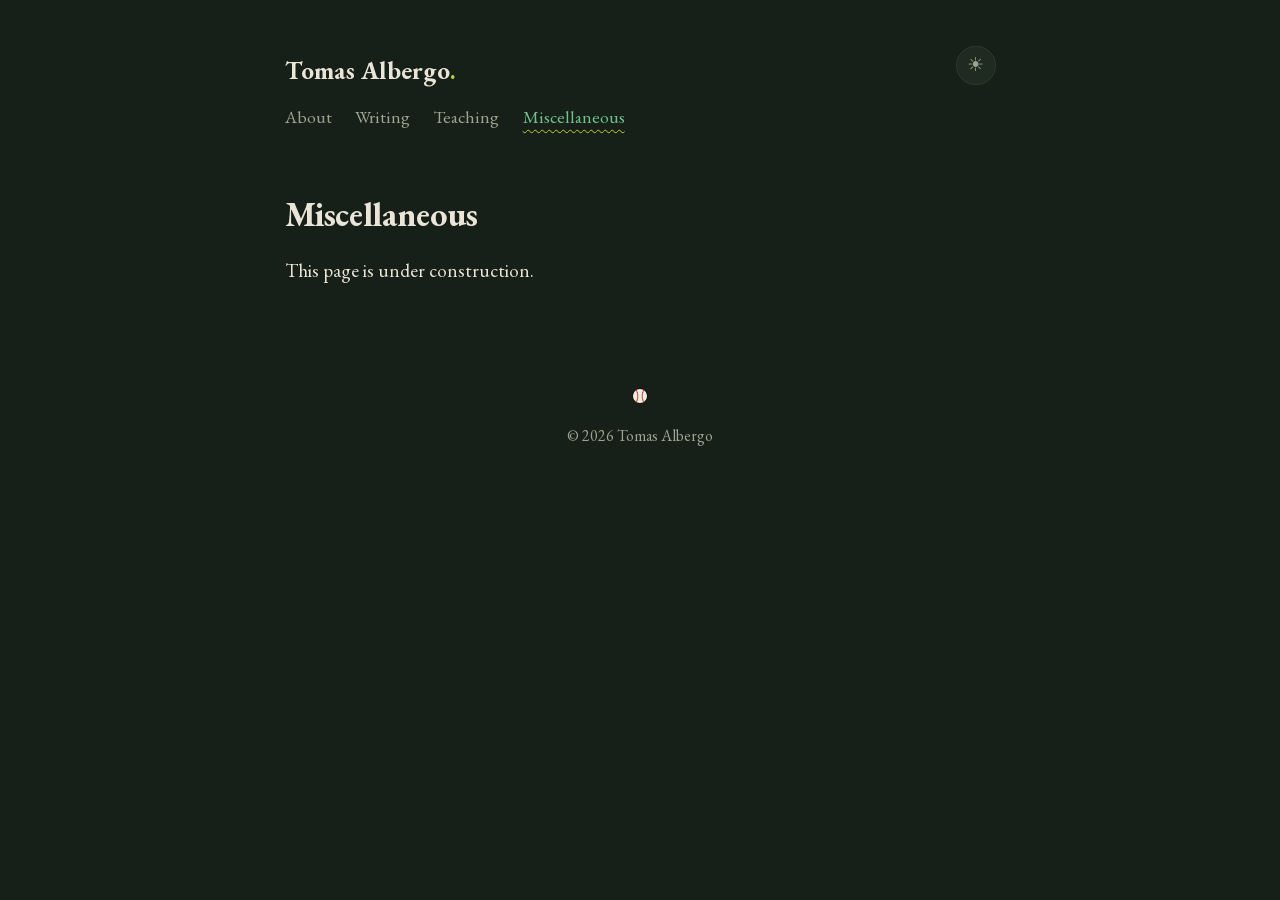
<file: miscellaneous.html>
<!DOCTYPE html>
<html lang="en">
<head>
  <meta charset="utf-8">
  <meta name="viewport" content="width=device-width, initial-scale=1">
  <title>Miscellaneous — Tomas Albergo</title>
  <meta name="description" content="The personal page: things Tomas Albergo likes beyond philosophy.">
  <meta property="og:type" content="website">
  <meta property="og:title" content="Miscellaneous — Tomas Albergo">
  <meta property="og:description" content="The personal page: things Tomas Albergo likes beyond philosophy.">
  <meta property="og:url" content="https://tomasalbergo.com/miscellaneous.html">
  <meta property="og:image" content="https://tomasalbergo.com/photo.jpg">
  <meta name="twitter:card" content="summary">
  <link rel="icon" href="favicon.svg" type="image/svg+xml">
  <link rel="stylesheet" href="style.css">
  <script src="theme.js"></script>
  <script src="runner.js" defer></script>
</head>
<body>

<header class="site-header">
  <a class="wordmark" href="index.html">Tomas Albergo<span class="dot">.</span></a>
  <nav>
    <a href="index.html">About</a>
    <a href="writing.html">Writing</a>
    <a href="teaching.html">Teaching</a>
    <a href="miscellaneous.html" aria-current="page">Miscellaneous</a>
  </nav>
</header>

<main>
  <h1>Miscellaneous</h1>
  <p>
    This page is under construction.
  </p>
</main>

<p class="asterism"><svg class="footer-ball" viewBox="0 0 32 32" aria-hidden="true"><circle cx="16" cy="16" r="13.5"/><path d="M9.2 5.2 A 21 21 0 0 1 9.2 26.8"/><path d="M22.8 5.2 A 21 21 0 0 0 22.8 26.8"/></svg></p>

<footer class="site-footer">
  © 2026 Tomas Albergo
</footer>

</body>
</html>
</file>
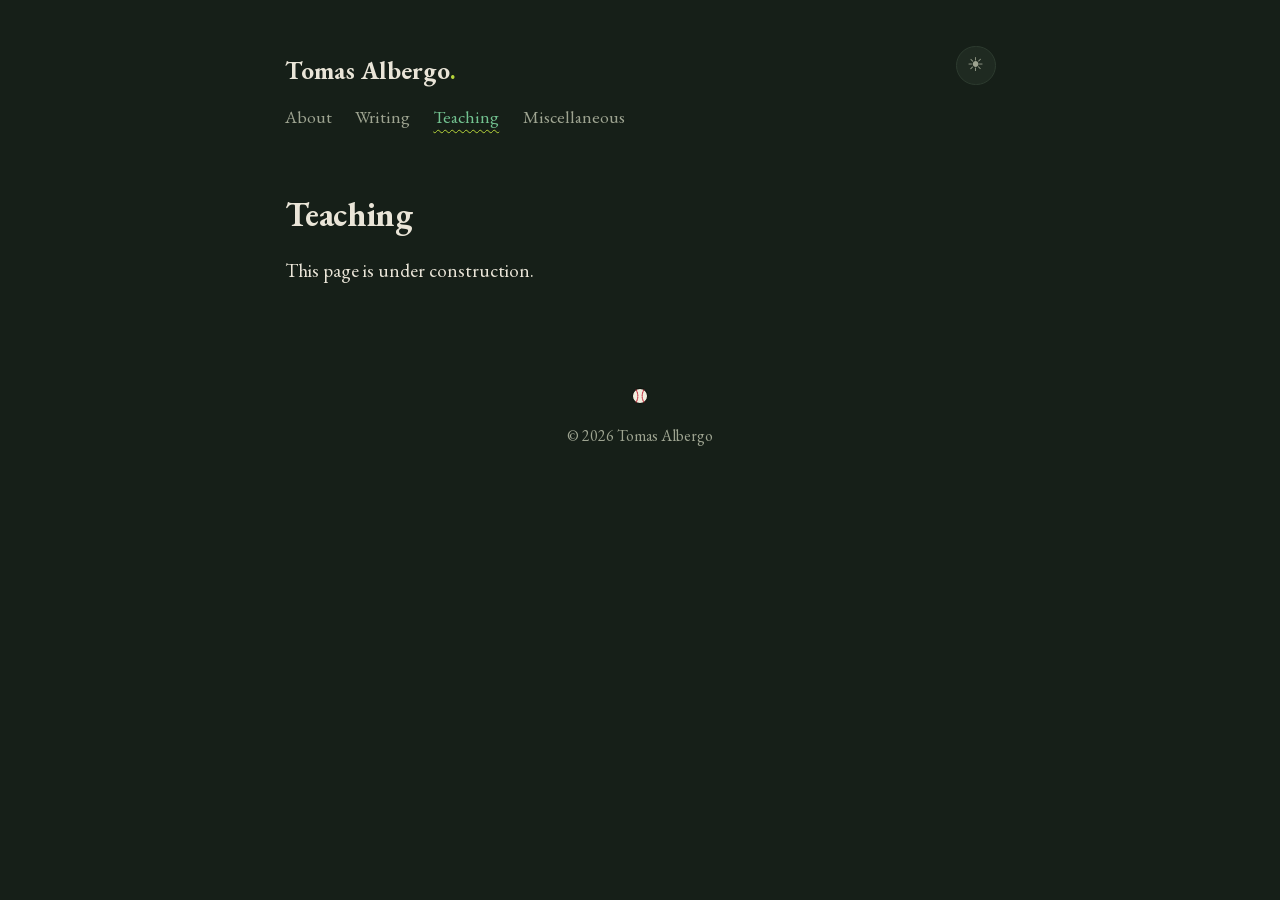
<file: teaching.html>
<!DOCTYPE html>
<html lang="en">
<head>
  <meta charset="utf-8">
  <meta name="viewport" content="width=device-width, initial-scale=1">
  <title>Teaching — Tomas Albergo</title>
  <meta name="description" content="Courses taught by Tomas Albergo.">
  <meta property="og:type" content="website">
  <meta property="og:title" content="Teaching — Tomas Albergo">
  <meta property="og:description" content="Courses taught by Tomas Albergo.">
  <meta property="og:url" content="https://tomasalbergo.com/teaching.html">
  <meta property="og:image" content="https://tomasalbergo.com/photo.jpg">
  <meta name="twitter:card" content="summary">
  <link rel="icon" href="favicon.svg" type="image/svg+xml">
  <link rel="stylesheet" href="style.css">
  <script src="theme.js"></script>
  <script src="runner.js" defer></script>
</head>
<body>

<header class="site-header">
  <a class="wordmark" href="index.html">Tomas Albergo<span class="dot">.</span></a>
  <nav>
    <a href="index.html">About</a>
    <a href="writing.html">Writing</a>
    <a href="teaching.html" aria-current="page">Teaching</a>
    <a href="miscellaneous.html">Miscellaneous</a>
  </nav>
</header>

<main>
  <h1>Teaching</h1>
  <p>
    This page is under construction.
  </p>
</main>

<p class="asterism"><svg class="footer-ball" viewBox="0 0 32 32" aria-hidden="true"><circle cx="16" cy="16" r="13.5"/><path d="M9.2 5.2 A 21 21 0 0 1 9.2 26.8"/><path d="M22.8 5.2 A 21 21 0 0 0 22.8 26.8"/></svg></p>

<footer class="site-footer">
  © 2026 Tomas Albergo
</footer>

</body>
</html>
</file>
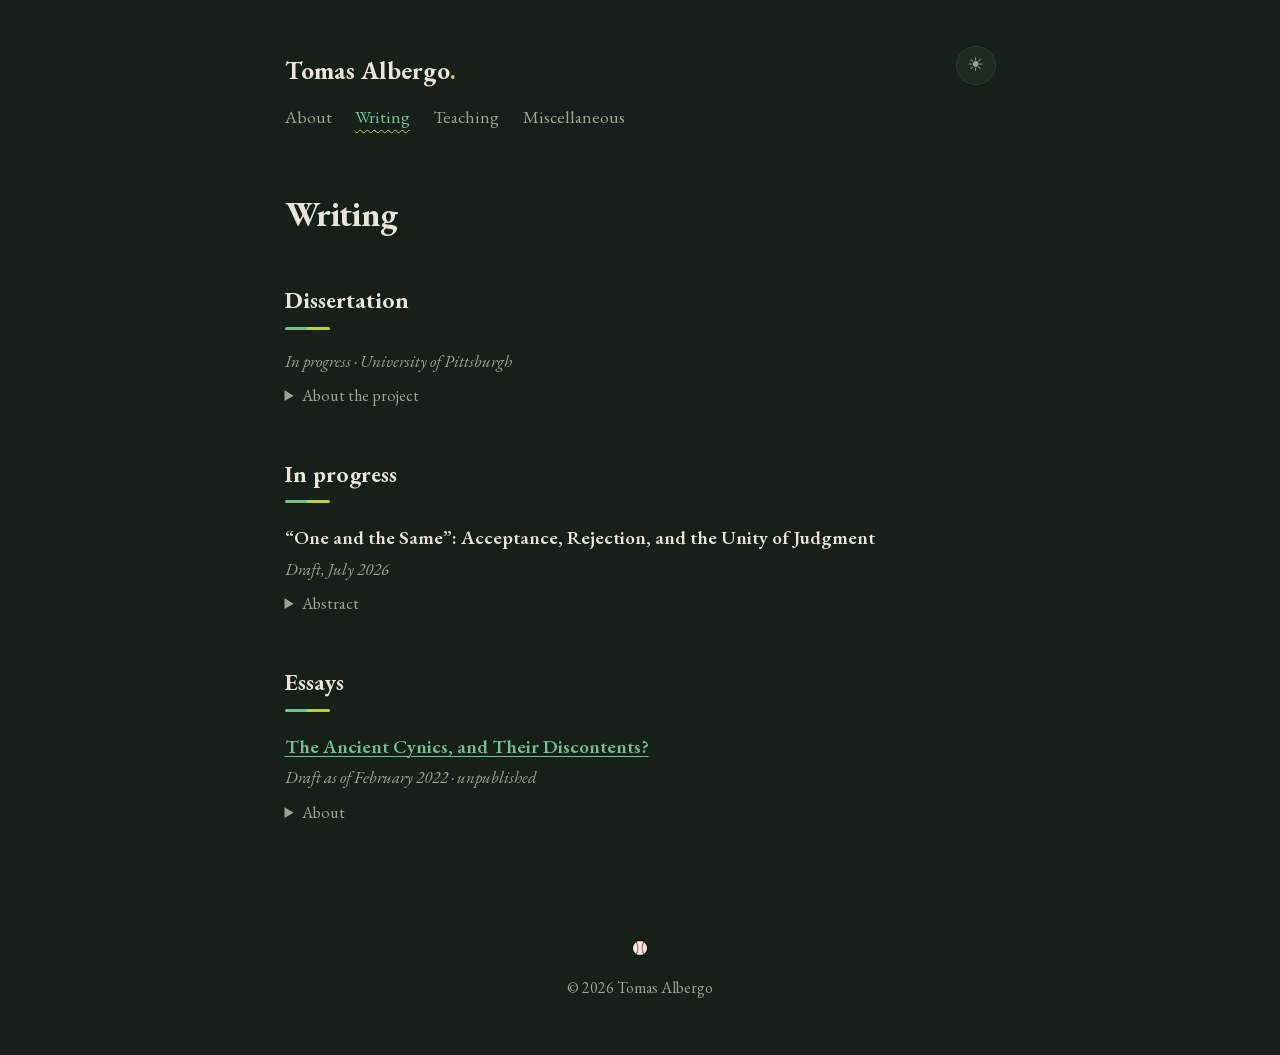
<file: writing.html>
<!DOCTYPE html>
<html lang="en">
<head>
  <meta charset="utf-8">
  <meta name="viewport" content="width=device-width, initial-scale=1">
  <title>Writing — Tomas Albergo</title>
  <meta name="description" content="Published and unpublished writing by Tomas Albergo.">
  <meta property="og:type" content="website">
  <meta property="og:title" content="Writing — Tomas Albergo">
  <meta property="og:description" content="Published and unpublished writing by Tomas Albergo.">
  <meta property="og:url" content="https://tomasalbergo.com/writing.html">
  <meta property="og:image" content="https://tomasalbergo.com/photo.jpg">
  <meta name="twitter:card" content="summary">
  <link rel="icon" href="favicon.svg" type="image/svg+xml">
  <link rel="stylesheet" href="style.css">
  <script src="theme.js"></script>
  <script src="runner.js" defer></script>
</head>
<body>

<header class="site-header">
  <a class="wordmark" href="index.html">Tomas Albergo<span class="dot">.</span></a>
  <nav>
    <a href="index.html">About</a>
    <a href="writing.html" aria-current="page">Writing</a>
    <a href="teaching.html">Teaching</a>
    <a href="miscellaneous.html">Miscellaneous</a>
  </nav>
</header>

<main>
  <h1>Writing</h1>

  <h2>Dissertation</h2>

  <article class="entry">
    <p class="meta">In progress · University of Pittsburgh</p>
    <details>
      <summary>About the project</summary>
      <p>
        What is it for an act of judgment to be determinate — to
        <em>settle</em> a question, rather than merely land on one side
        of it? Frege locates the answer in content; the rejectivists
        (Smiley, Rumfitt, Price) distribute it across two primitive
        forces; Brandom grounds it in normative practice. I argue that
        these accounts share an assumption of act-extrinsic
        determinacy: each explains the exclusion of the opposite by
        something outside the act of judging. Against this, the
        dissertation develops an account of belief — judgment — on
        which exclusionary structure belongs to the act’s own
        self-conscious form.
      </p>
    </details>
  </article>

  <h2>In progress</h2>

  <article class="entry">
    <h3>“One and the Same”: Acceptance, Rejection, and the Unity of Judgment</h3>
    <p class="meta">Draft, July 2026</p>
    <details>
      <summary>Abstract</summary>
      <p>
        An early Fregean fragment claims that rejecting a thought and
        accepting its opposite are one and the same. Frege’s later
        doctrine secures the identity only by reduction; Smiley,
        Rumfitt, Price, and Brandom recover successively stronger
        relations between rejection and asserted negation —
        equivalence, interderivability, dual description of one
        utterance, identity of deontic position — without explaining
        the identity itself. This paper argues that judgment is the
        determination of an issue whose opposed resolutions are already
        intelligible in understanding a thought: accepting <em>p</em>
        and rejecting <em>¬p</em> are two descriptions of one answer —
        the first through what is affirmed, the second through what is
        ruled out.
      </p>
    </details>
  </article>

  <h2>Essays</h2>

  <article class="entry">
    <h3><a href="ancient-cynics.html">The Ancient Cynics, and Their Discontents?</a></h3>
    <p class="meta">Draft as of February 2022 · unpublished</p>
    <details>
      <summary>About</summary>
      <p>
        Were the Cynics philosophers, or just street theater? Against
        Ansgar Allen’s reading of them as unprincipled countercultural
        practice — no doctrine, no <em>telos</em> — this essay argues
        that the anecdotes, read patiently, show the Dogs to be tamer,
        funnier, and more principled than advertised: an articulable
        ethics of simple contentment, with reasons behind the
        shamelessness. Allen, it suggests, projects modern
        lowercase-‘c’ cynicism back onto the ancients.
      </p>
    </details>
  </article>

  <!-- When something is published, add a "Published" section above
       "Dissertation" with entries like:
  <h2>Published</h2>
  <article class="entry">
    <h3>“Paper title”</h3>
    <p class="meta">Journal Name 00 (2027): 1–24</p>
    <p class="links"><a href="paper.pdf">pdf</a> · <a href="https://doi.org/...">journal</a></p>
    <details><summary>Abstract</summary><p>…</p></details>
  </article>
  -->

</main>

<p class="asterism"><svg class="footer-ball" viewBox="0 0 32 32" aria-hidden="true"><circle cx="16" cy="16" r="13.5"/><path d="M9.2 5.2 A 21 21 0 0 1 9.2 26.8"/><path d="M22.8 5.2 A 21 21 0 0 0 22.8 26.8"/></svg></p>

<footer class="site-footer">
  © 2026 Tomas Albergo
</footer>

</body>
</html>
</file>
<file: style.css>
/* ———————————————————————————————————————————————
   A warm, personal, lightweight stylesheet.
   Colors live in the :root block below — change them
   there and the whole site follows.
   ——————————————————————————————————————————————— */

/* EB Garamond, self-hosted (latin subset; other scripts fall back
   to the system serifs in the font stack) */
@font-face {
  font-family: 'EB Garamond';
  font-style: normal;
  font-weight: 400 800;
  font-display: swap;
  src: url('fonts/EBGaramond-latin.woff2') format('woff2');
  unicode-range: U+0000-00FF, U+0131, U+0152-0153, U+02BB-02BC, U+02C6, U+02DA, U+02DC, U+0304, U+0308, U+0329, U+2000-206F, U+20AC, U+2122, U+2191, U+2193, U+2212, U+2215, U+FEFF, U+FFFD;
}

@font-face {
  font-family: 'EB Garamond';
  font-style: italic;
  font-weight: 400 800;
  font-display: swap;
  src: url('fonts/EBGaramond-Italic-latin.woff2') format('woff2');
  unicode-range: U+0000-00FF, U+0131, U+0152-0153, U+02BB-02BC, U+02C6, U+02DA, U+02DC, U+0304, U+0308, U+0329, U+2000-206F, U+20AC, U+2122, U+2191, U+2193, U+2212, U+2215, U+FEFF, U+FFFD;
}

:root {
  color-scheme: dark;
  /* The dark "jungle at dusk" palette is the site's default face.
     The toggle (theme.js) switches to the light cream palette below
     and remembers the choice. */
  --paper: #161f18;      /* jungle at dusk */
  --paper-raised: #1f2a21;
  --ink: #eae5d8;        /* kept cream rather than green — reads as lamplight */
  --ink-soft: #9ea491;
  --accent: #72c290;     /* fern glow */
  --accent-soft: #2c5e42;
  --rule: #2d3b2f;
  /* flourish colors (dot, heading stroke, wavy underline, asterism) */
  --pop: #b6d43a;        /* lime glow */
  --pop-strong: #b6d43a;
  /* selected-text color: ordinary ink on the green highlight */
  --selection-ink: var(--ink);
  /* the outfield philosopher's paints (sprite injected by runner.js;
     his laurel uses --accent directly) */
  --spr-outline: #10150f;
  --spr-cloth: #f2eede;      /* chiton + ball */
  --spr-skin: #d19a6b;
  --spr-beard: #a89e88;
  --spr-wood: #9c6b3e;       /* glove, sandal soles, torch handle */
  --spr-fold: #d6d0bc;       /* himation fold line */
  --spr-flair: var(--pop);   /* meander hem — follows the flourishes */
  --spr-flame: #f5883a;
  --spr-flame-core: #ffd45c;
  --spr-stitch: #c53042;     /* ball stitches (same in both themes) */
}

/* The light "warm cream" palette, applied only when the visitor flips
   the toggle (theme.js sets data-theme="light"). */
:root[data-theme="light"] {
  color-scheme: light;
  --paper: #faf6ec;        /* warm cream background */
  --paper-raised: #f0ecdc; /* slightly deeper paper, for cards */
  --ink: #26291f;          /* warm near-black text */
  --ink-soft: #626b52;     /* muted gray-green for secondary text */
  --accent: #276b4b;       /* rainforest emerald */
  --accent-soft: #8db892;
  --rule: #e2dfc8;         /* hairlines and borders */
  /* in light mode the flourishes follow the greens, not the lime */
  --pop: var(--accent-soft);
  --pop-strong: var(--accent);
  /* selection reads inverted in light mode: paper on green */
  --selection-ink: var(--paper);
  --spr-outline: #2b2620;
  --spr-cloth: #fffdf5;
  --spr-skin: #e0a877;
  --spr-beard: #c9bea8;
  --spr-wood: #8a5a33;
  --spr-fold: #e8e1cd;
  --spr-flair: #f0641e;    /* orange hem in light mode */
  --spr-flame: #ee7422;
  --spr-flame-core: #f9c440;
}

* { box-sizing: border-box; }

/* Garamond runs small for its point size, so the whole rem scale
   gets one notch up (16px → 18px) to compensate */
html { font-size: 112.5%; }

body {
  margin: 0;
  background: var(--paper);
  color: var(--ink);
  font-family: 'EB Garamond', Garamond, 'Iowan Old Style', 'Palatino Linotype', Palatino, Georgia, serif;
  font-size: 1.0625rem;
  line-height: 1.65;
  -webkit-font-smoothing: antialiased;
}

.site-header, main, .site-footer {
  max-width: 42rem;
  margin-inline: auto;
  padding-inline: 1.25rem;
}

::selection { background: var(--accent-soft); color: var(--selection-ink); }

:focus-visible { outline: 2px solid var(--accent); outline-offset: 3px; border-radius: 2px; }

/* anchor jumps (e.g. footnote backlinks) land below the sticky header */
:target { scroll-margin-top: 7rem; }

/* ——— Header & navigation ——— */

/* The header rides along: it hides while you scroll down to read, and
   slides back the moment you scroll up (theme.js toggles the classes). */
.site-header {
  padding-top: 2.75rem;
  padding-bottom: 0.9rem;
  position: sticky;
  top: 0;
  z-index: 40;
  background: var(--paper);
  border-bottom: 1px solid transparent;
  transition: transform 0.25s ease, padding 0.25s ease,
              background-color 0.25s ease, border-color 0.25s ease;
}

.site-header.scrolled {
  padding-top: 0.9rem;
  border-bottom-color: var(--rule);
}

.site-header.header-hidden { transform: translateY(-100%); }

.wordmark {
  font-size: 1.4rem;
  font-weight: 700;
  letter-spacing: 0.01em;
  color: var(--ink);
  text-decoration: none;
}

.wordmark .dot { color: var(--pop-strong); }

.site-header nav {
  margin-top: 0.6rem;
  display: flex;
  flex-wrap: wrap;
  gap: 0.35rem 1.3rem;
  font-size: 0.98rem;
}

.site-header nav a {
  color: var(--ink-soft);
  text-decoration: none;
}

.site-header nav a:hover { color: var(--accent); }

.site-header nav a[aria-current="page"] {
  color: var(--accent);
  text-decoration: underline wavy;
  text-decoration-color: var(--pop);
  text-decoration-thickness: 1px;
  text-underline-offset: 6px;
}

/* the light/dark switch (inserted by theme.js) */
.theme-toggle {
  position: absolute;
  top: 2.55rem;
  right: 1.25rem;
  width: 2.2rem;
  height: 2.2rem;
  border-radius: 50%;
  border: 1px solid var(--rule);
  background: var(--paper-raised);
  color: var(--ink-soft);
  font: inherit;
  font-size: 1.05rem;
  line-height: 1;
  cursor: pointer;
  padding: 0;
}

.theme-toggle:hover {
  color: var(--pop-strong);
  border-color: var(--accent-soft);
}

.site-header.scrolled .theme-toggle { top: 0.7rem; }

body, .theme-toggle {
  transition: background-color 0.25s ease, color 0.25s ease,
              top 0.25s ease;
}

/* the back-to-top button (inserted by theme.js on long pages) */
.to-top {
  position: fixed;
  right: 1.1rem;
  bottom: 1.1rem;
  z-index: 45;
  width: 2.2rem;
  height: 2.2rem;
  border-radius: 50%;
  border: 1px solid var(--rule);
  background: var(--paper-raised);
  color: var(--ink-soft);
  font: inherit;
  font-size: 1rem;
  line-height: 1;
  cursor: pointer;
  padding: 0;
  opacity: 0;
  visibility: hidden;
  transition: opacity 0.25s ease, visibility 0.25s ease, color 0.25s ease;
}

.to-top.show { opacity: 1; visibility: visible; }

.to-top:hover {
  color: var(--pop-strong);
  border-color: var(--accent-soft);
}

/* ——— Main content ——— */

main { padding-top: 2.5rem; padding-bottom: 1rem; }

main a {
  color: var(--accent);
  text-decoration-thickness: 1px;
  text-underline-offset: 2.5px;
}

main a:hover { text-decoration-thickness: 2px; }

h1 {
  font-size: 1.9rem;
  line-height: 1.25;
  letter-spacing: -0.01em;
  margin: 0 0 1rem;
}

h2 {
  font-size: 1.3rem;
  margin: 2.5rem 0 1rem;
}

/* the little stroke under every h2: one stroke, two poles —
   after the site owner's thesis that accepting p and rejecting ¬p
   are two descriptions of one act */
h2::after {
  content: "";
  display: block;
  width: 2.5rem;
  height: 3px;
  margin-top: 0.4rem;
  border-radius: 2px;
  background: linear-gradient(90deg, var(--accent) 0 50%, var(--pop) 50% 100%);
}

/* ——— About page intro ——— */

/* present for screen readers and document structure, not shown */
.visually-hidden {
  position: absolute;
  width: 1px;
  height: 1px;
  margin: -1px;
  padding: 0;
  overflow: hidden;
  clip: rect(0 0 0 0);
  white-space: nowrap;
  border: 0;
}

.intro {
  display: flex;
  gap: 2rem;
  align-items: flex-start;
}

/* with no visible heading, the first line should sit flush with the
   top of the portrait */
.intro p:first-of-type { margin-top: 0; }

.portrait {
  flex-shrink: 0;
  width: 7.5rem;
  height: 7.5rem;
  border-radius: 14px;
  rotate: -2deg;
  object-fit: cover;
  border: 1px solid var(--rule);
  box-shadow: 5px 5px 0 var(--paper-raised);
}

/* placeholder version, until a real photo replaces it */
div.portrait {
  display: grid;
  place-items: center;
  background: var(--paper-raised);
  color: var(--ink-soft);
  font-size: 2.1rem;
  letter-spacing: 0.05em;
}

.contact-line {
  color: var(--ink-soft);
  font-size: 0.95rem;
}

/* ——— Entries (writing, teaching) ——— */

.entry { margin-bottom: 1.75rem; }

.entry h3 {
  font-size: 1.08rem;
  font-weight: 600;
  margin: 0 0 0.15rem;
}

.entry .meta {
  font-style: italic;
  color: var(--ink-soft);
  font-size: 0.94rem;
  margin: 0;
}

.entry .links {
  font-size: 0.9rem;
  margin: 0.25rem 0 0;
}

.entry details { margin-top: 0.4rem; }

.entry summary {
  cursor: pointer;
  font-size: 0.9rem;
  color: var(--ink-soft);
  width: fit-content;
}

.entry summary:hover { color: var(--accent); }

.entry details p {
  font-size: 0.95rem;
  color: var(--ink-soft);
  border-left: 2px solid var(--rule);
  padding-left: 0.9rem;
  margin: 0.5rem 0 0;
}

/* ——— Flourishes ——— */

.asterism {
  text-align: center;
  color: var(--pop-strong);
  font-size: 1.1rem;
  margin: 3.5rem 0 0;
  user-select: none;
}

/* the ornament is a baseball (the favicon is its twin) */
.asterism .footer-ball {
  display: block;
  width: 18px;
  height: 18px;
  margin-inline: auto;
}

.footer-ball circle {
  fill: var(--spr-cloth);
  stroke: var(--spr-outline);
  stroke-width: 2;
}

.footer-ball path {
  fill: none;
  stroke: var(--spr-stitch);
  stroke-width: 1.9;
  stroke-linecap: round;
  stroke-dasharray: 2.4 1.9;
}

blockquote {
  margin: 1.5rem 0;
  padding-left: 1.1rem;
  border-left: 3px solid var(--accent-soft);
  font-style: italic;
  color: var(--ink-soft);
}

blockquote cite { font-style: normal; font-size: 0.9rem; }

/* ——— Footer ——— */

.site-footer {
  padding-top: 1rem;
  padding-bottom: 3rem;
  color: var(--ink-soft);
  font-size: 0.88rem;
  text-align: center;
}

/* ——— Small screens ——— */

@media (max-width: 34rem) {
  .intro { flex-direction: column; }
  h1 { font-size: 1.6rem; }
}

/* ——— The outfield philosopher ———
   A pixel-art Greek philosopher (injected by runner.js) chases a fly
   ball along the bottom of the page: once per visit, replayable by
   clicking the wordmark's green dot. To remove him: delete runner.js,
   its <script> line in each page, this section, and the --spr-*
   variables in the color blocks above. */

.runner-svg { display: block; width: 48px; height: auto; }
.ball-svg { display: block; width: 12px; height: auto; }

.runner-svg .pk, .ball-svg .pk { fill: var(--spr-outline); }
.runner-svg .pw, .ball-svg .pw { fill: var(--spr-cloth); }
.runner-svg .pr, .ball-svg .pr { fill: var(--spr-stitch); }
.runner-svg .pt { fill: var(--spr-skin); }
.runner-svg .pg { fill: var(--spr-beard); }
.runner-svg .pn { fill: var(--spr-wood); }
.runner-svg .ps { fill: var(--spr-fold); }
.runner-svg .pa { fill: var(--accent); }    /* laurel */
.runner-svg .po { fill: var(--spr-flair); } /* meander hem */
.runner-svg .pf { fill: var(--spr-flame); }
.runner-svg .py { fill: var(--spr-flame-core); }

.runner {
  position: fixed;
  left: 0;
  bottom: 0.4rem;
  z-index: 60;
  pointer-events: none;
  visibility: hidden;
  transform: translateX(-90px);
  will-change: transform;
}

.runner.running {
  visibility: visible;
  animation: runner-cross 8.5s linear forwards;
}

@keyframes runner-cross {
  from { transform: translateX(-90px); }
  to   { transform: translateX(calc(100vw + 50px)); }
}

/* two-frame gait (the torch flame flickers with it) plus a lean-and-bob */
.runner .fb, .runner .fc { opacity: 0; }
.runner.running .fa { animation: runner-gait-a 0.32s steps(1, end) infinite; }
.runner.running .fb { animation: runner-gait-b 0.32s steps(1, end) infinite; }
.runner.running .runner-svg { animation: runner-bob 0.32s ease-in-out infinite alternate; }
@keyframes runner-gait-a { 0%, 100% { opacity: 1; } 50% { opacity: 0; } }
@keyframes runner-gait-b { 0% { opacity: 0; } 50% { opacity: 1; } 100% { opacity: 0; } }
@keyframes runner-bob {
  from { transform: rotate(3deg) translateY(0); }
  to   { transform: rotate(3deg) translateY(-2px); }
}

/* the fly ball, animated relative to the runner so the catch lands in
   the glove at any viewport width: he gets a head start, the ball is
   hit in from the left edge at ~2.3x his speed, apex at 60% of the
   crossing, gloved at 74% */
.runner .ballw { position: absolute; left: 0; top: 0; opacity: 0; }
.runner.running .ballw { animation: runner-ball-show 8.5s linear forwards; }
.runner.running .ballx { animation: runner-ball-x 8.5s linear forwards; }
.runner.running .bally { animation: runner-ball-y 8.5s linear forwards; }
@keyframes runner-ball-show {
  0%, 44% { opacity: 0; }
  45%, 100% { opacity: 1; }
}
@keyframes runner-ball-x {
  0%, 45% { transform: translateX(calc(7px - 45vw)); }
  74%, 100% { transform: translateX(36px); }
}
@keyframes runner-ball-y {
  0%, 45% { transform: translateY(-30px); animation-timing-function: cubic-bezier(0.2, 0.6, 0.5, 1); }
  60% { transform: translateY(-340px); animation-timing-function: cubic-bezier(0.5, 0, 0.9, 0.6); }
  74%, 100% { transform: translateY(2px); }
}

/* reduced motion: the automatic appearance becomes a quiet fade in the
   corner, ball already gloved, torch aloft. A click on the dot is an
   explicit request (runner.js adds .force), so it still plays the
   full sprint. */
@media (prefers-reduced-motion: reduce) {
  .runner:not(.force) { left: auto; right: 1rem; transform: none; }
  .runner:not(.force).running { animation: runner-appear 3s ease forwards; }
  .runner:not(.force).running .fa,
  .runner:not(.force).running .fb { animation: none; opacity: 0; }
  .runner:not(.force).running .fc { opacity: 1; }
  .runner:not(.force).running .runner-svg { animation: none; }
  .runner:not(.force) .ballw { display: none; }
  @keyframes runner-appear {
    0% { opacity: 0; } 25% { opacity: 1; }
    75% { opacity: 1; } 100% { opacity: 0; }
  }
}

.wordmark .dot { cursor: pointer; }
</file>
